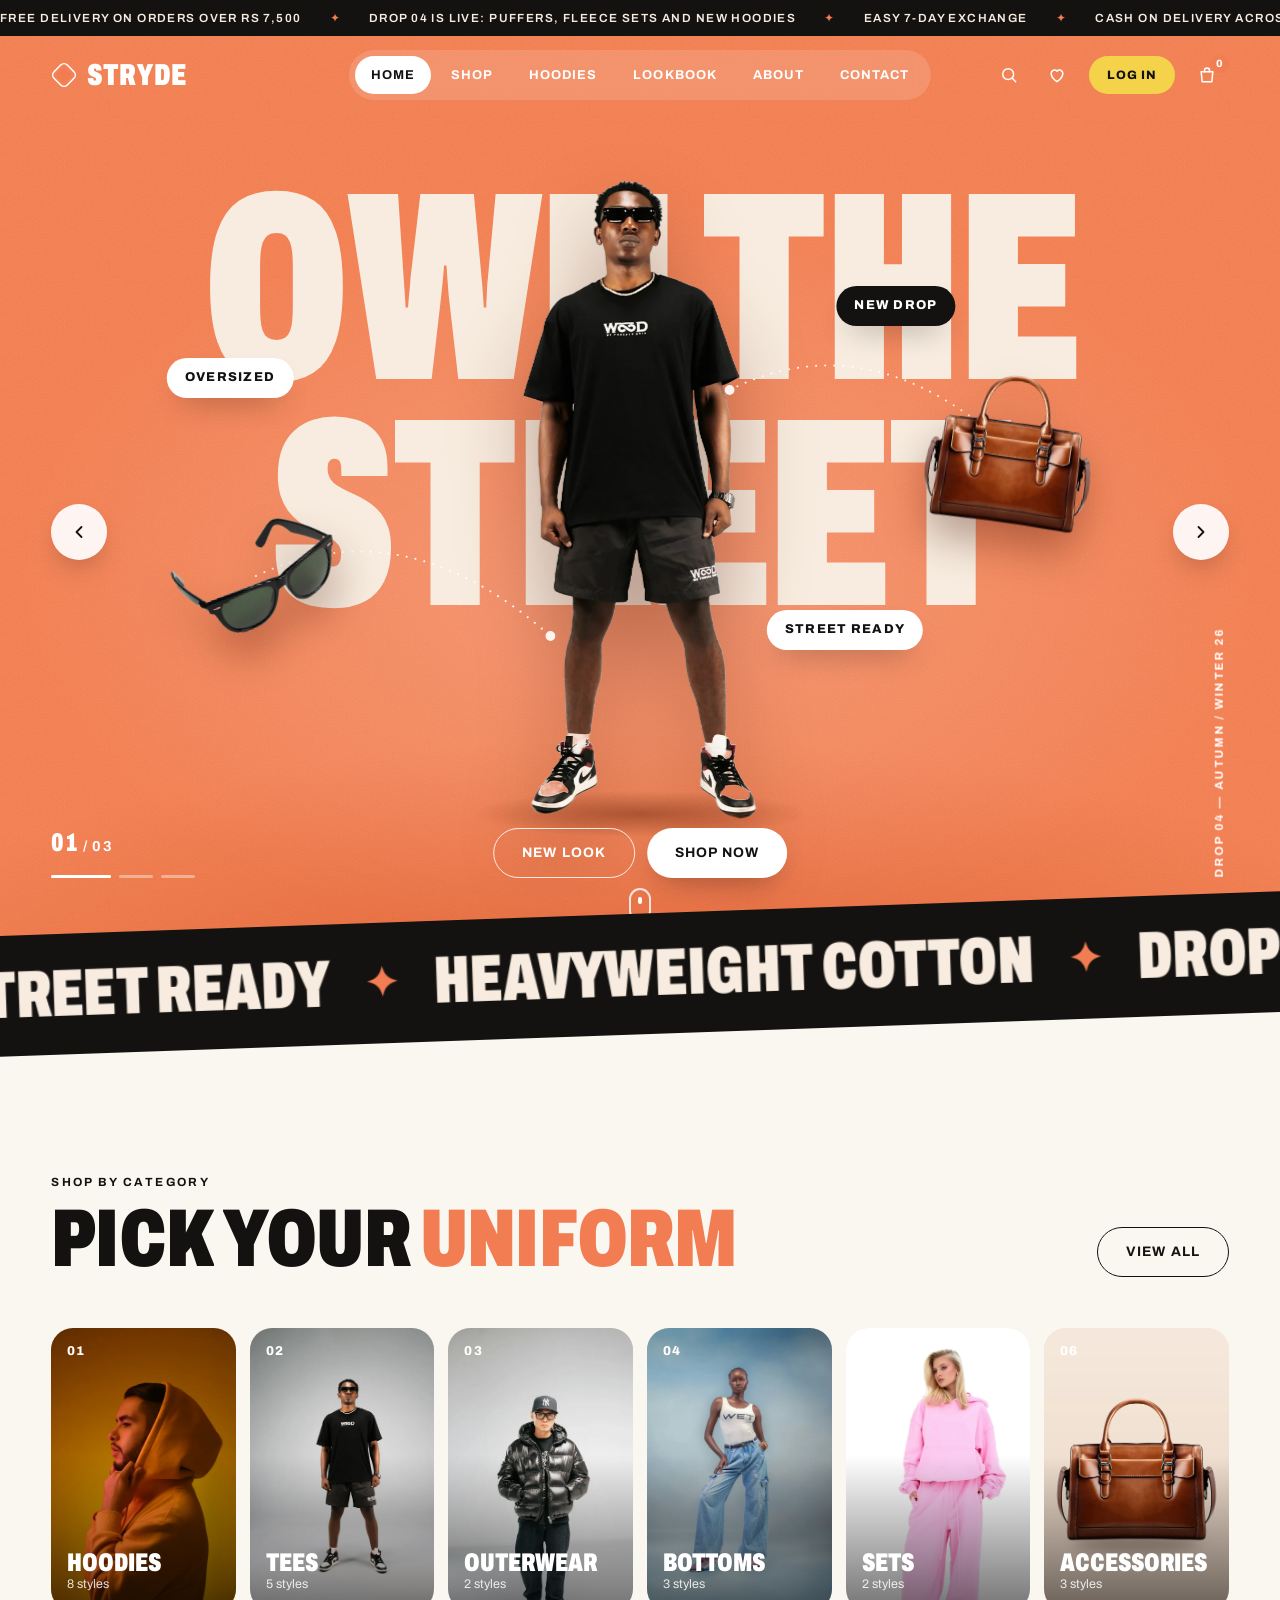
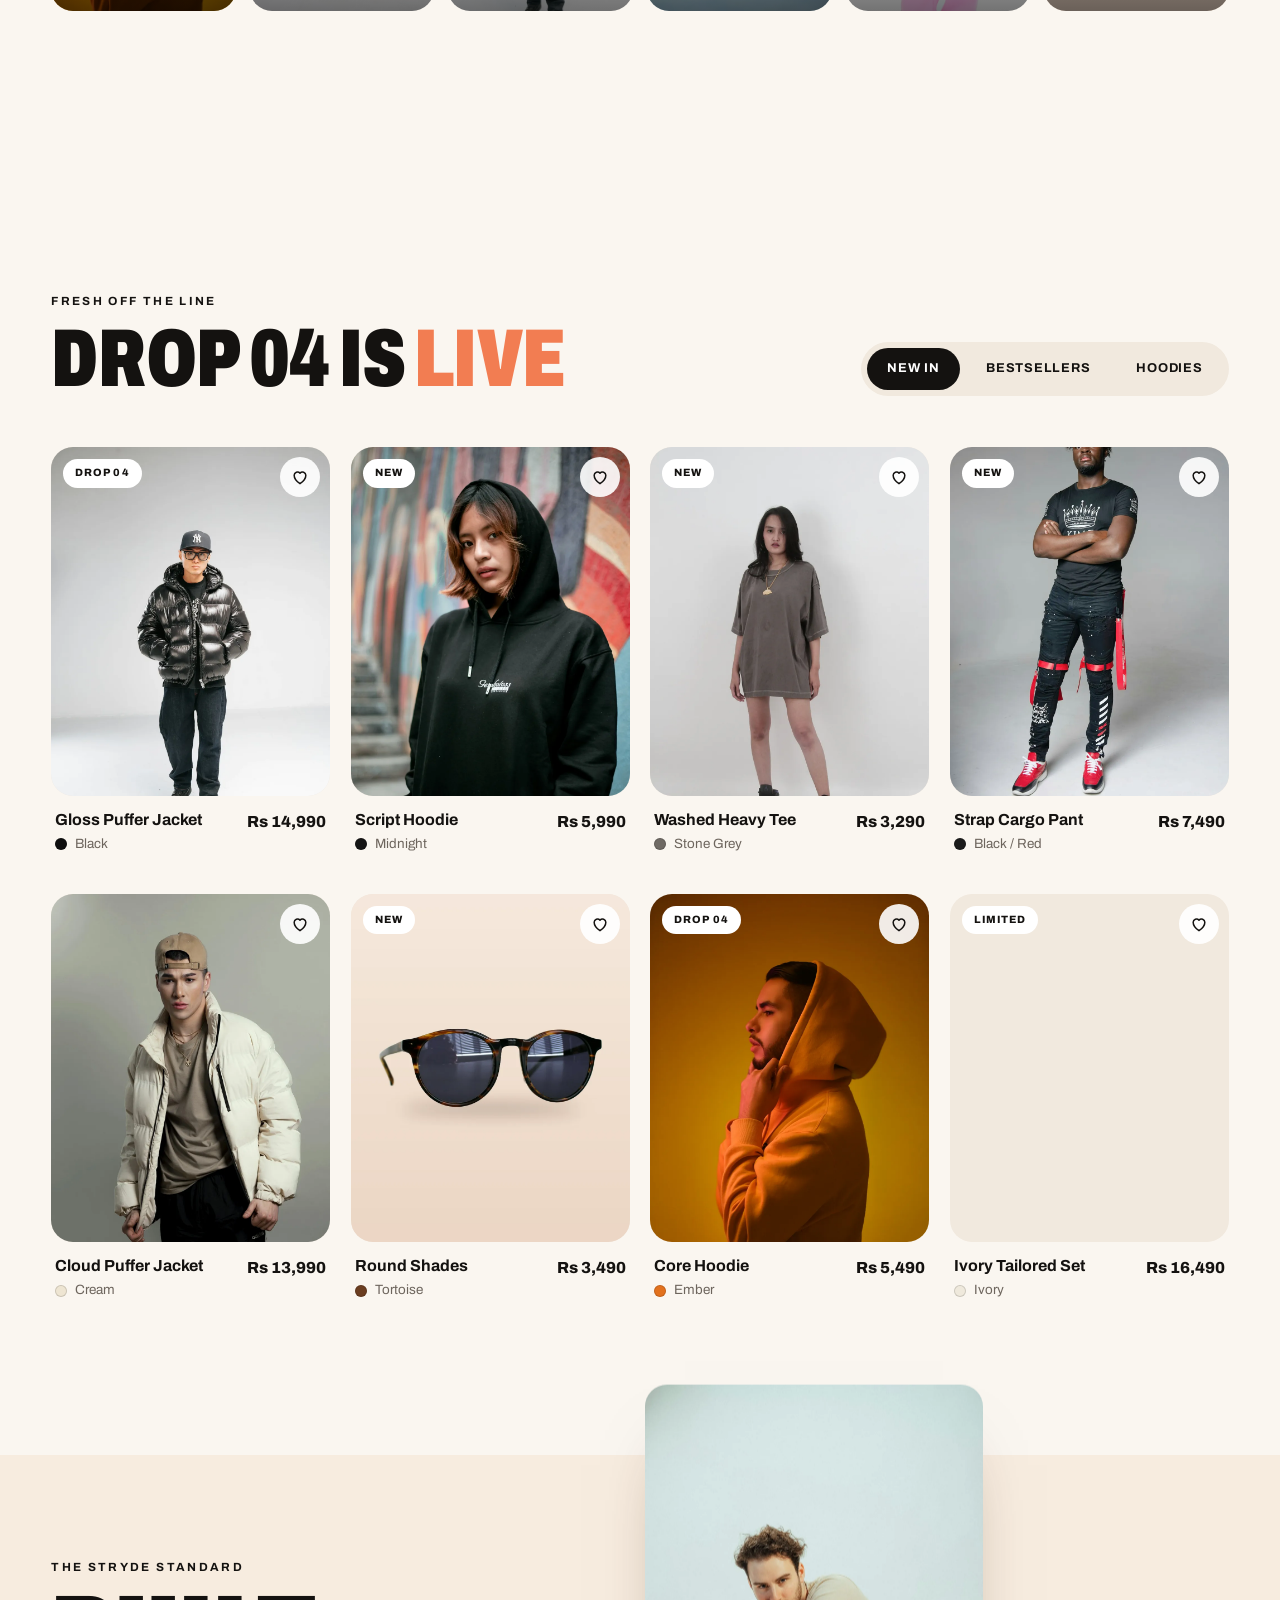
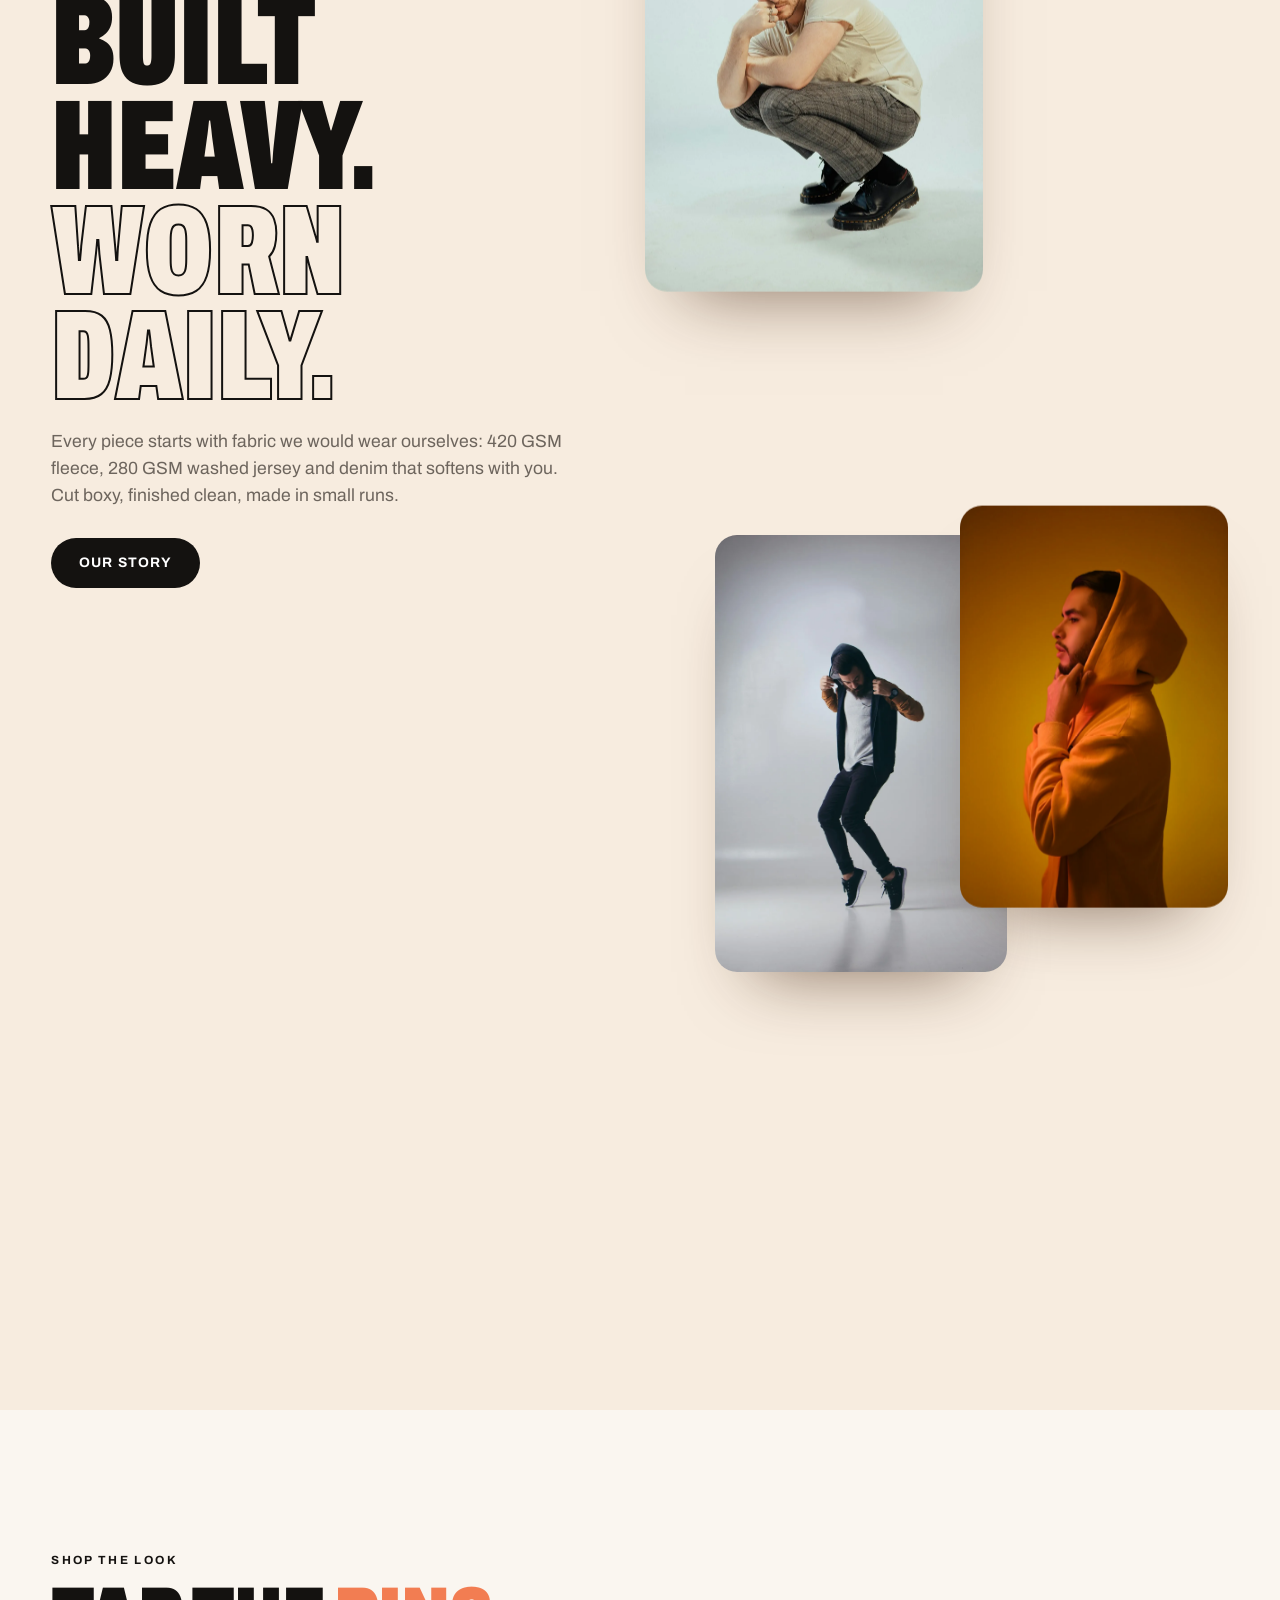
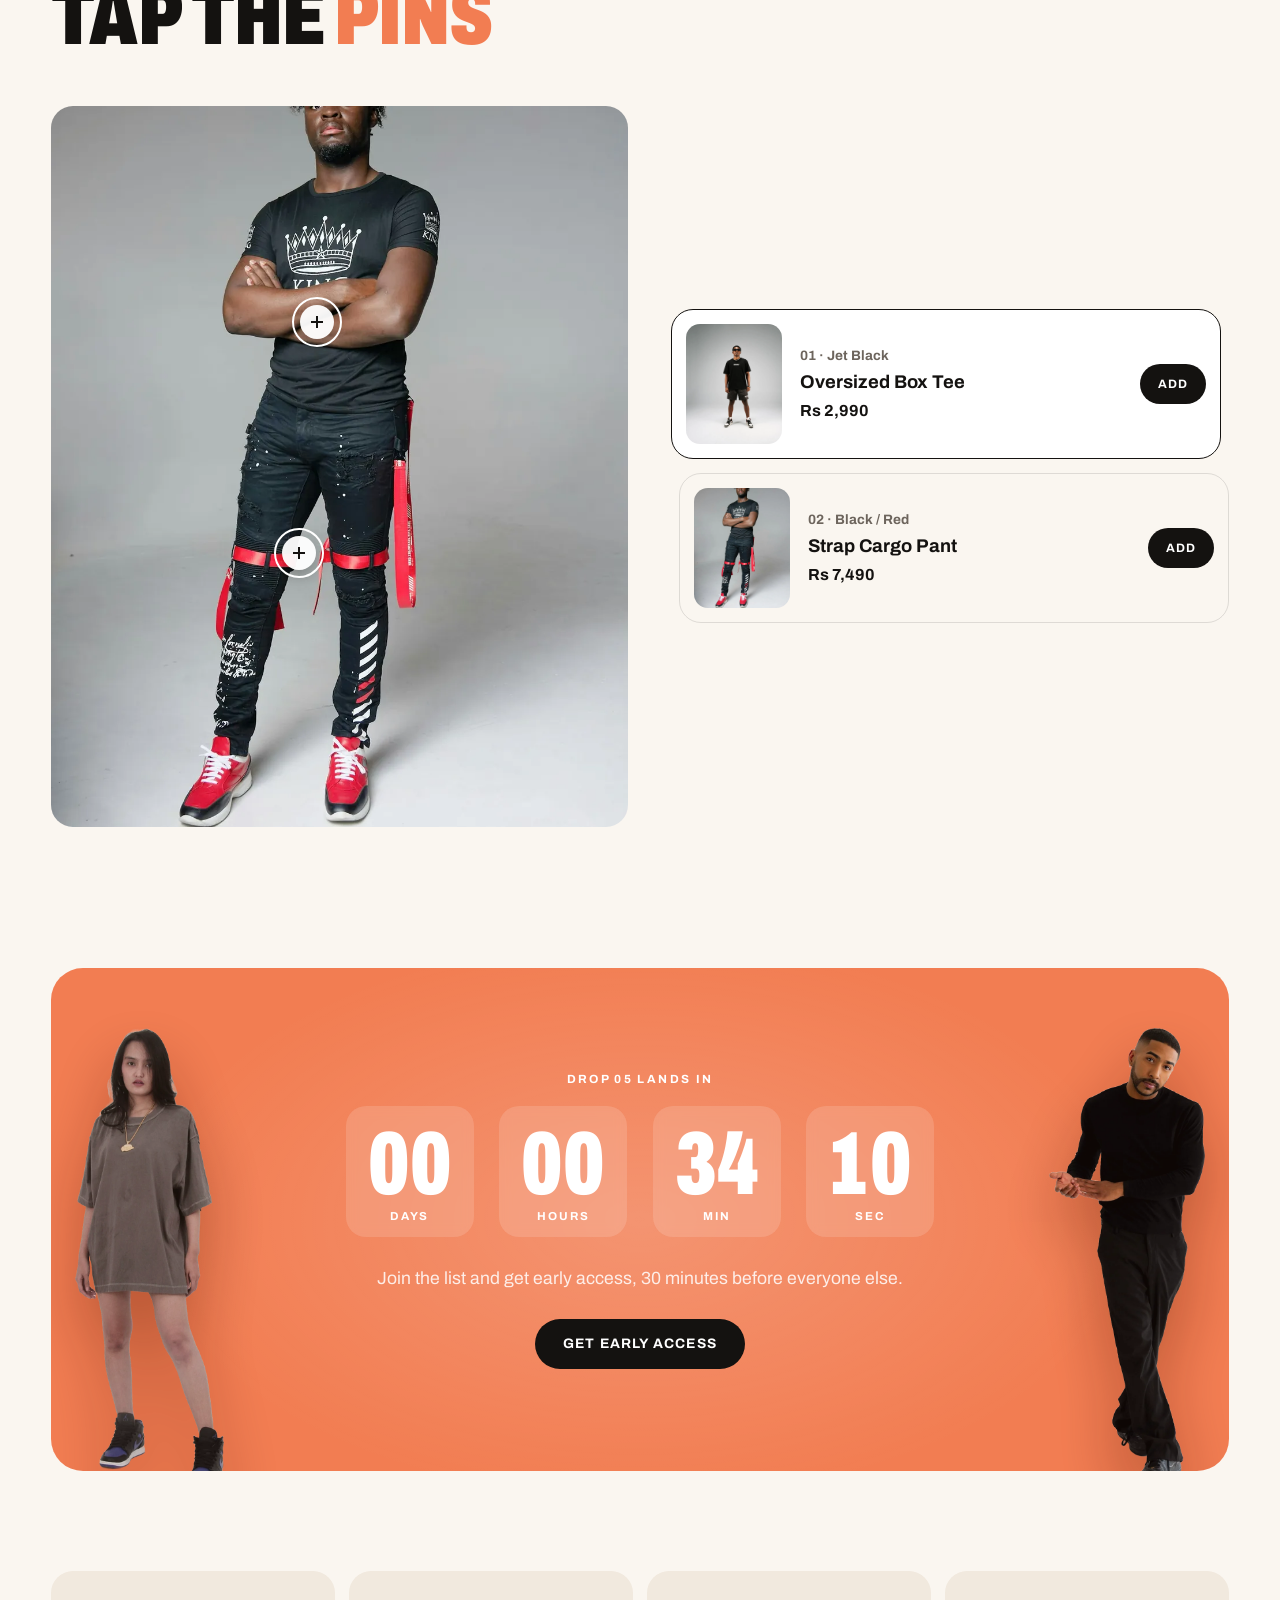
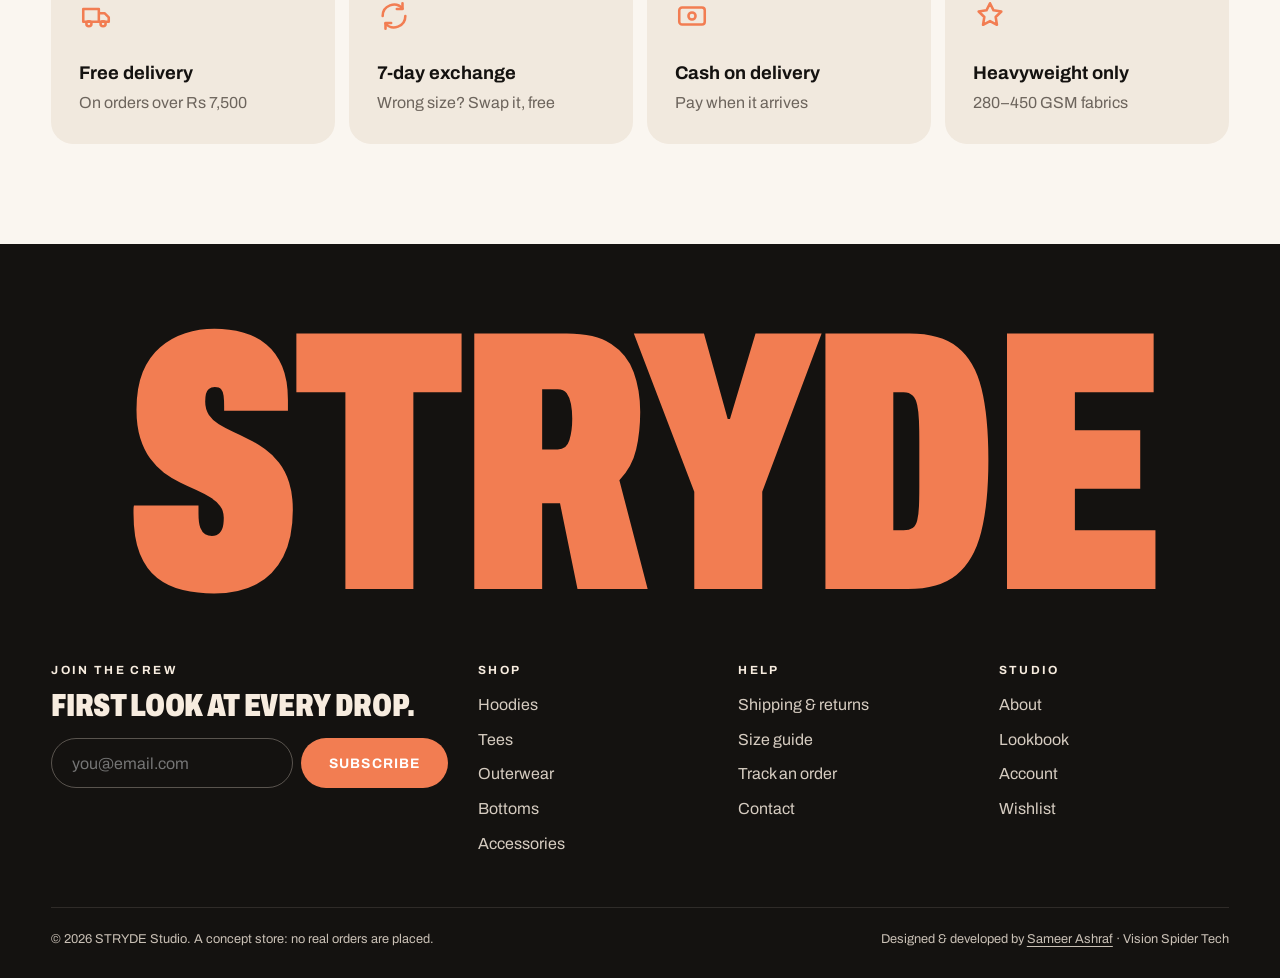
<file: index.html>
<!doctype html>
<html lang="en">
  <head>
    <meta charset="utf-8" />
    <meta name="viewport" content="width=device-width, initial-scale=1" />
    <title>STRYDE — Streetwear Studio | Own the street</title>
    <meta name="description" content="Premium streetwear made in Pakistan. Heavyweight hoodies, oversized tees, puffers and denim. Drop 04 is live." />
    <meta name="theme-color" content="#f27d52" />
    <meta property="og:title" content="STRYDE — Own the street" />
    <meta property="og:description" content="Premium streetwear. Drop 04 is live." />
    <link rel="icon" href="assets/favicon.svg" type="image/svg+xml" />
    <link rel="preconnect" href="https://fonts.googleapis.com" />
    <link rel="preconnect" href="https://fonts.gstatic.com" crossorigin />
    <link href="https://fonts.googleapis.com/css2?family=Archivo:wdth,wght@62..125,400..900&display=swap" rel="stylesheet" />
    <link rel="preload" as="image" href="assets/img/cut/m-tee-shorts.webp" />
    <link rel="stylesheet" href="styles.css" />
  </head>
  <body data-page="home">
    <div class="loader" aria-hidden="true">
      <div class="loader-word"><span>S</span><span>T</span><span>R</span><span>Y</span><span>D</span><span>E</span></div>
      <div class="loader-bar"><i></i></div>
    </div>
    <div data-header></div>

    <main>
      <!-- HERO -->
      <section class="hero" data-hero aria-roledescription="carousel" aria-label="Featured looks">
        <div class="hero-noise" aria-hidden="true"></div>
        <h1 class="hero-word" data-word aria-live="polite">OWN THE STREET</h1>

        <div class="hero-stage" data-stage>
          <div class="hero-shadow" aria-hidden="true"></div>
          <div class="hero-fig-wrap" data-fig-wrap>
            <img class="hero-fig" data-fig src="assets/img/cut/m-tee-shorts.webp" alt="Model in the Oversized Box Tee" />
          </div>
          <svg class="hero-lines" data-lines viewBox="0 0 100 100" preserveAspectRatio="none" aria-hidden="true"></svg>
          <div class="hero-props" data-props aria-hidden="true"></div>
          <div class="hero-tags" data-tags aria-hidden="true"></div>
        </div>

        <div class="hero-cta">
          <a href="lookbook.html" class="btn btn-line-light magnet" data-cta-look>New look</a>
          <a href="shop.html" class="btn btn-light magnet" data-cta-shop>Shop now</a>
        </div>

        <button type="button" class="hero-arrow prev magnet" data-prev aria-label="Previous look"><svg viewBox="0 0 24 24"><path d="M15 6l-6 6 6 6" /></svg></button>
        <button type="button" class="hero-arrow next magnet" data-next aria-label="Next look"><svg viewBox="0 0 24 24"><path d="M9 6l6 6-6 6" /></svg></button>

        <div class="hero-meta">
          <p class="hero-count"><b data-count>01</b> / 03</p>
          <div class="hero-dots" data-dots role="tablist" aria-label="Choose a look"></div>
        </div>
        <p class="hero-side" aria-hidden="true">Drop 04 &mdash; Autumn / Winter 26</p>
        <a href="#drop" class="hero-scroll" aria-label="Scroll to the new drop"><span></span></a>
      </section>

      <!-- MARQUEE -->
      <div class="marquee" aria-hidden="true" data-marquee>
        <div class="marquee-track">
          <span>Oversized</span><b>✦</b><span>Street ready</span><b>✦</b><span>Heavyweight cotton</span><b>✦</b><span>Drop 04</span><b>✦</b><span>Made in Pakistan</span><b>✦</b>
          <span>Oversized</span><b>✦</b><span>Street ready</span><b>✦</b><span>Heavyweight cotton</span><b>✦</b><span>Drop 04</span><b>✦</b><span>Made in Pakistan</span><b>✦</b>
        </div>
      </div>

      <!-- CATEGORIES -->
      <section class="section cats-sec">
        <div class="sec-head">
          <div>
            <p class="kicker rv">Shop by category</p>
            <h2 class="h2 split">Pick your <em>uniform</em></h2>
          </div>
          <a href="shop.html" class="btn btn-line rv magnet">View all</a>
        </div>
        <div class="cats" data-cats></div>
      </section>

      <!-- NEW DROP -->
      <section class="section" id="drop">
        <div class="sec-head">
          <div>
            <p class="kicker rv">Fresh off the line</p>
            <h2 class="h2 split">Drop 04 is <em>live</em></h2>
          </div>
          <div class="tabs rv" role="tablist" aria-label="Filter the drop" data-drop-tabs>
            <button type="button" class="tab on" role="tab" aria-selected="true" data-set="new">New in</button>
            <button type="button" class="tab" role="tab" aria-selected="false" data-set="best">Bestsellers</button>
            <button type="button" class="tab" role="tab" aria-selected="false" data-set="hoodies">Hoodies</button>
          </div>
        </div>
        <div class="grid" data-drop></div>
      </section>

      <!-- STICKY STORY -->
      <section class="story" data-story>
        <div class="story-sticky">
          <p class="kicker">The STRYDE standard</p>
          <h2 class="story-word"><span>Built</span><span>heavy.</span><span class="o">Worn</span><span class="o">daily.</span></h2>
          <p class="lead">Every piece starts with fabric we would wear ourselves: 420 GSM fleece, 280 GSM washed jersey and denim that softens with you. Cut boxy, finished clean, made in small runs.</p>
          <a href="about.html" class="btn btn-ink magnet">Our story</a>
        </div>
        <div class="story-imgs">
          <figure class="story-img s1" data-speed="0.12"><img src="assets/img/l/crouch.webp" alt="Model crouching in a washed tee and checked trousers" loading="lazy" /></figure>
          <figure class="story-img s2" data-speed="-0.08"><img src="assets/img/l/ember-tall.webp" alt="Model in the ember Core Hoodie" loading="lazy" /></figure>
          <figure class="story-img s3" data-speed="0.18"><img src="assets/img/l/dance.webp" alt="Model in a black hoodie mid-move" loading="lazy" /></figure>
        </div>
      </section>

      <!-- SHOP THE LOOK -->
      <section class="section look-sec">
        <div class="sec-head">
          <div>
            <p class="kicker rv">Shop the look</p>
            <h2 class="h2 split">Tap the <em>pins</em></h2>
          </div>
        </div>
        <div class="look" data-look>
          <div class="look-img rv">
            <img src="assets/img/p/strap-cargo-black.webp" alt="Model in the Strap Cargo Pant and a black tee" loading="lazy" />
            <button type="button" class="pin" style="left:46%;top:30%" data-pin="box-tee-black" aria-label="Show the Oversized Box Tee"><span></span></button>
            <button type="button" class="pin" style="left:43%;top:62%" data-pin="strap-cargo-black" aria-label="Show the Strap Cargo Pant"><span></span></button>
          </div>
          <div class="look-list" data-look-list></div>
        </div>
      </section>

      <!-- COUNTDOWN -->
      <section class="countdown-sec" data-cd-sec>
        <div class="cd-inner">
          <p class="kicker">Drop 05 lands in</p>
          <div class="cd" data-cd aria-live="off">
            <div><b data-d>00</b><span>Days</span></div>
            <div><b data-h>00</b><span>Hours</span></div>
            <div><b data-m>00</b><span>Min</span></div>
            <div><b data-s>00</b><span>Sec</span></div>
          </div>
          <p class="lead">Join the list and get early access, 30 minutes before everyone else.</p>
          <a href="#news-email" class="btn btn-ink magnet" data-focus-news>Get early access</a>
        </div>
        <img class="cd-fig" src="assets/img/cut/w-grey-tee.webp" alt="" aria-hidden="true" loading="lazy" />
        <img class="cd-fig two" src="assets/img/cut/m-black.webp" alt="" aria-hidden="true" loading="lazy" />
      </section>

      <!-- PERKS -->
      <section class="perks">
        <div class="perk rv"><svg viewBox="0 0 24 24"><path d="M3 7h11v9H3zM14 10h4l3 3v3h-7z"/><circle cx="7" cy="17.5" r="1.8"/><circle cx="17" cy="17.5" r="1.8"/></svg><h3>Free delivery</h3><p>On orders over Rs 7,500</p></div>
        <div class="perk rv"><svg viewBox="0 0 24 24"><path d="M4 12a8 8 0 0 1 14-5.3M20 12a8 8 0 0 1-14 5.3"/><path d="M18 3v4h-4M6 21v-4h4"/></svg><h3>7-day exchange</h3><p>Wrong size? Swap it, free</p></div>
        <div class="perk rv"><svg viewBox="0 0 24 24"><rect x="3" y="6" width="18" height="12" rx="2"/><circle cx="12" cy="12" r="2.5"/></svg><h3>Cash on delivery</h3><p>Pay when it arrives</p></div>
        <div class="perk rv"><svg viewBox="0 0 24 24"><path d="M12 3l2.5 5 5.5.8-4 3.9.9 5.5L12 15.6 7.1 18.2l.9-5.5-4-3.9L9.5 8z"/></svg><h3>Heavyweight only</h3><p>280&ndash;450 GSM fabrics</p></div>
      </section>
    </main>

    <div data-footer></div>
    <script src="js/data.js"></script>
    <script src="js/store.js"></script>
    <script src="js/home.js"></script>
  </body>
</html>
</file>
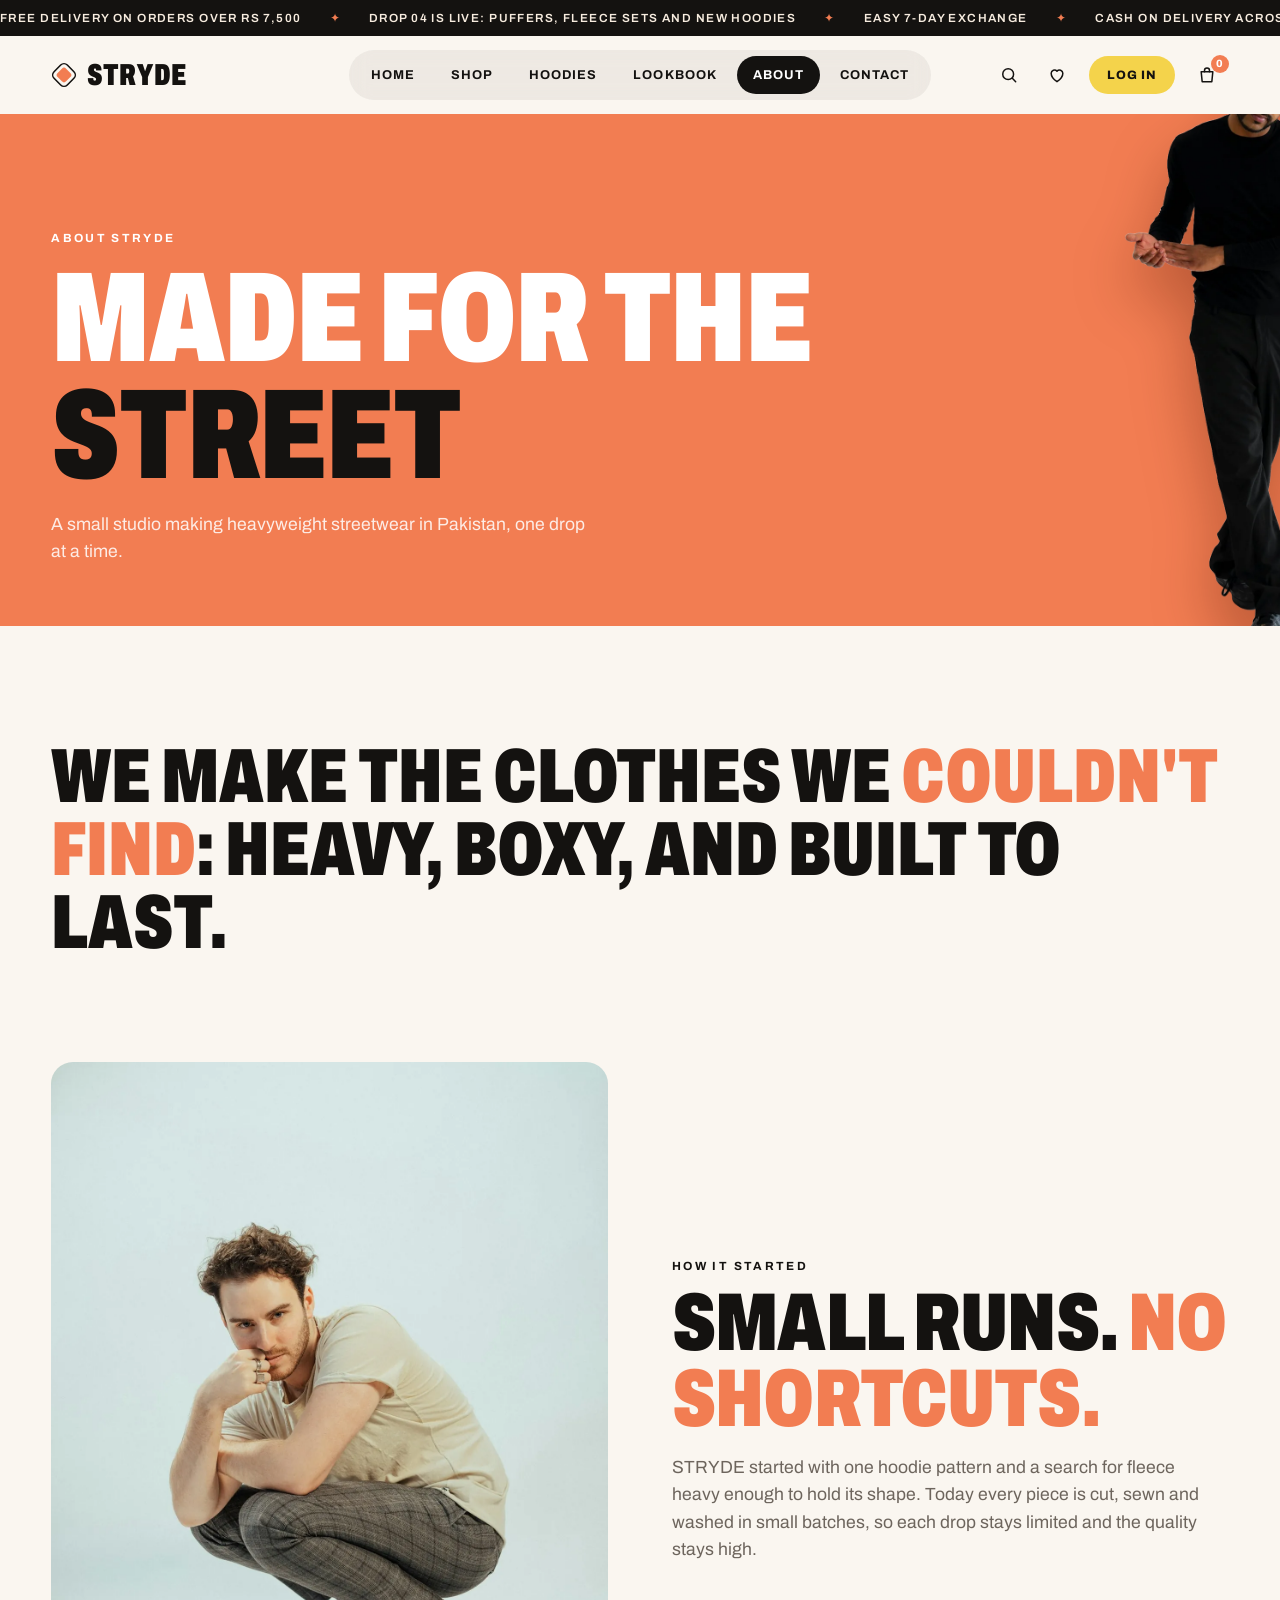
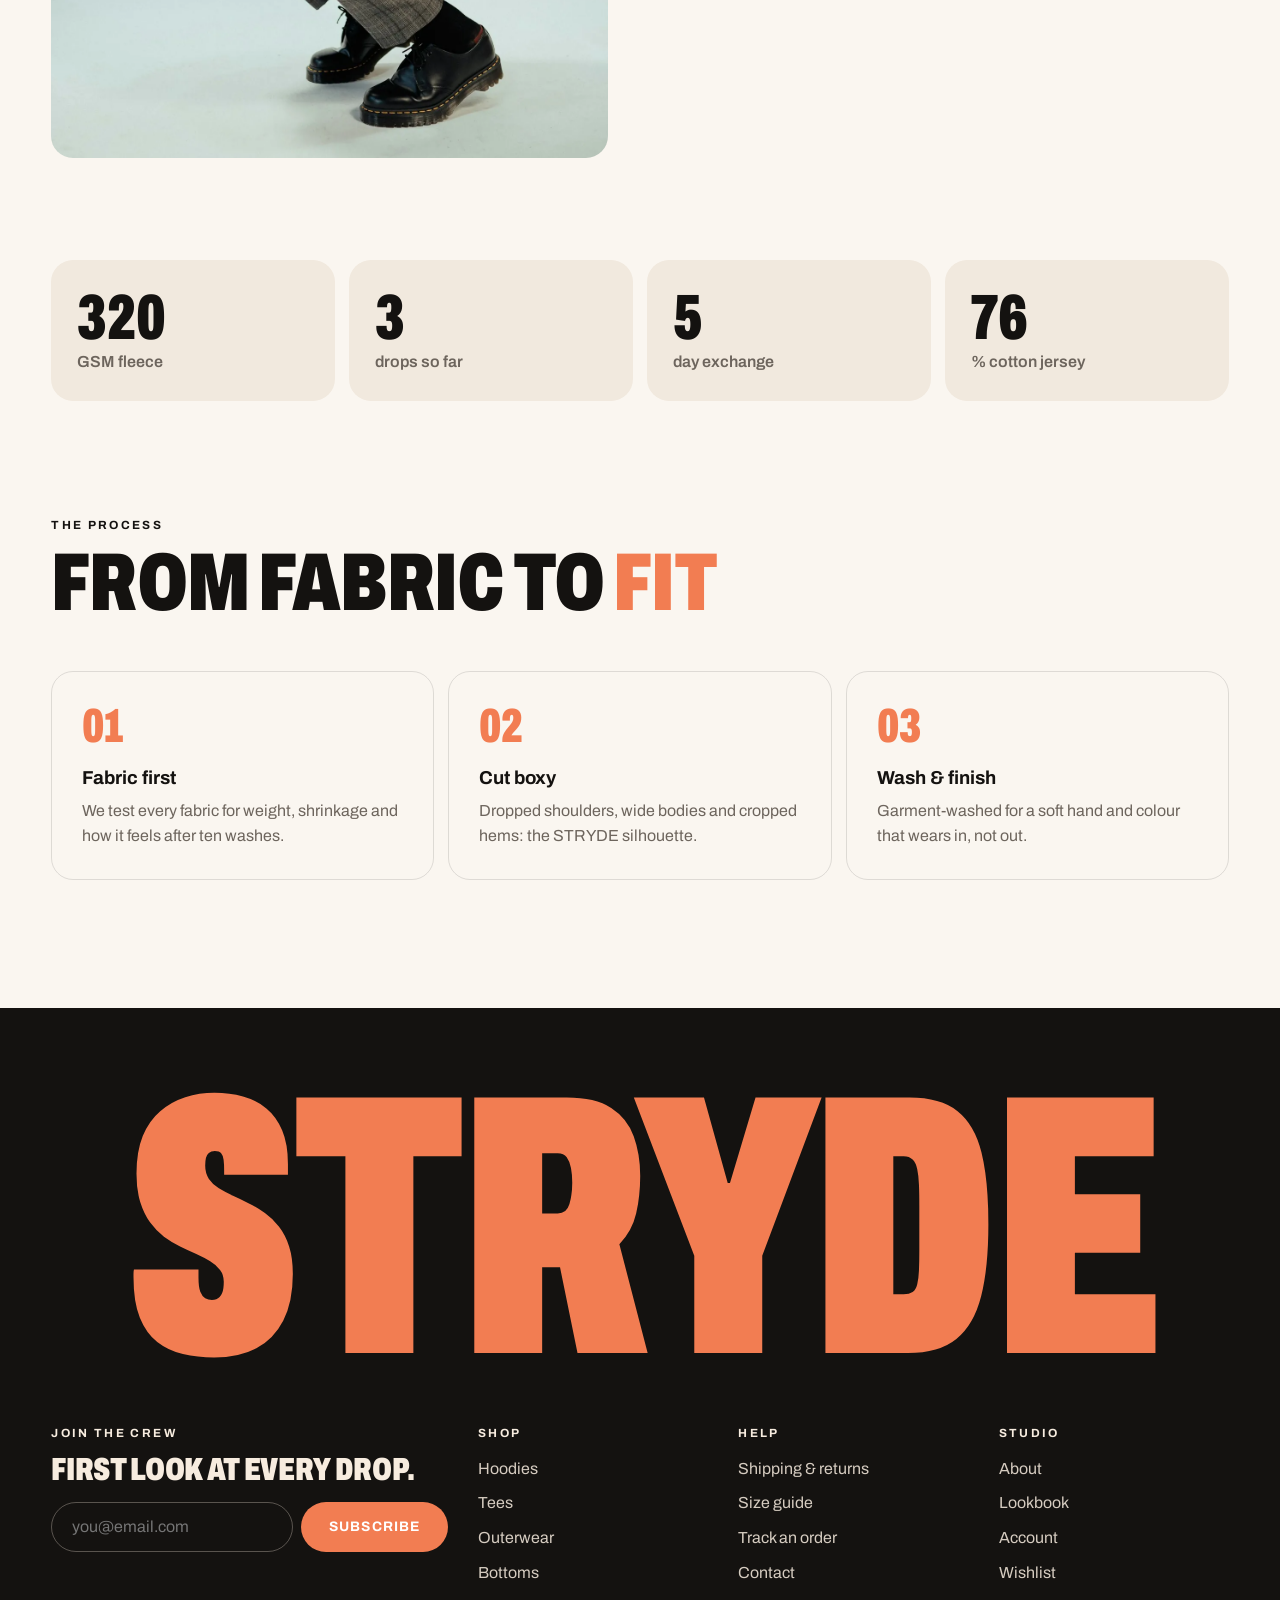
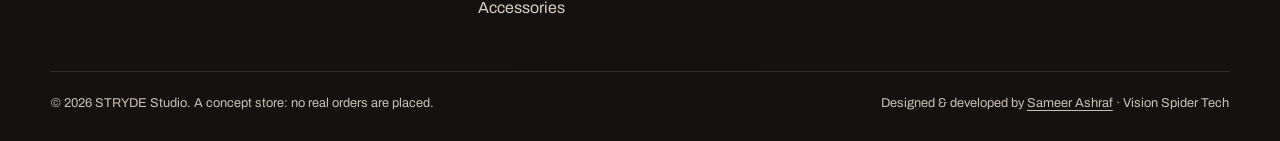
<file: about.html>
<!doctype html>
<html lang="en">
  <head>
    <meta charset="utf-8" />
    <meta name="viewport" content="width=device-width, initial-scale=1" />
    <title>About — STRYDE</title>
    <meta name="description" content="The story behind STRYDE streetwear." />
    <meta name="theme-color" content="#f27d52" />
    <link rel="icon" href="assets/favicon.svg" type="image/svg+xml" />
    <link rel="preconnect" href="https://fonts.googleapis.com" />
    <link rel="preconnect" href="https://fonts.gstatic.com" crossorigin />
    <link href="https://fonts.googleapis.com/css2?family=Archivo:wdth,wght@62..125,400..900&display=swap" rel="stylesheet" />
    <link rel="stylesheet" href="styles.css" />
  </head>
  <body data-page="about">
    <div data-header></div>
    <main>
      <section class="phead phead-coral">
        <p class="kicker">About STRYDE</p>
        <h1 class="h1 split">Made for the <em>street</em></h1>
        <p class="lead">A small studio making heavyweight streetwear in Pakistan, one drop at a time.</p>
        <img class="phead-fig" src="assets/img/cut/m-black.webp" alt="" aria-hidden="true" />
      </section>
      <section class="page" style="padding-top:clamp(70px,9vw,120px)">
        <p class="big-quote split">We make the clothes we <em>couldn't find</em>: heavy, boxy, and built to last.</p>
        <div class="about-grid">
          <img class="rv" src="assets/img/l/crouch.webp" alt="Model in a washed tee" loading="lazy" />
          <div>
            <p class="kicker rv">How it started</p>
            <h2 class="h2 split">Small runs. <em>No shortcuts.</em></h2>
            <p class="lead rv">STRYDE started with one hoodie pattern and a search for fleece heavy enough to hold its shape. Today every piece is cut, sewn and washed in small batches, so each drop stays limited and the quality stays high.</p>
          </div>
        </div>
        <div class="nums">
          <div class="num rv"><b data-n="420">0</b><span>GSM fleece</span></div>
          <div class="num rv"><b data-n="4">0</b><span>drops so far</span></div>
          <div class="num rv"><b data-n="7">0</b><span>day exchange</span></div>
          <div class="num rv"><b data-n="100">0</b><span>% cotton jersey</span></div>
        </div>
        <div class="sec-head" style="margin-top:clamp(70px,9vw,120px)"><div><p class="kicker rv">The process</p><h2 class="h2 split">From fabric to <em>fit</em></h2></div></div>
        <div class="steps">
          <div class="step rv"><b>01</b><h3>Fabric first</h3><p>We test every fabric for weight, shrinkage and how it feels after ten washes.</p></div>
          <div class="step rv"><b>02</b><h3>Cut boxy</h3><p>Dropped shoulders, wide bodies and cropped hems: the STRYDE silhouette.</p></div>
          <div class="step rv"><b>03</b><h3>Wash &amp; finish</h3><p>Garment-washed for a soft hand and colour that wears in, not out.</p></div>
        </div>
      </section>
    </main>
    <div data-footer></div>
    <script src="js/data.js"></script>
    <script src="js/store.js"></script>
    <script src="js/pages.js"></script>
  </body>
</html>
</file>
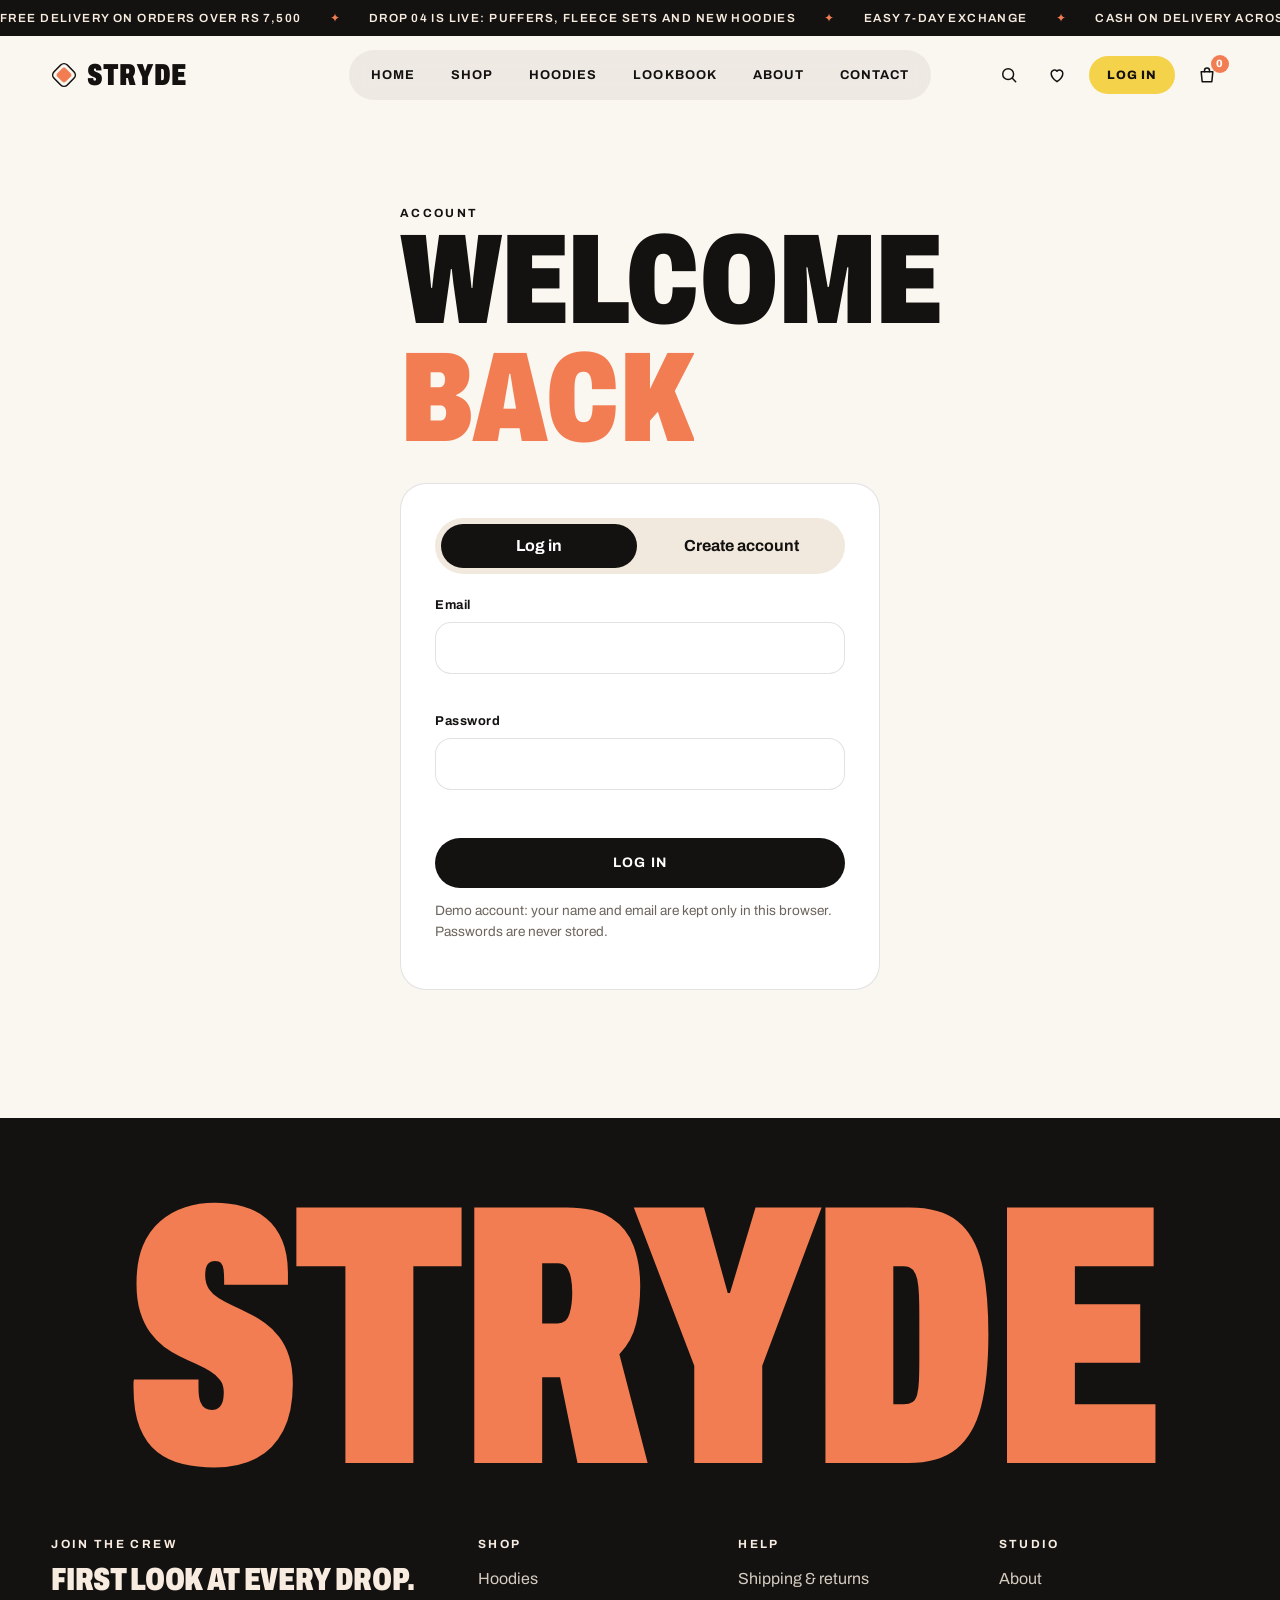
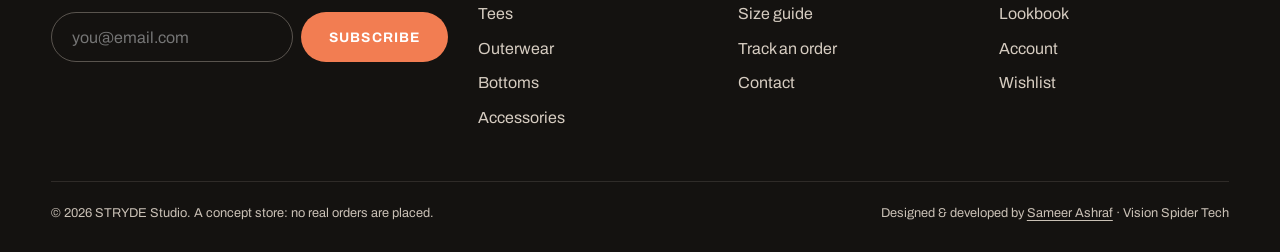
<file: account.html>
<!doctype html>
<html lang="en">
  <head>
    <meta charset="utf-8" />
    <meta name="viewport" content="width=device-width, initial-scale=1" />
    <title>Account — STRYDE</title>
    <meta name="description" content="Log in or create an account." />
    <meta name="theme-color" content="#faf6f0" />
    <link rel="icon" href="assets/favicon.svg" type="image/svg+xml" />
    <link rel="preconnect" href="https://fonts.googleapis.com" />
    <link rel="preconnect" href="https://fonts.gstatic.com" crossorigin />
    <link href="https://fonts.googleapis.com/css2?family=Archivo:wdth,wght@62..125,400..900&display=swap" rel="stylesheet" />
    <link rel="stylesheet" href="styles.css" />
  </head>
  <body data-page="account">
    <div data-header></div>
    <main>
      <section class="page" style="padding-top:clamp(50px,7vw,90px)"><div class="auth" data-auth></div></section>
    </main>
    <div data-footer></div>
    <script src="js/data.js"></script>
    <script src="js/store.js"></script>
    <script src="js/pages.js"></script>
  </body>
</html>
</file>
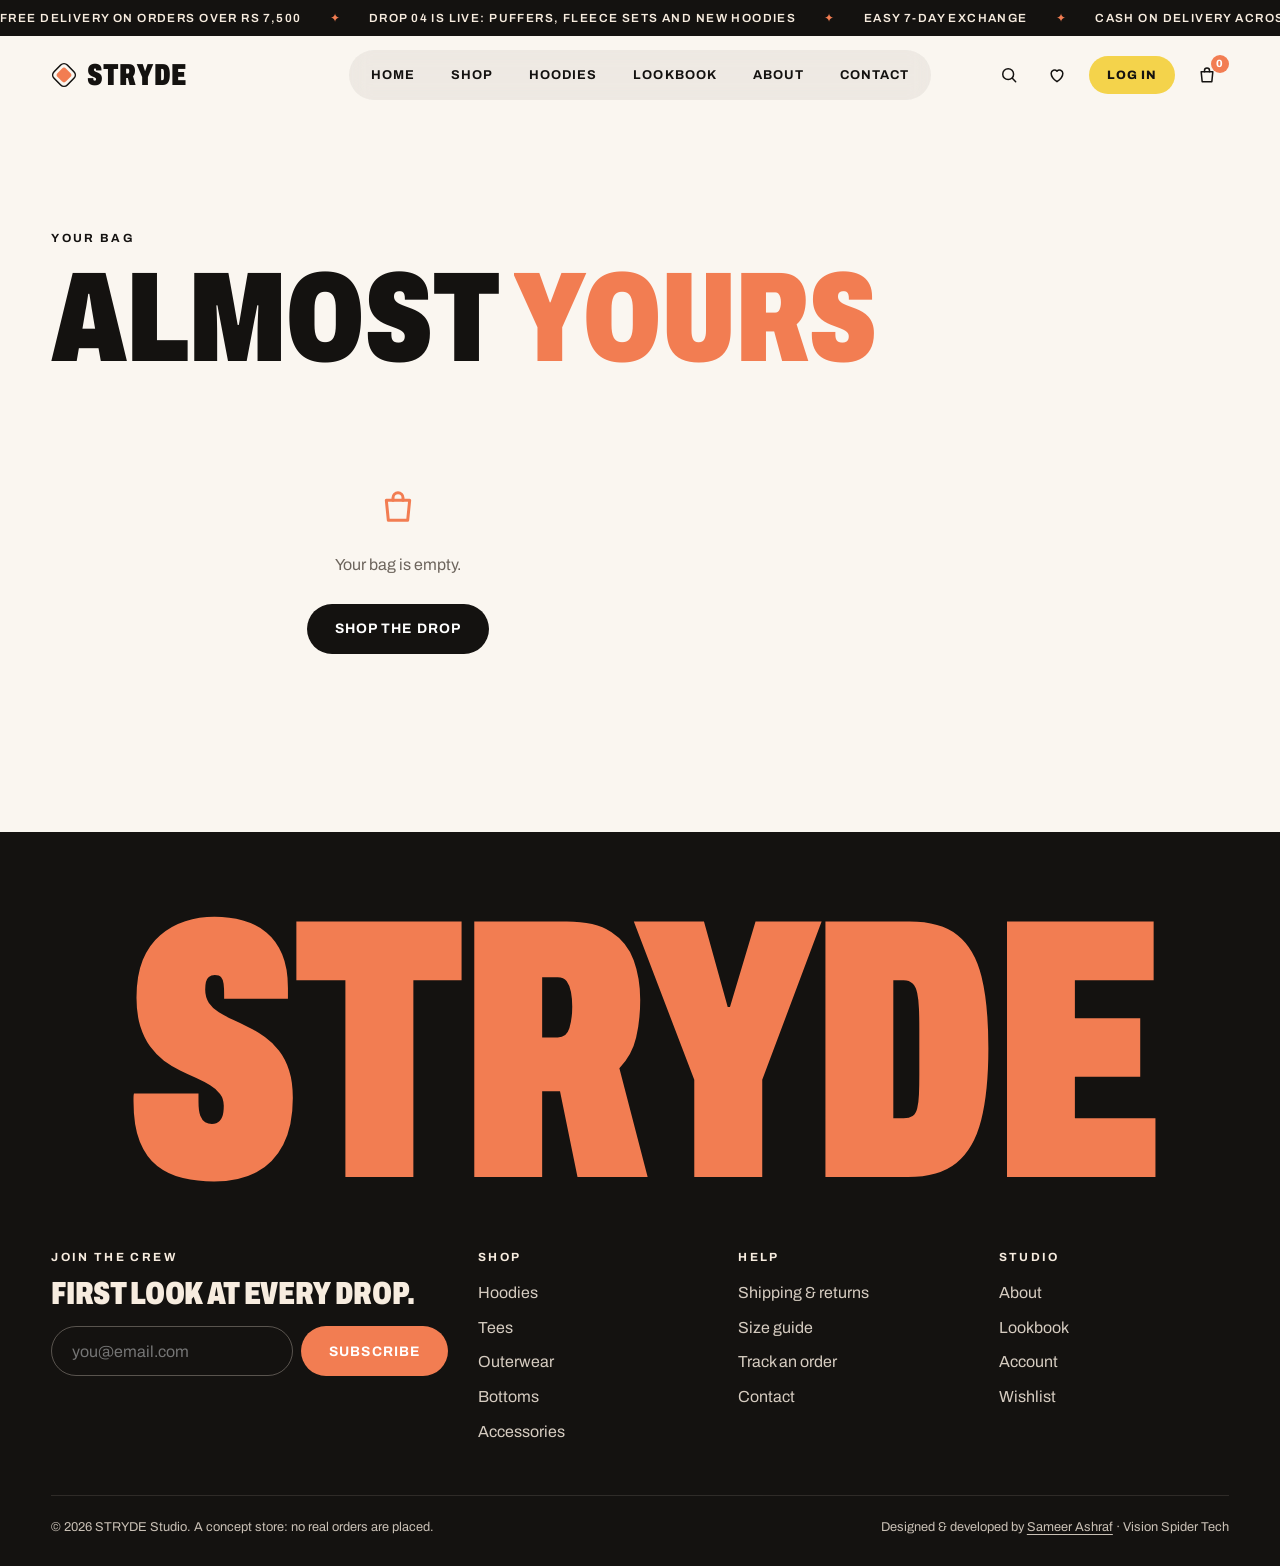
<file: cart.html>
<!doctype html>
<html lang="en">
  <head>
    <meta charset="utf-8" />
    <meta name="viewport" content="width=device-width, initial-scale=1" />
    <title>Your bag — STRYDE</title>
    <meta name="description" content="Your shopping bag." />
    <meta name="theme-color" content="#faf6f0" />
    <link rel="icon" href="assets/favicon.svg" type="image/svg+xml" />
    <link rel="preconnect" href="https://fonts.googleapis.com" />
    <link rel="preconnect" href="https://fonts.gstatic.com" crossorigin />
    <link href="https://fonts.googleapis.com/css2?family=Archivo:wdth,wght@62..125,400..900&display=swap" rel="stylesheet" />
    <link rel="stylesheet" href="styles.css" />
  </head>
  <body data-page="cart">
    <div data-header></div>
    <main>
      <section class="phead"><p class="kicker">Your bag</p><h1 class="h1 split">Almost <em>yours</em></h1></section>
      <section class="page">
        <div class="bag-grid">
          <div data-lines></div>
          <aside class="summary" data-summary>
            <p class="h4">Summary</p>
            <form class="promo" data-promo><label class="sr" for="promo">Promo code</label><input class="input" id="promo" placeholder="Promo code" data-promo-in /><button class="btn btn-line" type="submit">Apply</button></form>
            <p class="promo-msg" data-promo-msg></p>
            <dl class="totals" data-totals></dl>
            <a href="checkout.html" class="btn btn-ink btn-block magnet" data-checkout>Checkout</a>
            <a href="shop.html" class="btn btn-line btn-block">Keep shopping</a>
          </aside>
        </div>
      </section>
    </main>
    <div data-footer></div>
    <script src="js/data.js"></script>
    <script src="js/store.js"></script>
    <script src="js/pages.js"></script>
  </body>
</html>
</file>
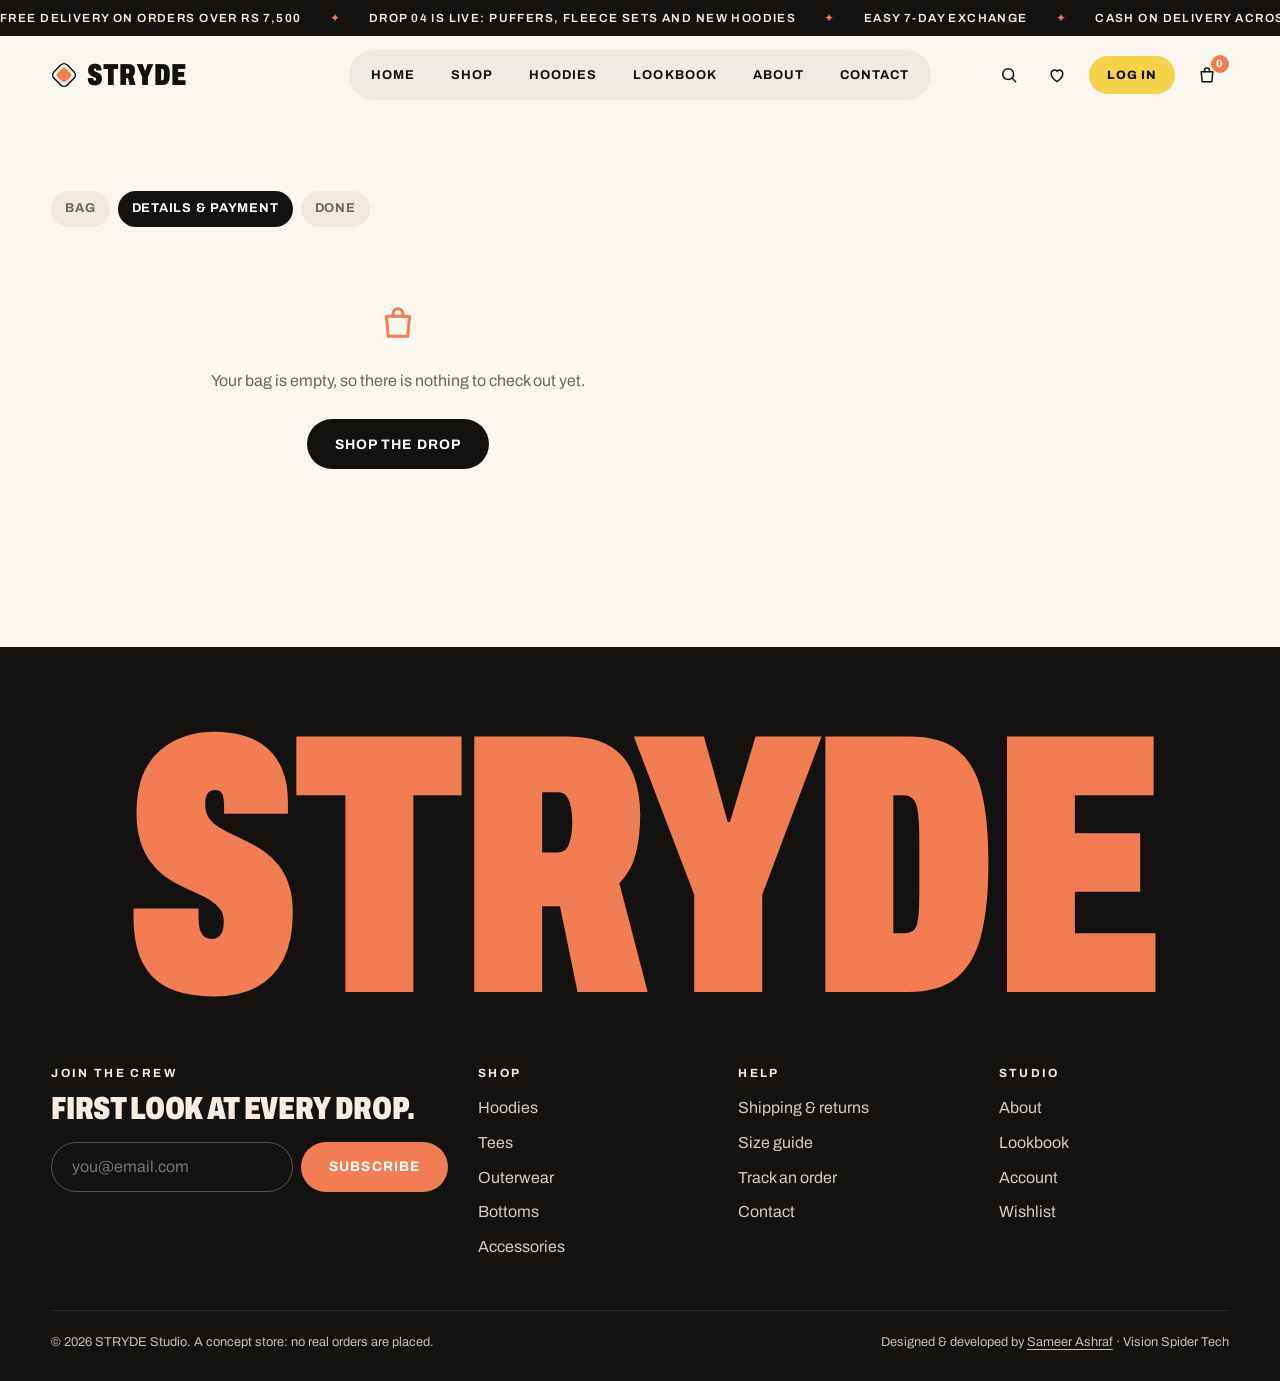
<file: checkout.html>
<!doctype html>
<html lang="en">
  <head>
    <meta charset="utf-8" />
    <meta name="viewport" content="width=device-width, initial-scale=1" />
    <title>Checkout — STRYDE</title>
    <meta name="description" content="Checkout." />
    <meta name="theme-color" content="#faf6f0" />
    <link rel="icon" href="assets/favicon.svg" type="image/svg+xml" />
    <link rel="preconnect" href="https://fonts.googleapis.com" />
    <link rel="preconnect" href="https://fonts.gstatic.com" crossorigin />
    <link href="https://fonts.googleapis.com/css2?family=Archivo:wdth,wght@62..125,400..900&display=swap" rel="stylesheet" />
    <link rel="stylesheet" href="styles.css" />
  </head>
  <body data-page="checkout">
    <div data-header></div>
    <main>
      <section class="page" style="padding-top:clamp(40px,6vw,80px)">
        <div class="co-steps"><span>Bag</span><span class="on">Details &amp; payment</span><span>Done</span></div>
        <div class="bag-grid">
          <form class="co" data-co novalidate>
            <fieldset>
              <legend>Contact</legend>
              <div class="field-row">
                <div class="field" data-field><label for="o-name">Full name</label><input id="o-name" required autocomplete="name" /><p class="ferr"></p></div>
                <div class="field" data-field><label for="o-phone">Mobile</label><input id="o-phone" required data-type="phone" inputmode="tel" autocomplete="tel" placeholder="0300 1234567" /><p class="ferr"></p></div>
              </div>
              <div class="field" data-field><label for="o-email">Email for your receipt</label><input id="o-email" type="email" required autocomplete="email" /><p class="ferr"></p></div>
            </fieldset>
            <fieldset>
              <legend>Delivery</legend>
              <div class="field" data-field><label for="o-addr">Address</label><input id="o-addr" required autocomplete="street-address" placeholder="House, street, area" /><p class="ferr"></p></div>
              <div class="field-row">
                <div class="field" data-field><label for="o-city">City</label><select id="o-city" required><option value="">Choose a city</option><option>Lahore</option><option>Karachi</option><option>Islamabad</option><option>Rawalpindi</option><option>Faisalabad</option><option>Multan</option><option>Gujrat</option><option>Peshawar</option><option>Sialkot</option><option>Other</option></select><p class="ferr"></p></div>
                <div class="field" data-field><label for="o-zip">Postal code (optional)</label><input id="o-zip" inputmode="numeric" autocomplete="postal-code" /><p class="ferr"></p></div>
              </div>
              <label class="opt"><input type="radio" name="ship" value="standard" checked /><span><b>Standard</b><small>2&ndash;4 working days</small></span><em data-ship-std>Rs 250</em></label>
              <label class="opt"><input type="radio" name="ship" value="express" /><span><b>Express</b><small>Next day in Lahore, Karachi, Islamabad</small></span><em>Rs 600</em></label>
            </fieldset>
            <fieldset>
              <legend>Payment</legend>
              <label class="opt"><input type="radio" name="pay" value="Cash on delivery" checked /><span><b>Cash on delivery</b><small>Pay the rider when it arrives</small></span></label>
              <label class="opt"><input type="radio" name="pay" value="Card (demo)" /><span><b>Debit / credit card</b><small>Demo only: no card details are collected</small></span></label>
              <label class="opt"><input type="radio" name="pay" value="Bank transfer" /><span><b>Bank transfer</b><small>We send account details by email</small></span></label>
            </fieldset>
            <button type="submit" class="btn btn-ink btn-block magnet">Place order</button>
            <p class="muted small" style="margin-top:12px">This is a concept store. No real order is placed and nothing is charged.</p>
          </form>
          <aside class="summary">
            <p class="h4">Order</p>
            <div data-co-lines></div>
            <form class="promo" data-promo style="margin-top:16px"><label class="sr" for="promo2">Promo code</label><input class="input" id="promo2" placeholder="Promo code" data-promo-in /><button class="btn btn-line" type="submit">Apply</button></form>
            <p class="promo-msg" data-promo-msg></p>
            <dl class="totals" data-totals></dl>
          </aside>
        </div>
      </section>
    </main>
    <div data-footer></div>
    <script src="js/data.js"></script>
    <script src="js/store.js"></script>
    <script src="js/pages.js"></script>
  </body>
</html>
</file>
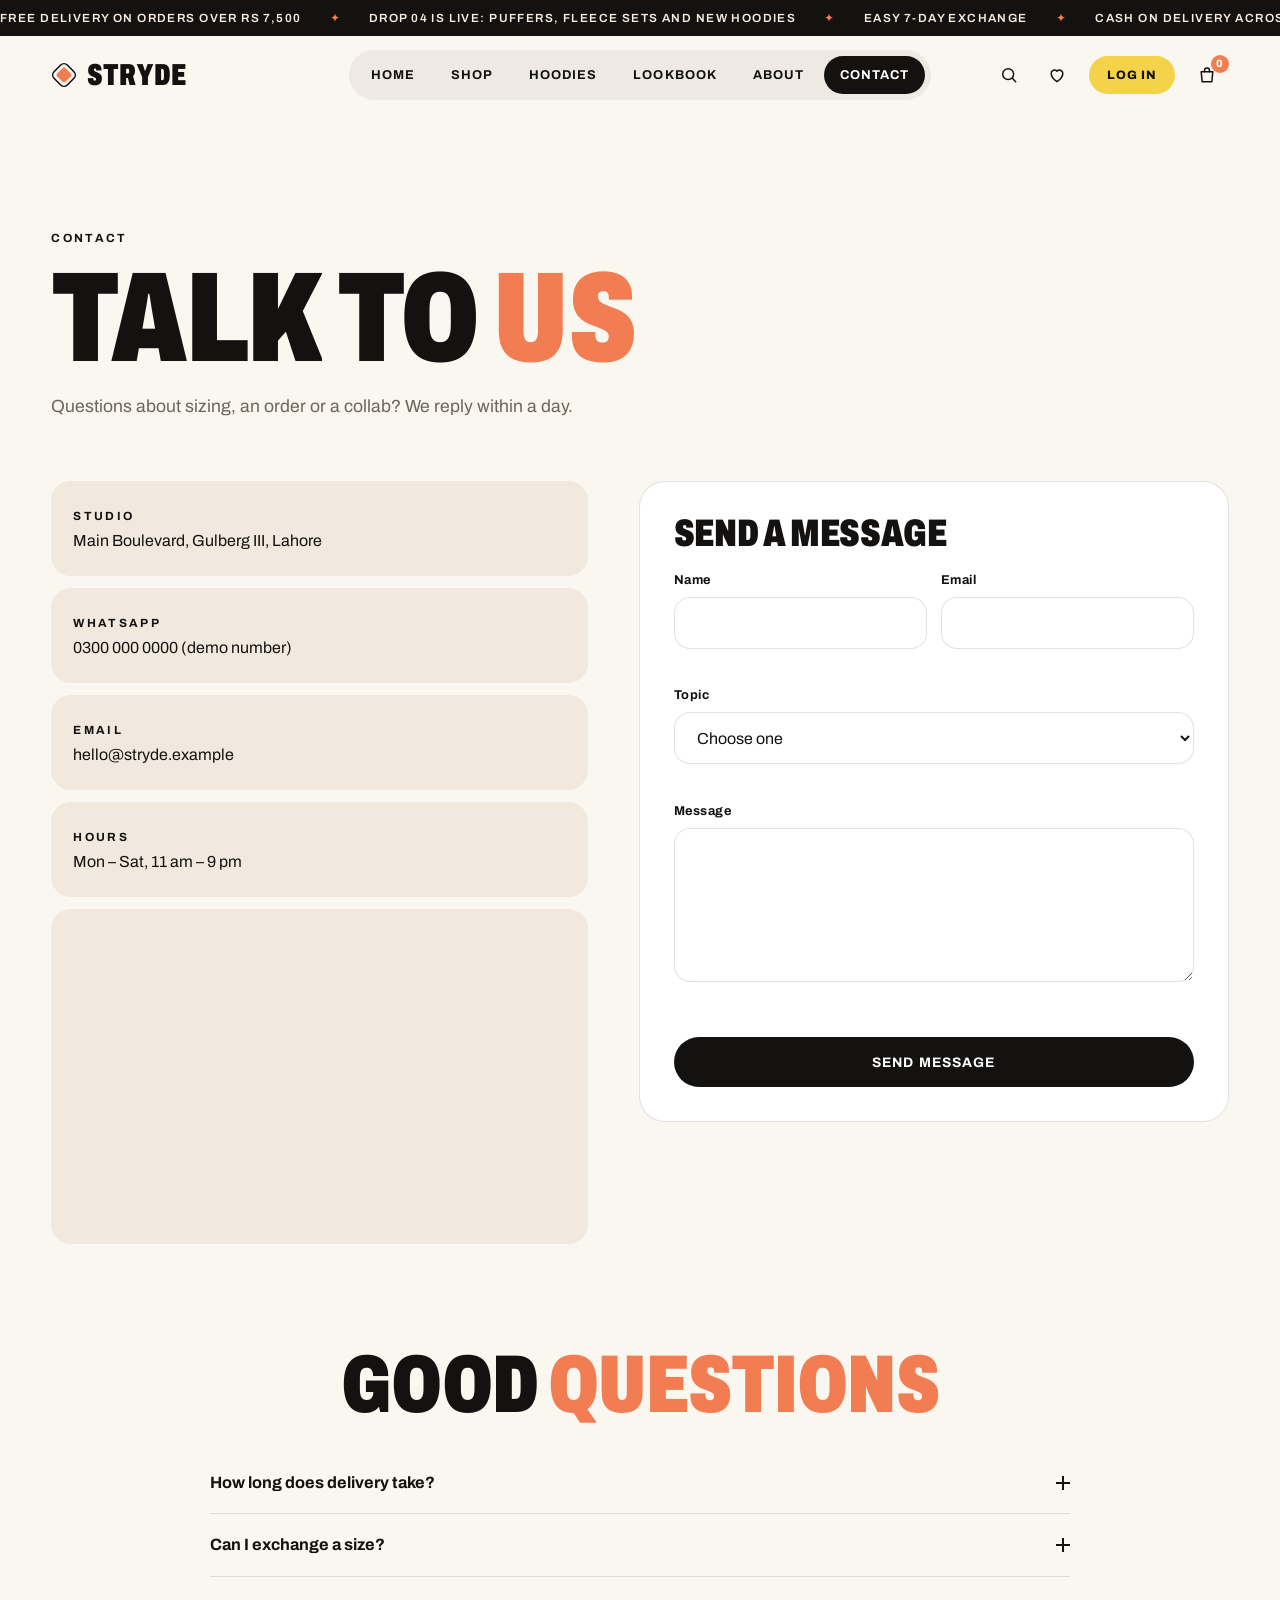
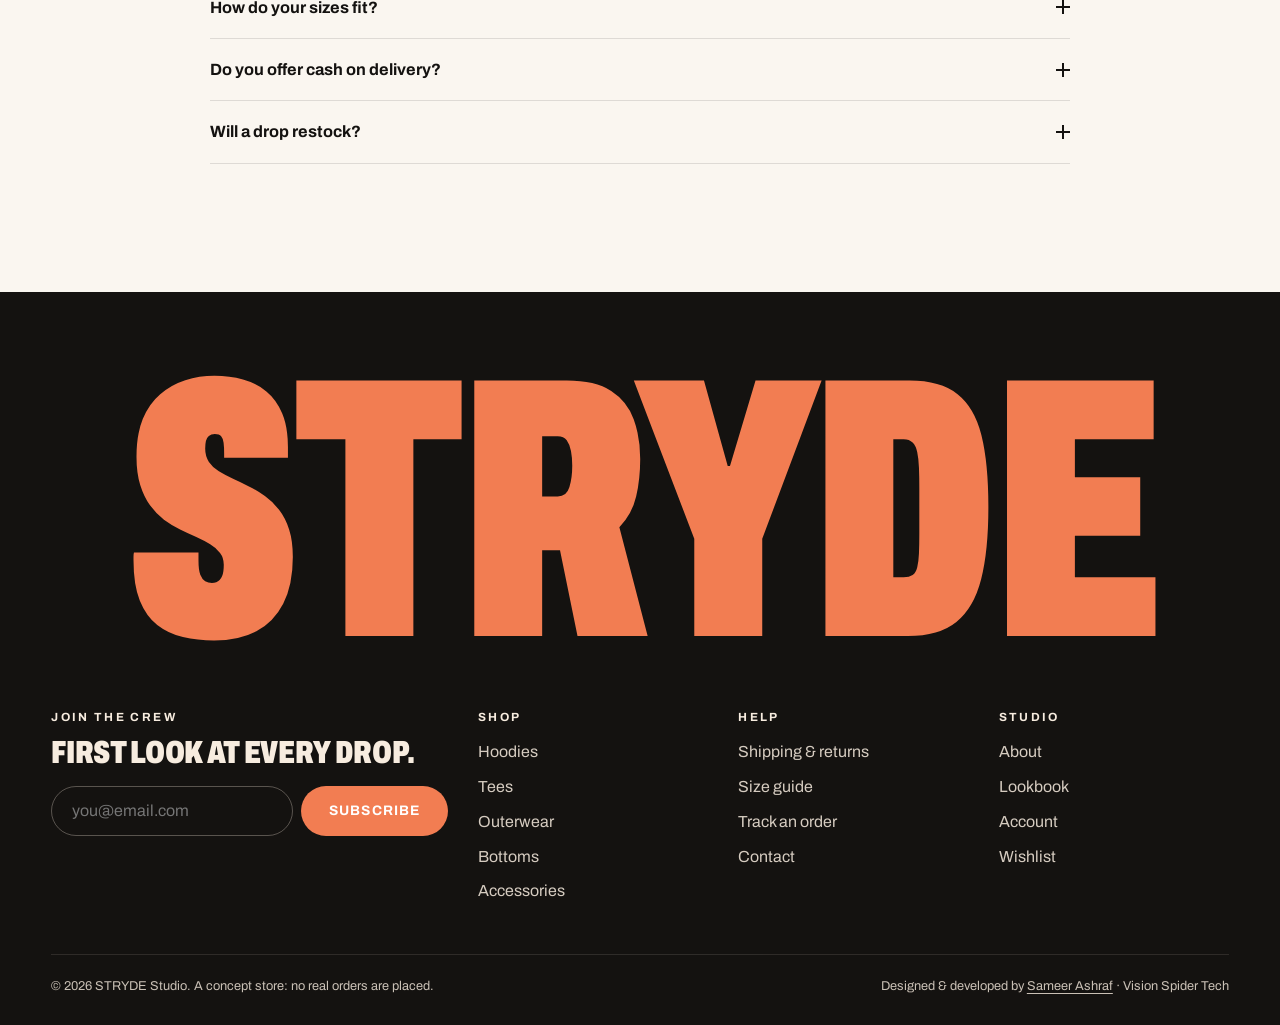
<file: contact.html>
<!doctype html>
<html lang="en">
  <head>
    <meta charset="utf-8" />
    <meta name="viewport" content="width=device-width, initial-scale=1" />
    <title>Contact — STRYDE</title>
    <meta name="description" content="Contact STRYDE, shipping, returns and size guide." />
    <meta name="theme-color" content="#faf6f0" />
    <link rel="icon" href="assets/favicon.svg" type="image/svg+xml" />
    <link rel="preconnect" href="https://fonts.googleapis.com" />
    <link rel="preconnect" href="https://fonts.gstatic.com" crossorigin />
    <link href="https://fonts.googleapis.com/css2?family=Archivo:wdth,wght@62..125,400..900&display=swap" rel="stylesheet" />
    <link rel="stylesheet" href="styles.css" />
  </head>
  <body data-page="contact">
    <div data-header></div>
    <main>
      <section class="phead">
        <p class="kicker">Contact</p>
        <h1 class="h1 split">Talk to <em>us</em></h1>
        <p class="lead">Questions about sizing, an order or a collab? We reply within a day.</p>
      </section>
      <section class="page">
        <div class="contact-grid">
          <div class="info">
            <div class="rv"><p class="kicker">Studio</p><p>Main Boulevard, Gulberg III, Lahore</p></div>
            <div class="rv"><p class="kicker">WhatsApp</p><p>0300 000 0000 (demo number)</p></div>
            <div class="rv"><p class="kicker">Email</p><p>hello@stryde.example</p></div>
            <div class="rv"><p class="kicker">Hours</p><p>Mon &ndash; Sat, 11 am &ndash; 9 pm</p></div>
            <div class="map rv"><iframe title="Map of the studio area" loading="lazy" src="https://www.openstreetmap.org/export/embed.html?bbox=74.33%2C31.50%2C74.37%2C31.53&amp;layer=mapnik&amp;marker=31.5155%2C74.3500"></iframe></div>
          </div>
          <form class="card-box rv" data-contact novalidate>
            <h2 class="h3" style="margin-bottom:20px">Send a message</h2>
            <div class="field-row">
              <div class="field" data-field><label for="c-name">Name</label><input id="c-name" required autocomplete="name" /><p class="ferr"></p></div>
              <div class="field" data-field><label for="c-email">Email</label><input id="c-email" type="email" required autocomplete="email" /><p class="ferr"></p></div>
            </div>
            <div class="field" data-field><label for="c-topic">Topic</label><select id="c-topic" required><option value="">Choose one</option><option>Sizing help</option><option>An existing order</option><option>Exchange</option><option>Collab or wholesale</option></select><p class="ferr"></p></div>
            <div class="field" data-field><label for="c-msg">Message</label><textarea id="c-msg" rows="5" required minlength="10"></textarea><p class="ferr"></p></div>
            <button type="submit" class="btn btn-ink btn-block magnet">Send message</button>
            <p class="muted" data-c-done hidden style="margin-top:14px"></p>
          </form>
        </div>
        <div class="faq" id="faq">
          <h2 class="h2 split center" style="margin-bottom:30px">Good <em>questions</em></h2>
          <div class="acc rv"><button type="button" aria-expanded="false">How long does delivery take?<i></i></button><div class="acc-body"><div>2&ndash;4 working days in major cities and up to 6 days elsewhere in Pakistan. Delivery is Rs 250 and free over Rs 7,500.</div></div></div>
          <div class="acc rv"><button type="button" aria-expanded="false">Can I exchange a size?<i></i></button><div class="acc-body"><div>Yes. Exchanges are free within 7 days if the piece is unworn with tags on. Message us and we will arrange a pickup.</div></div></div>
          <div class="acc rv"><button type="button" aria-expanded="false">How do your sizes fit?<i></i></button><div class="acc-body"><div>Tees and hoodies are cut oversized. Take your usual size for a boxy fit, or one size down for a regular fit. Every product page has a size chart.</div></div></div>
          <div class="acc rv"><button type="button" aria-expanded="false">Do you offer cash on delivery?<i></i></button><div class="acc-body"><div>Yes, across Pakistan. You can also pay by card or bank transfer at checkout.</div></div></div>
          <div class="acc rv"><button type="button" aria-expanded="false">Will a drop restock?<i></i></button><div class="acc-body"><div>Core colours restock. Limited pieces usually don&rsquo;t. Join the newsletter to hear first.</div></div></div>
        </div>
      </section>
    </main>
    <div data-footer></div>
    <script src="js/data.js"></script>
    <script src="js/store.js"></script>
    <script src="js/pages.js"></script>
  </body>
</html>
</file>
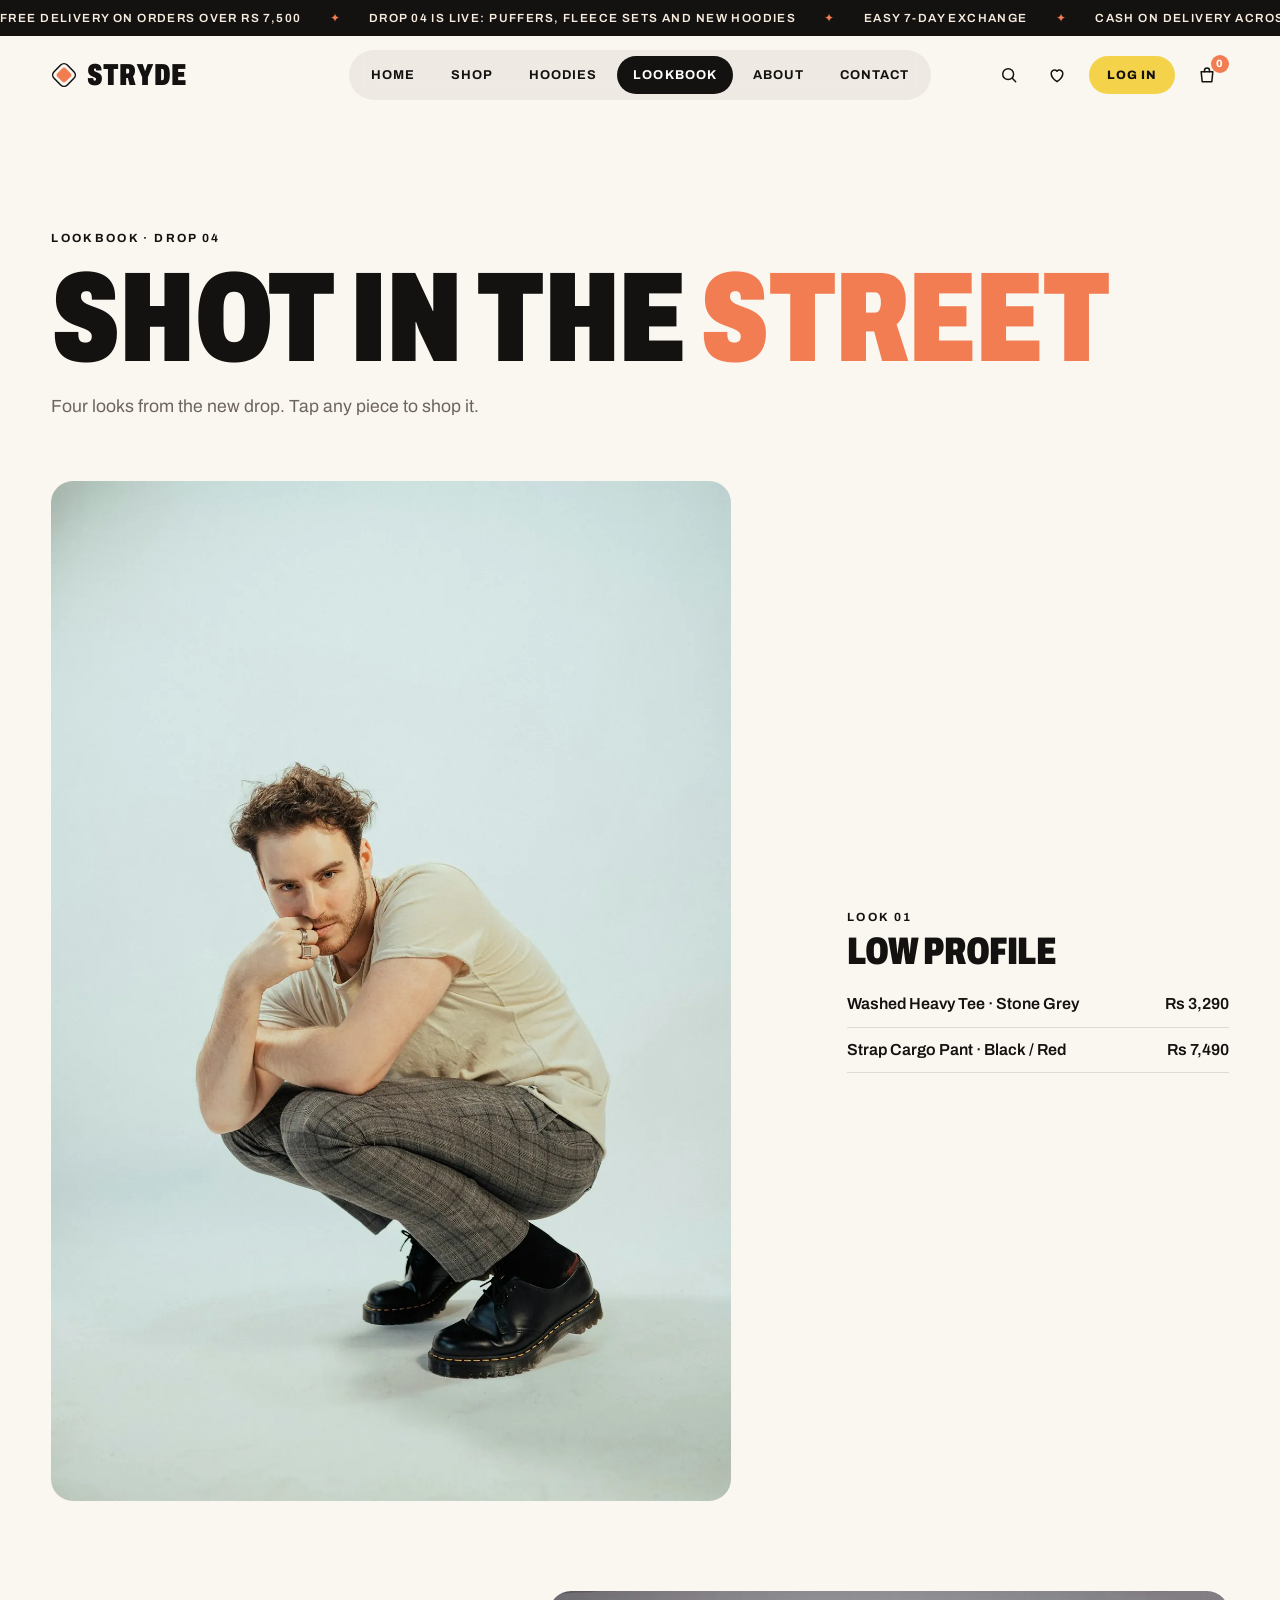
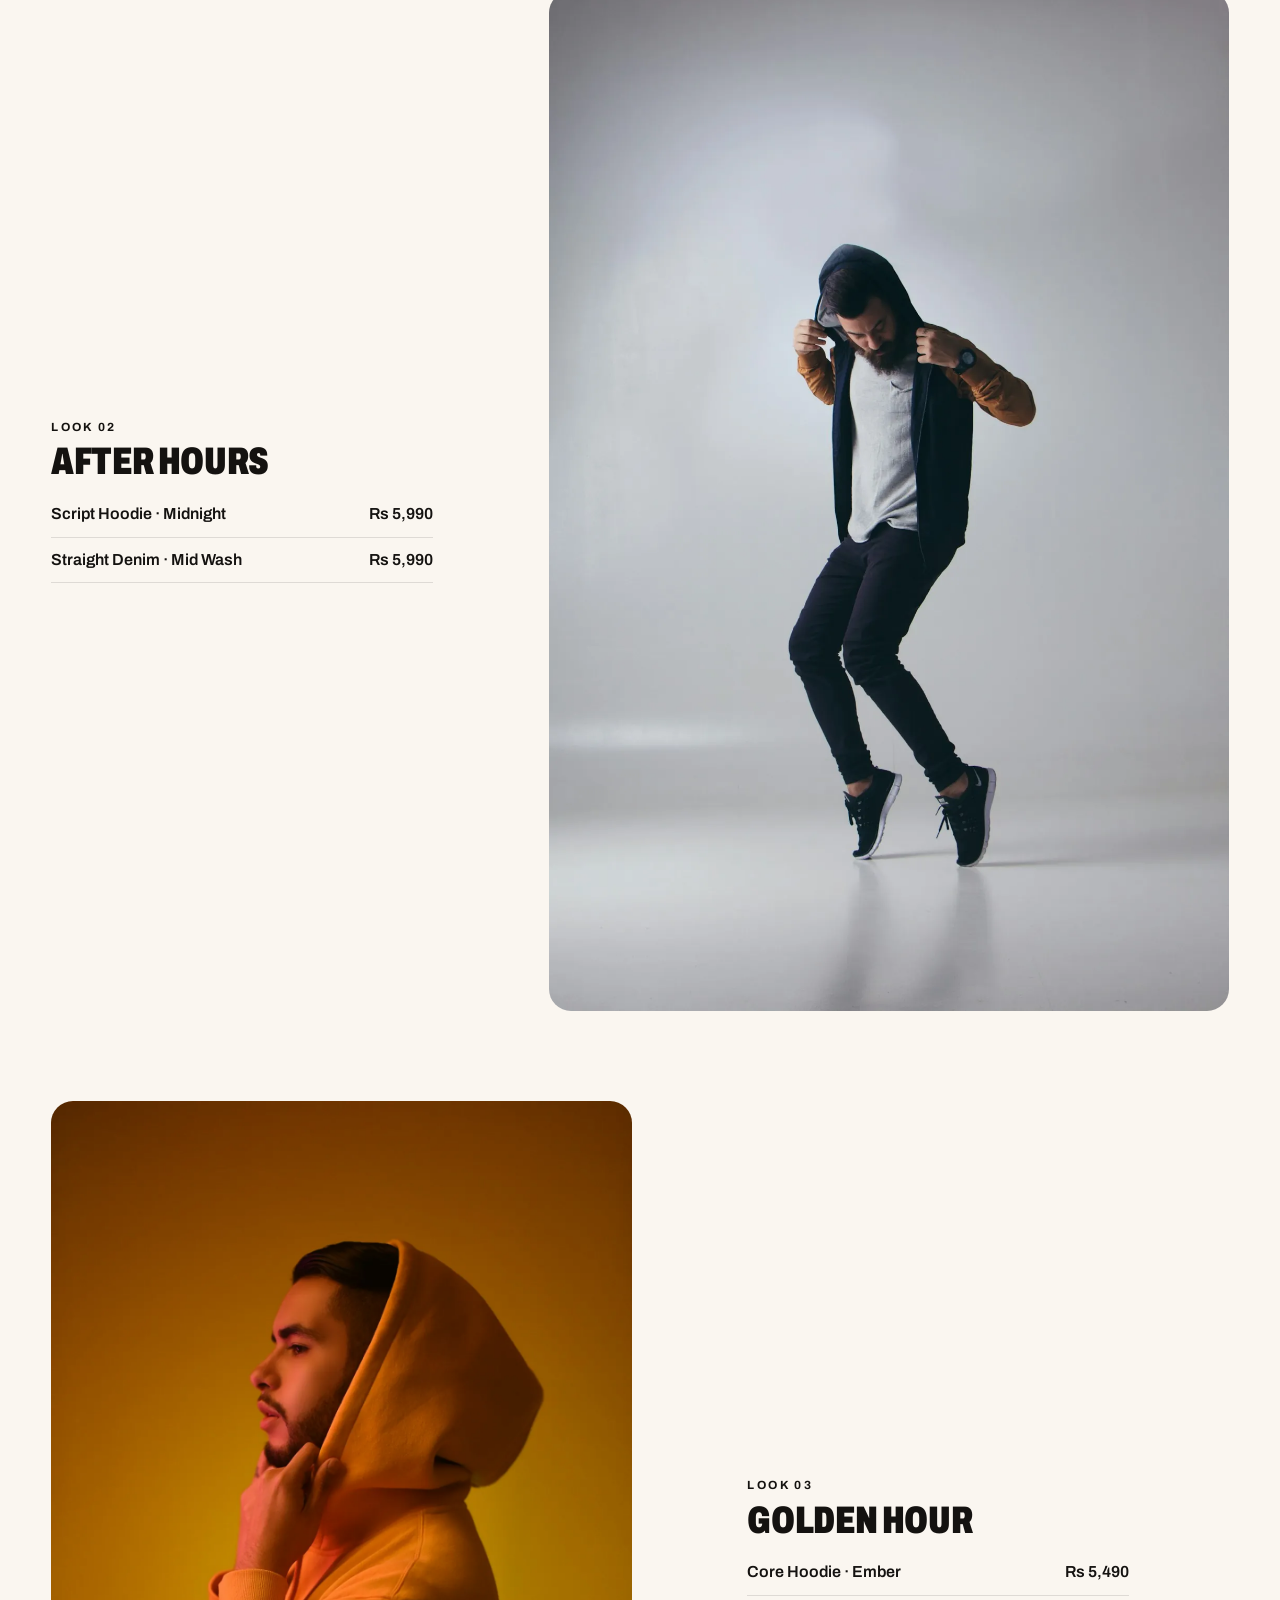
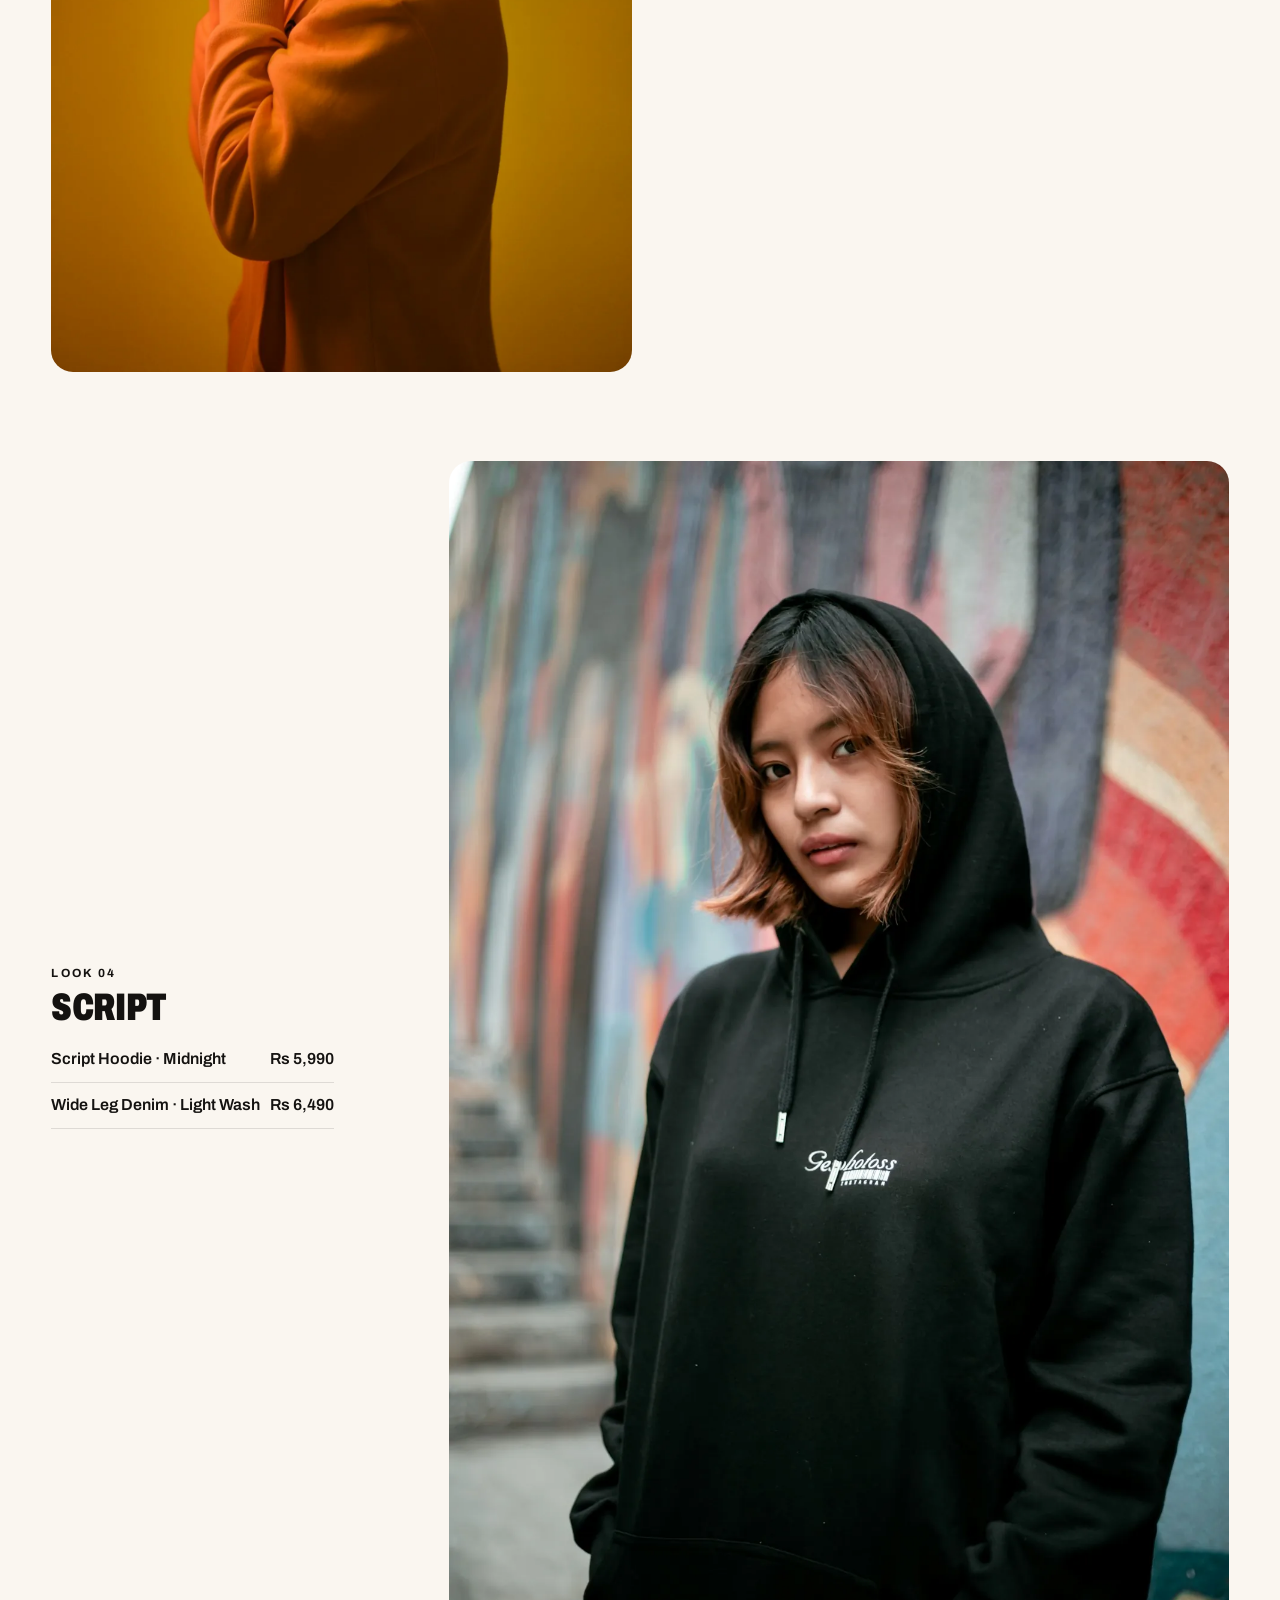
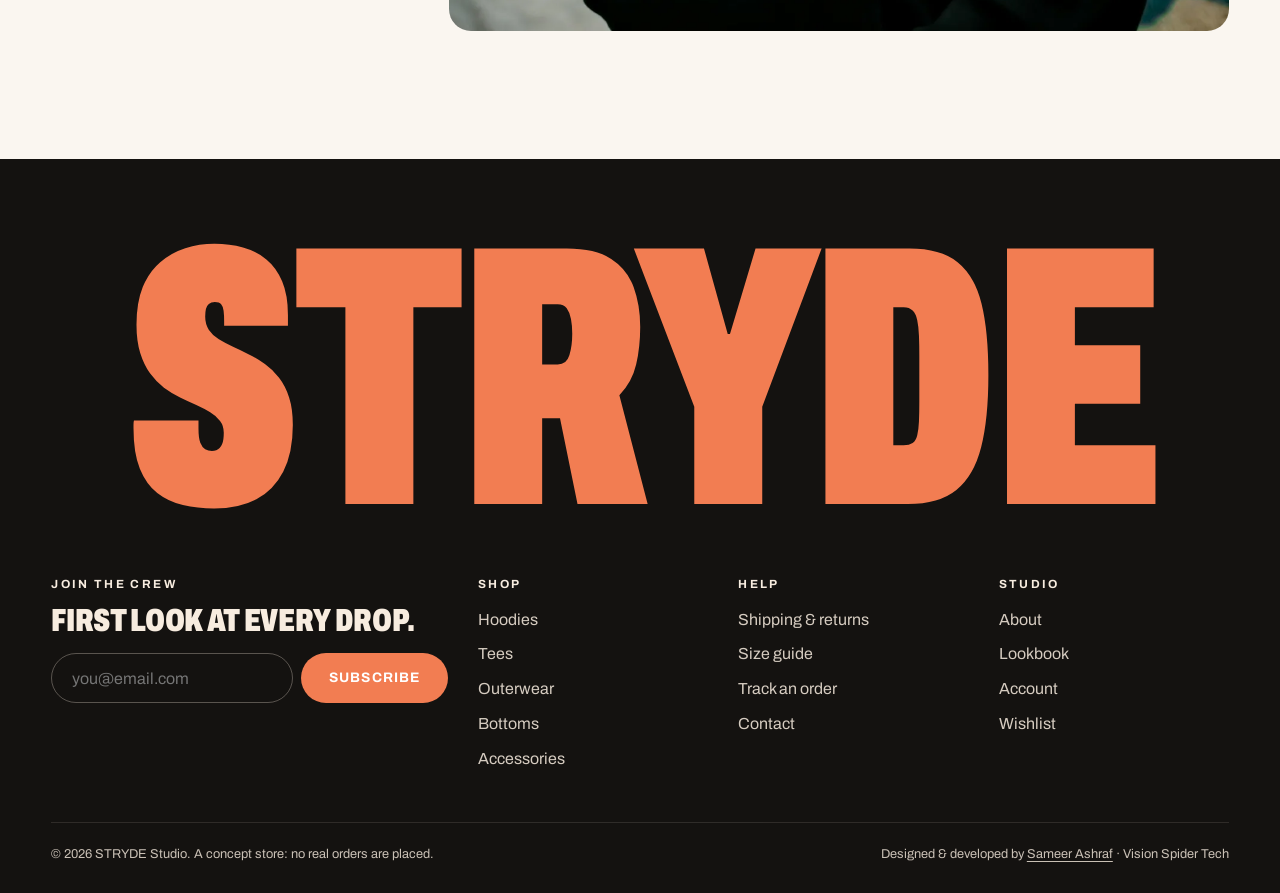
<file: lookbook.html>
<!doctype html>
<html lang="en">
  <head>
    <meta charset="utf-8" />
    <meta name="viewport" content="width=device-width, initial-scale=1" />
    <title>Lookbook — STRYDE</title>
    <meta name="description" content="Drop 04 lookbook." />
    <meta name="theme-color" content="#faf6f0" />
    <link rel="icon" href="assets/favicon.svg" type="image/svg+xml" />
    <link rel="preconnect" href="https://fonts.googleapis.com" />
    <link rel="preconnect" href="https://fonts.gstatic.com" crossorigin />
    <link href="https://fonts.googleapis.com/css2?family=Archivo:wdth,wght@62..125,400..900&display=swap" rel="stylesheet" />
    <link rel="stylesheet" href="styles.css" />
  </head>
  <body data-page="lookbook">
    <div data-header></div>
    <main>
      <section class="phead">
        <p class="kicker">Lookbook · Drop 04</p>
        <h1 class="h1 split">Shot in the <em>street</em></h1>
        <p class="lead">Four looks from the new drop. Tap any piece to shop it.</p>
      </section>
      <section class="page"><div class="lb" data-lb></div></section>
    </main>
    <div data-footer></div>
    <script src="js/data.js"></script>
    <script src="js/store.js"></script>
    <script src="js/pages.js"></script>
  </body>
</html>
</file>
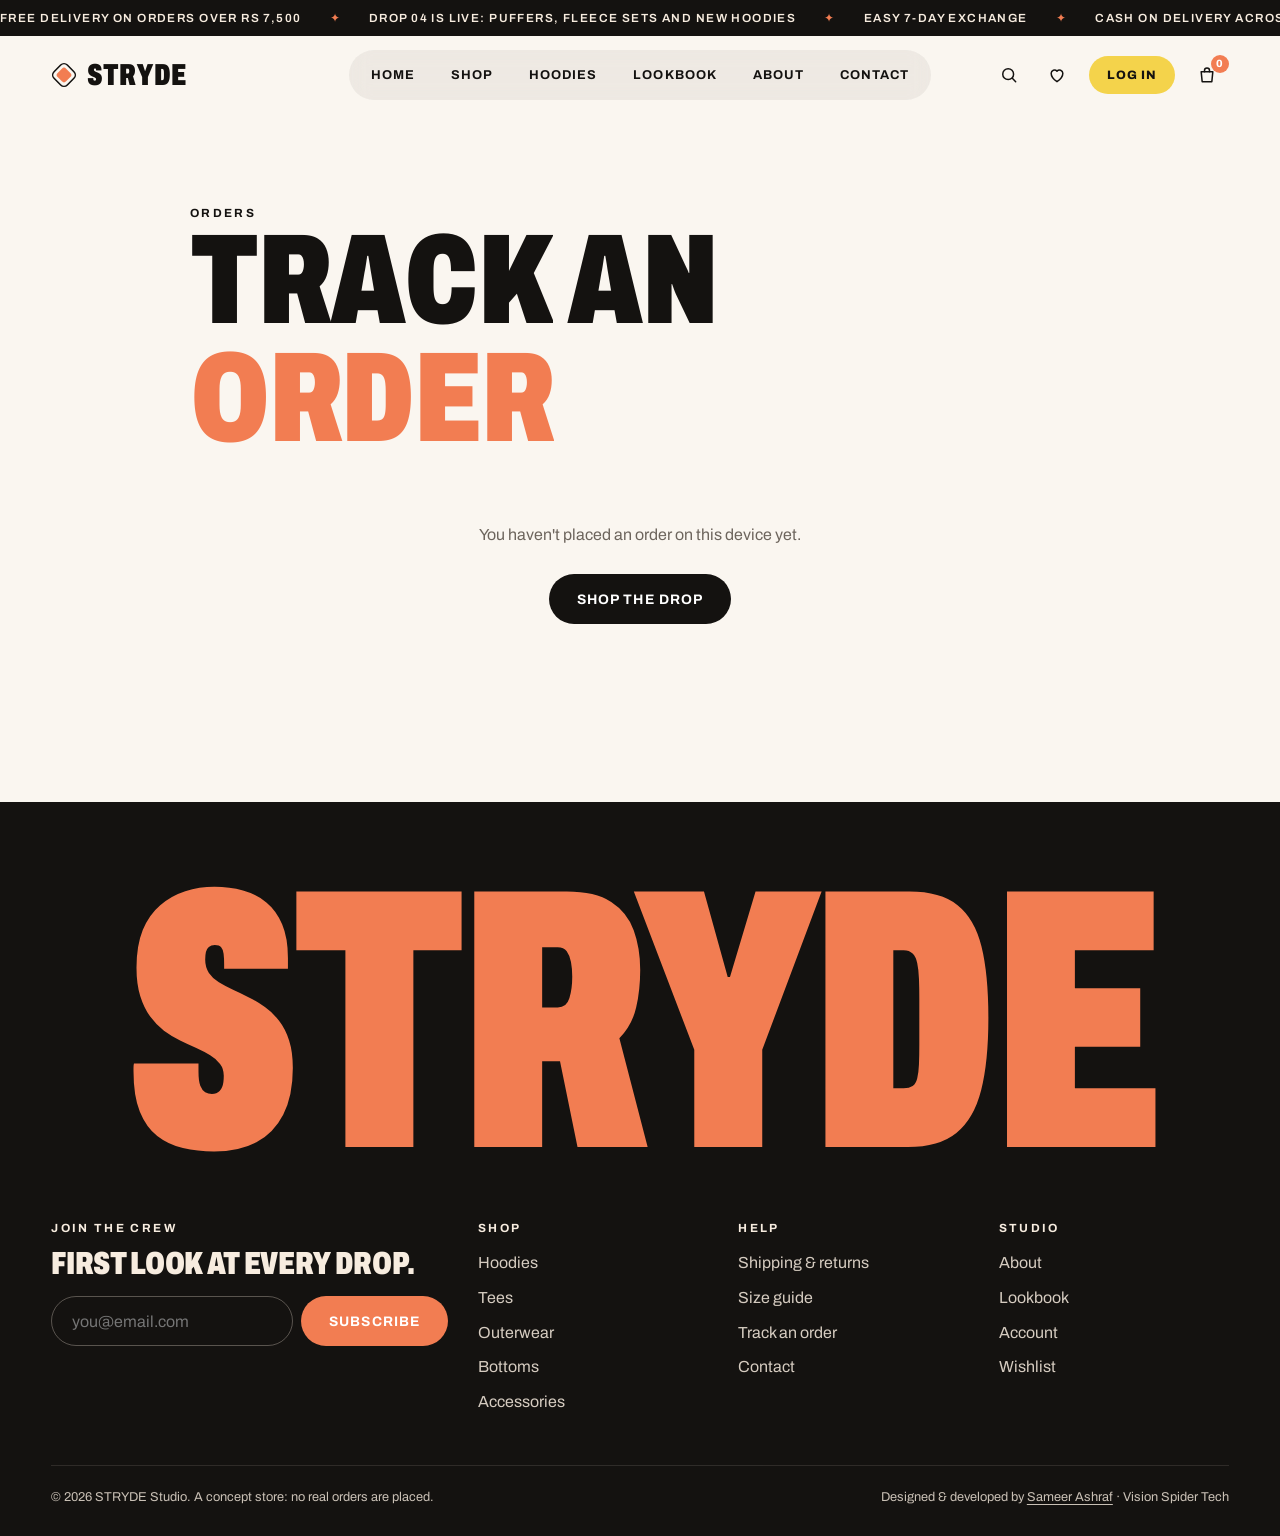
<file: order.html>
<!doctype html>
<html lang="en">
  <head>
    <meta charset="utf-8" />
    <meta name="viewport" content="width=device-width, initial-scale=1" />
    <title>Your order — STRYDE</title>
    <meta name="description" content="Order confirmation and tracking." />
    <meta name="theme-color" content="#faf6f0" />
    <link rel="icon" href="assets/favicon.svg" type="image/svg+xml" />
    <link rel="preconnect" href="https://fonts.googleapis.com" />
    <link rel="preconnect" href="https://fonts.gstatic.com" crossorigin />
    <link href="https://fonts.googleapis.com/css2?family=Archivo:wdth,wght@62..125,400..900&display=swap" rel="stylesheet" />
    <link rel="stylesheet" href="styles.css" />
  </head>
  <body data-page="order">
    <div data-header></div>
    <main>
      <section class="page" style="padding-top:clamp(50px,7vw,90px)"><div class="track" data-track></div></section>
    </main>
    <div data-footer></div>
    <script src="js/data.js"></script>
    <script src="js/store.js"></script>
    <script src="js/pages.js"></script>
  </body>
</html>
</file>
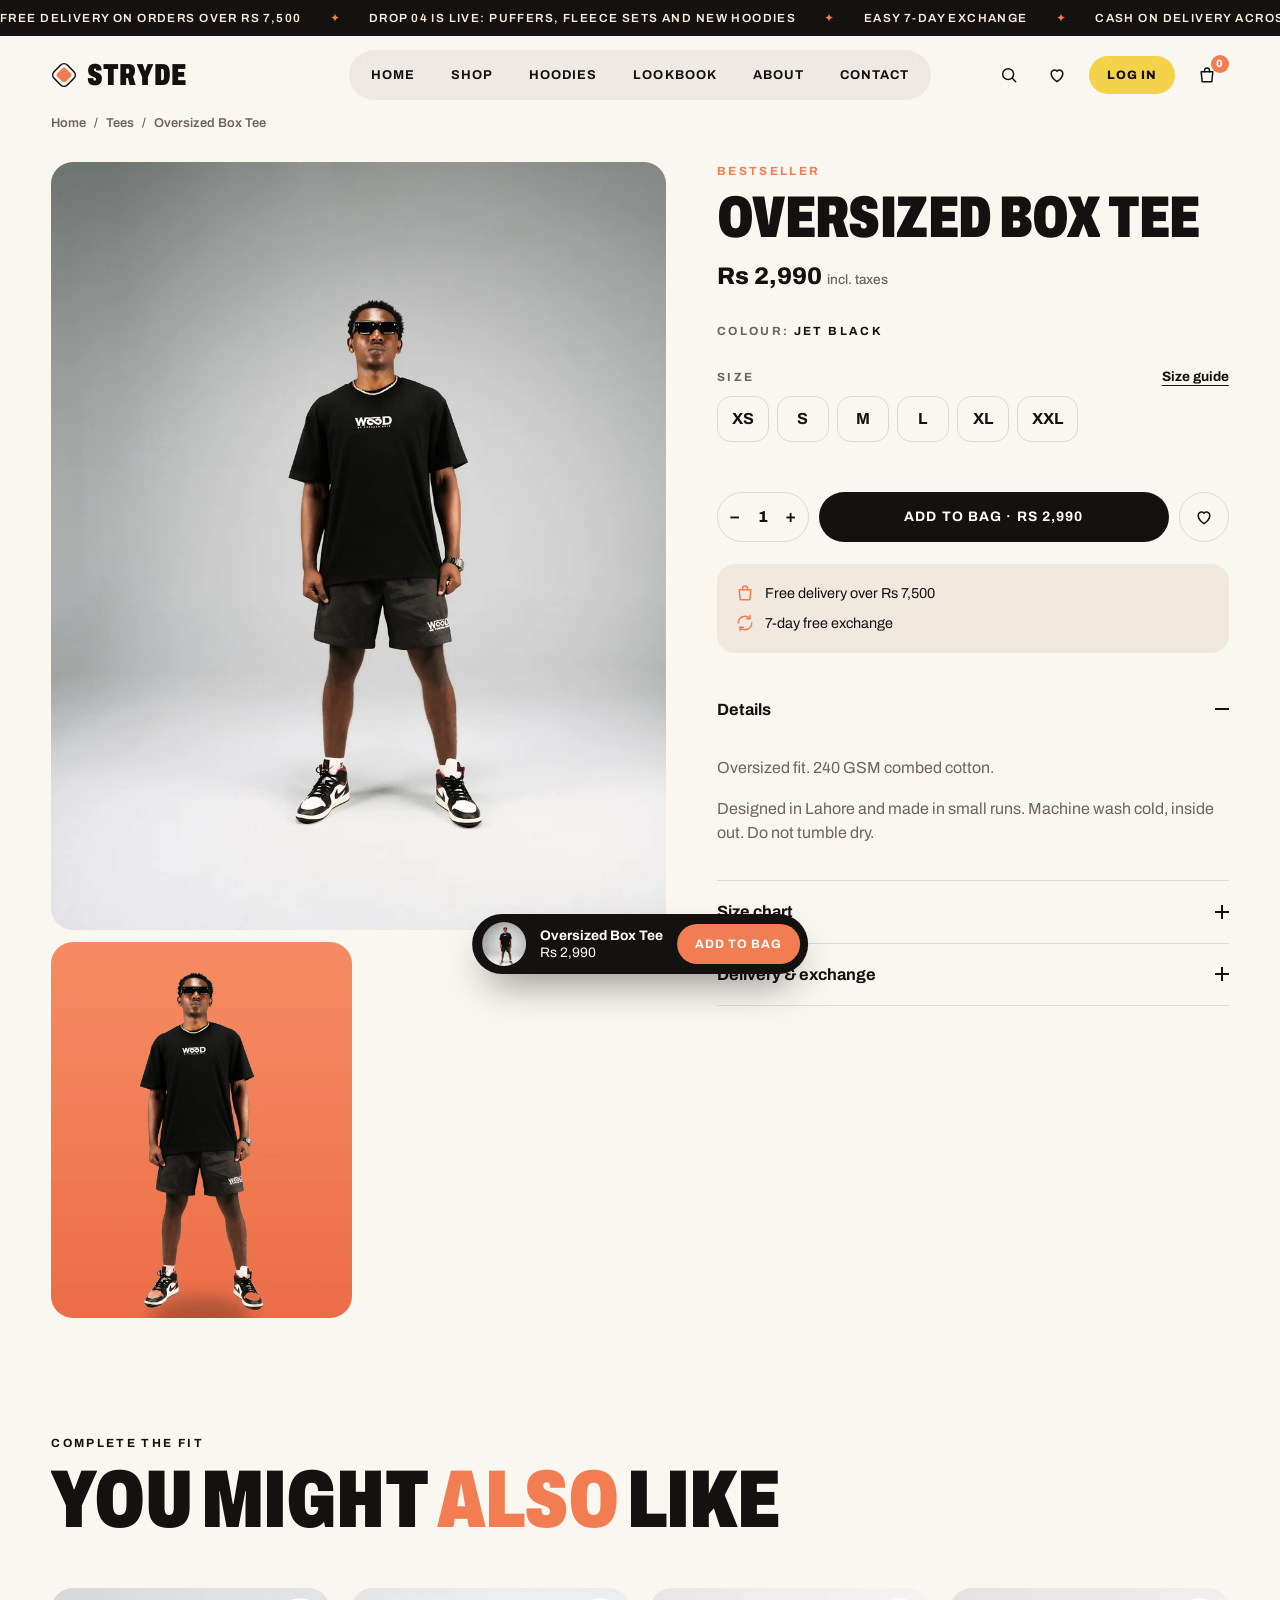
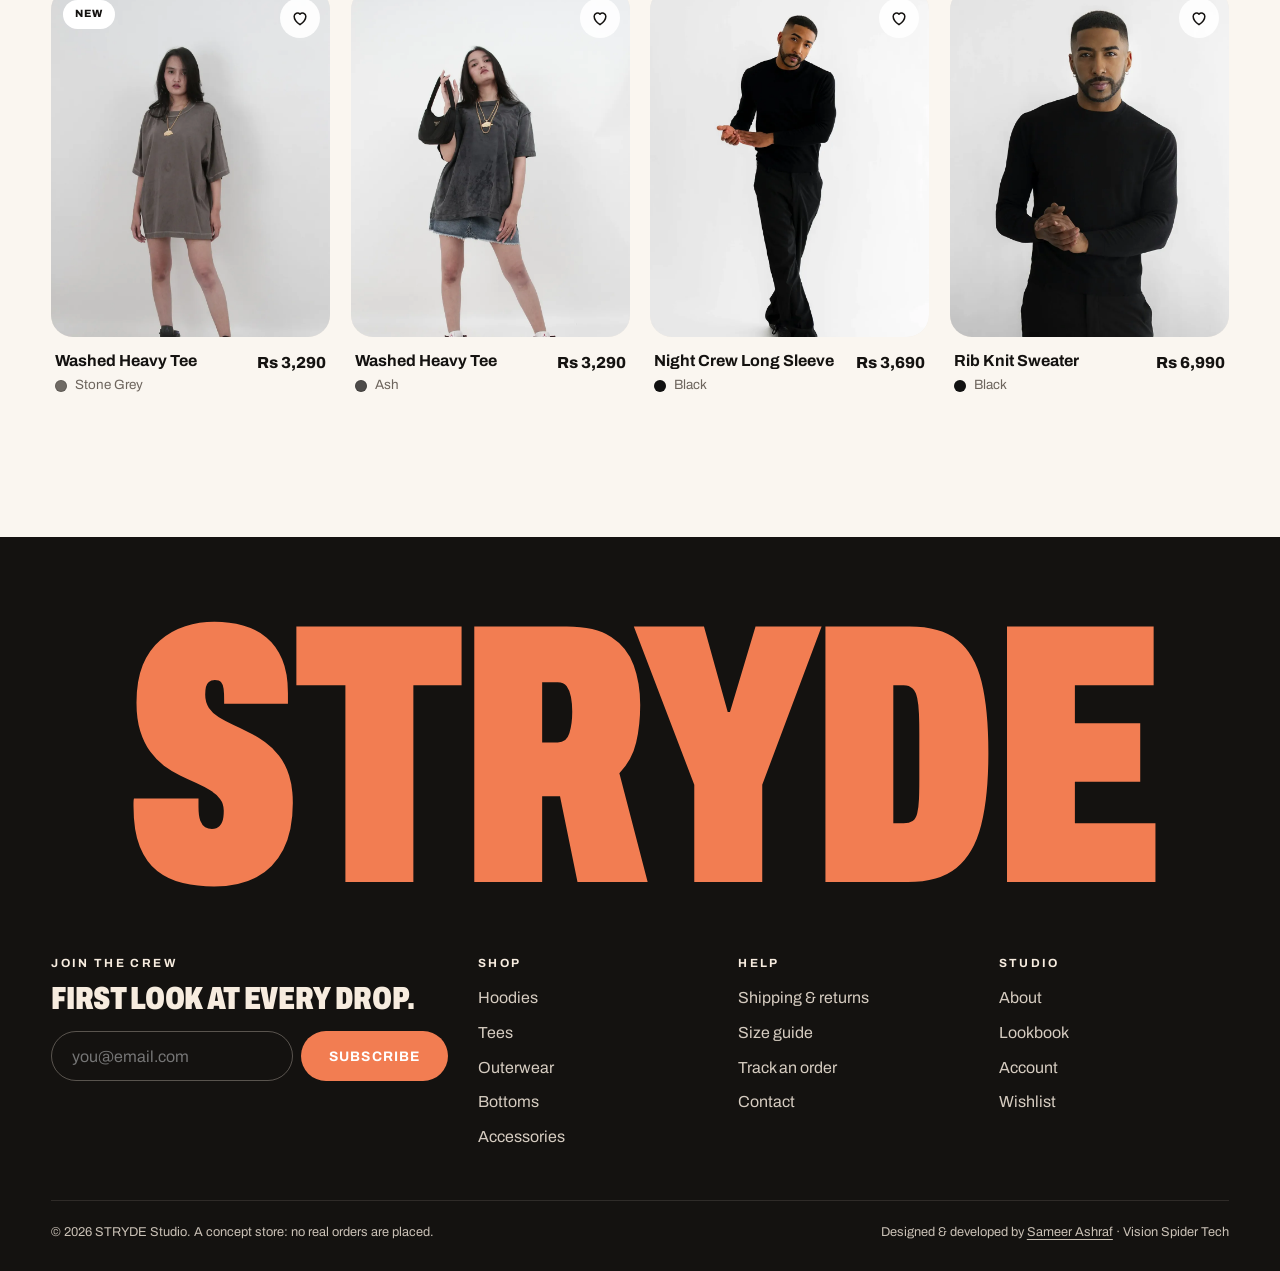
<file: product.html>
<!doctype html>
<html lang="en">
  <head>
    <meta charset="utf-8" />
    <meta name="viewport" content="width=device-width, initial-scale=1" />
    <title>Product — STRYDE</title>
    <meta name="description" content="Product details." />
    <meta name="theme-color" content="#faf6f0" />
    <link rel="icon" href="assets/favicon.svg" type="image/svg+xml" />
    <link rel="preconnect" href="https://fonts.googleapis.com" />
    <link rel="preconnect" href="https://fonts.gstatic.com" crossorigin />
    <link href="https://fonts.googleapis.com/css2?family=Archivo:wdth,wght@62..125,400..900&display=swap" rel="stylesheet" />
    <link rel="stylesheet" href="styles.css" />
  </head>
  <body data-page="product">
    <div data-header></div>
    <main>
      <section class="page">
        <div data-pdp></div>
        <div class="sec-head" style="margin-top:clamp(70px,9vw,120px)"><div><p class="kicker">Complete the fit</p><h2 class="h2 split">You might <em>also</em> like</h2></div></div>
        <div class="grid" data-related></div>
      </section>
    </main>
    <div data-footer></div>
    <script src="js/data.js"></script>
    <script src="js/store.js"></script>
    <script src="js/pages.js"></script>
  </body>
</html>
</file>
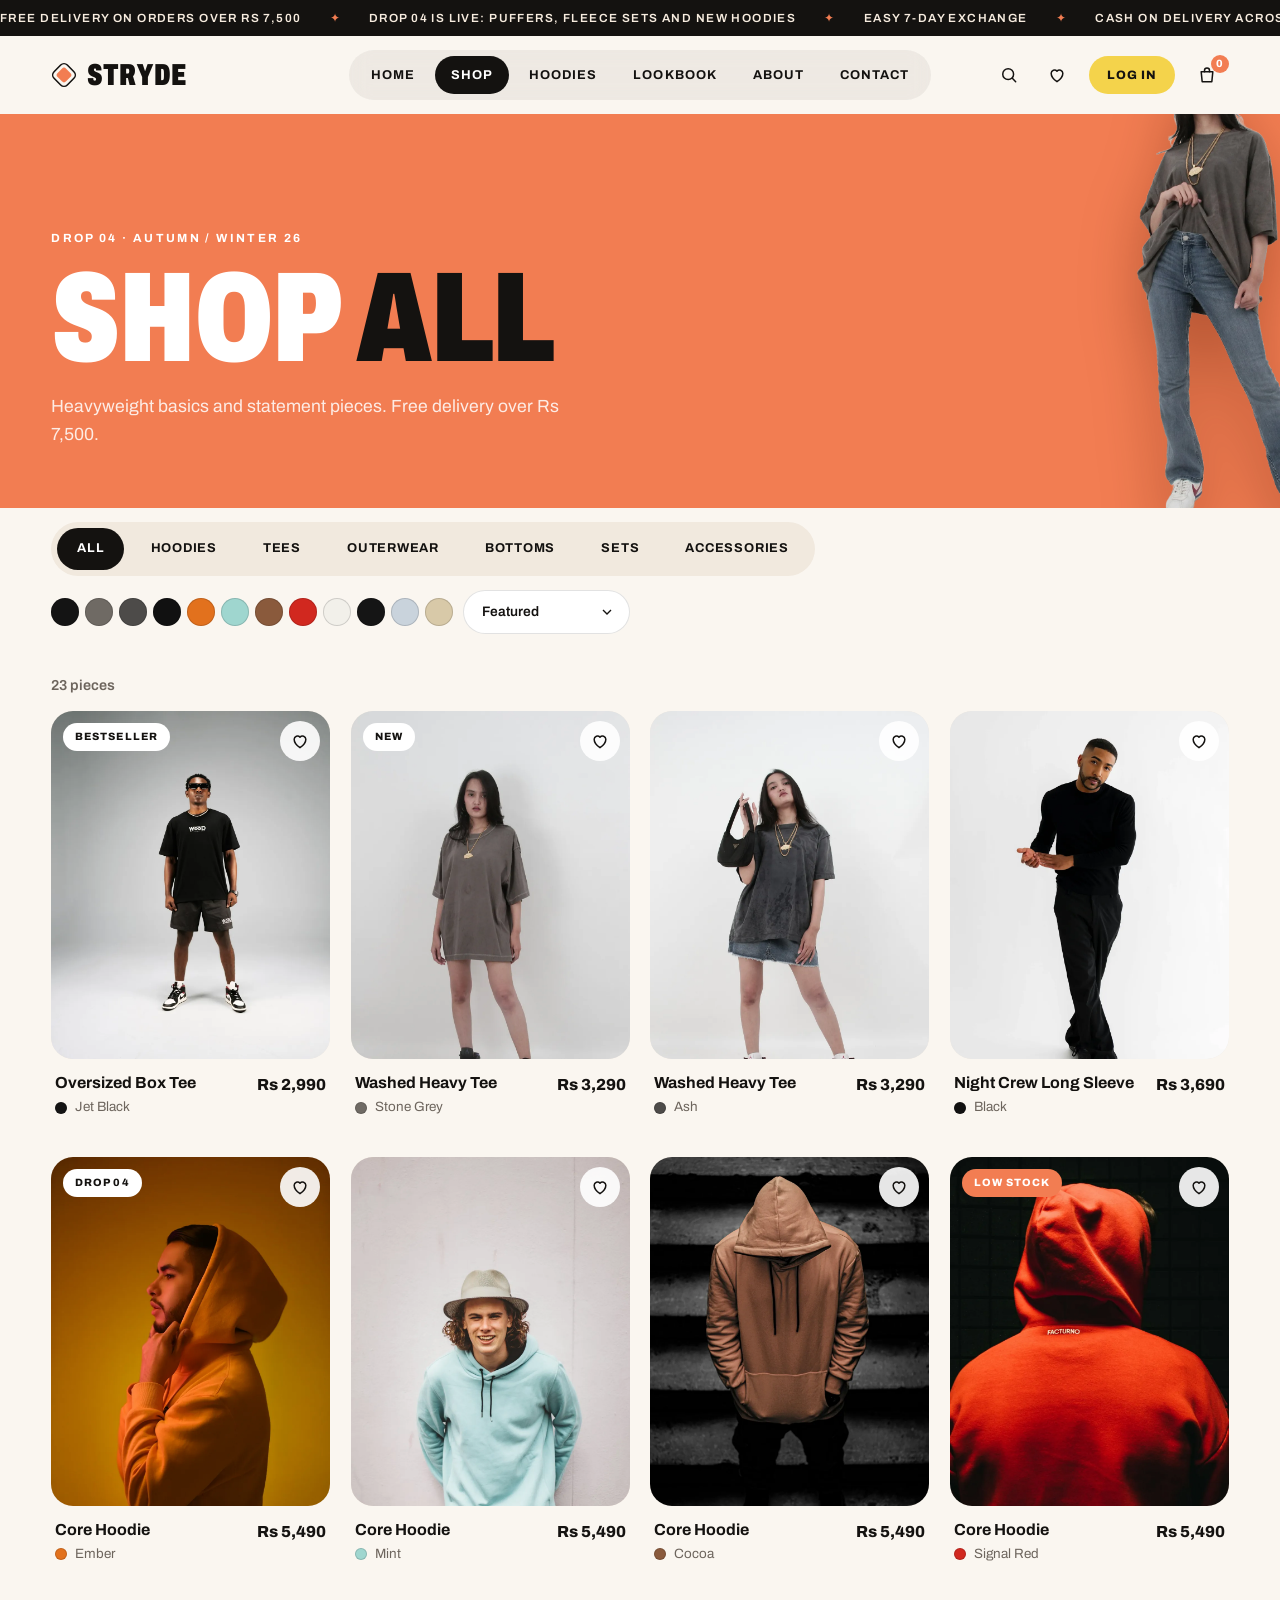
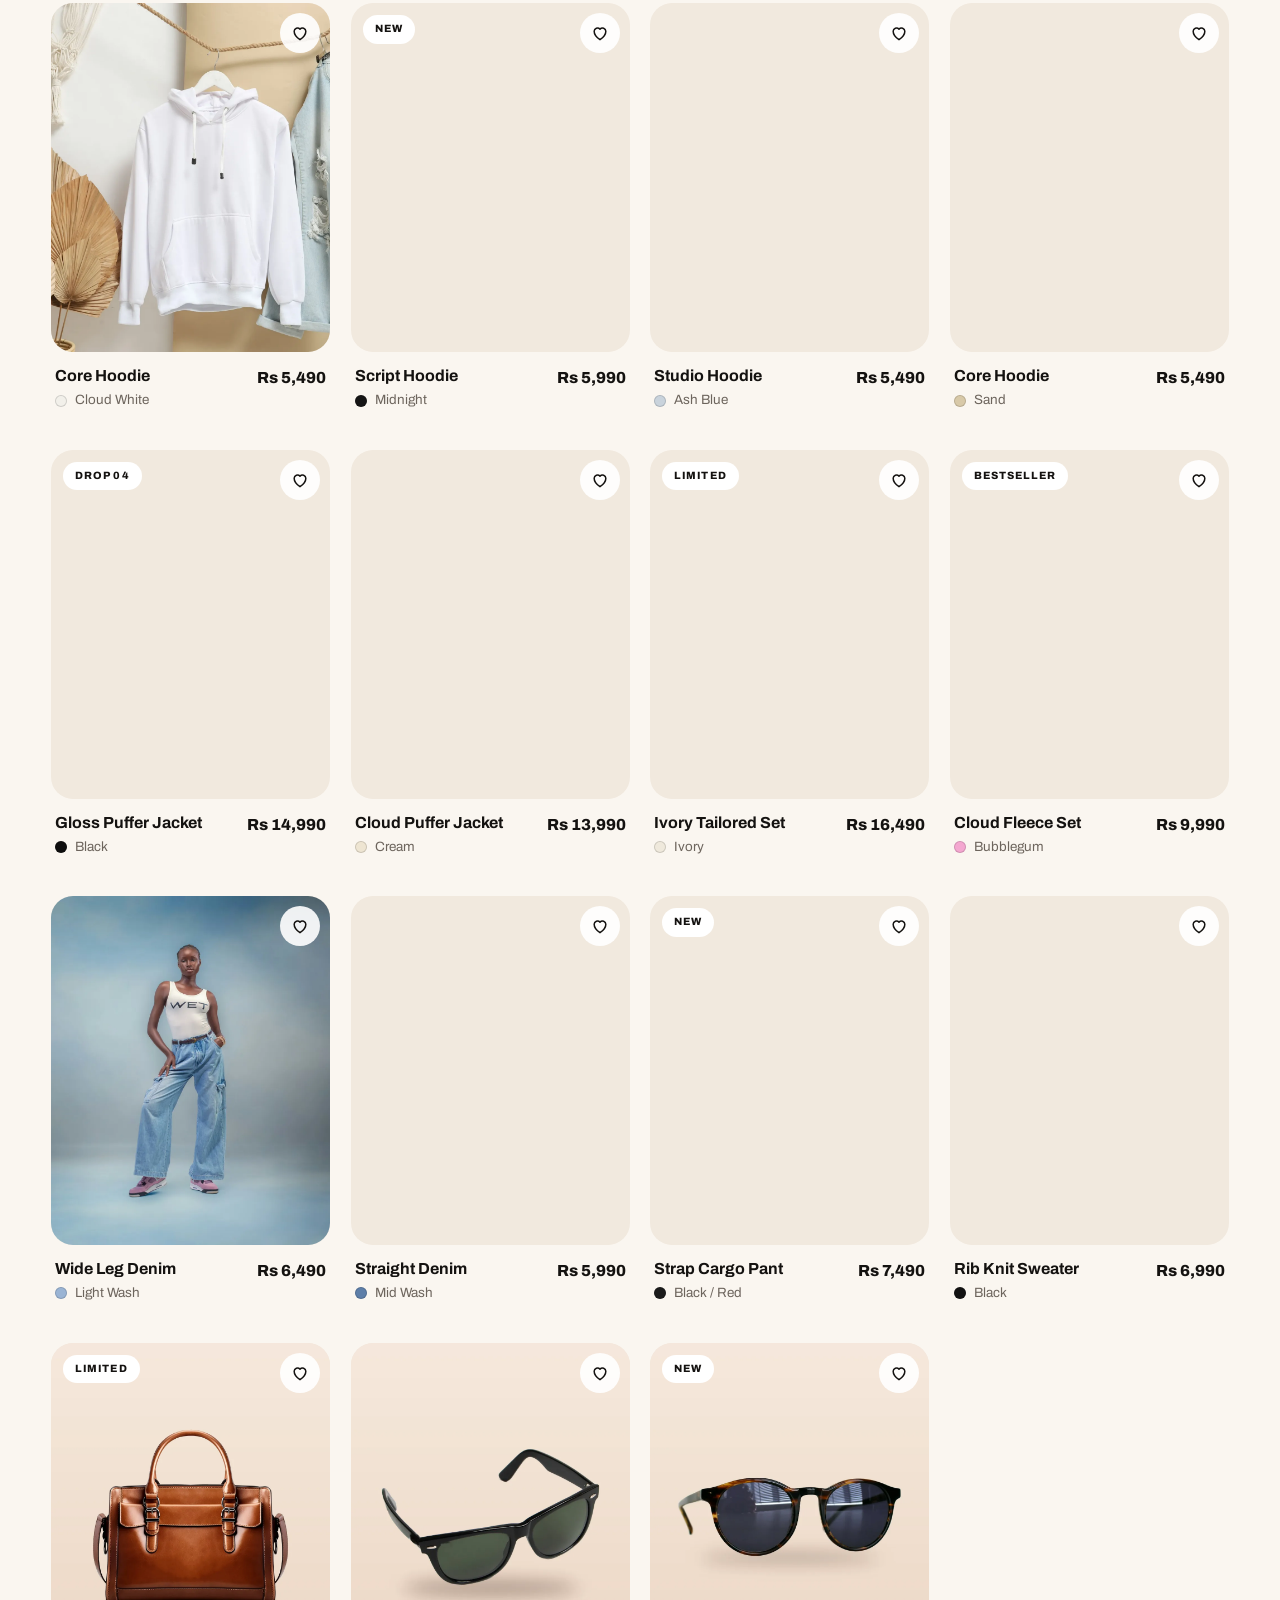
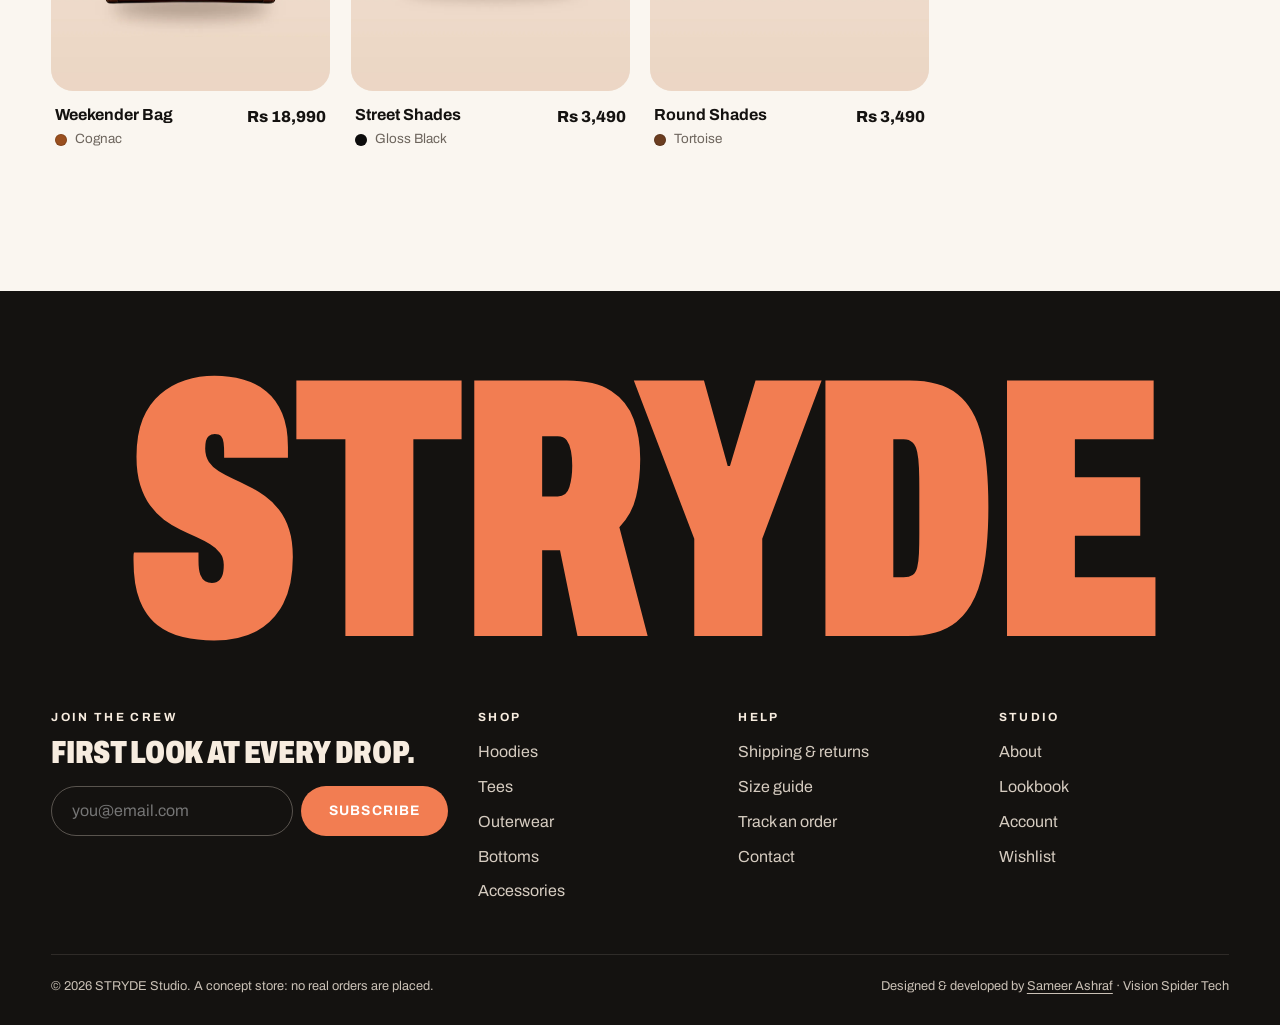
<file: shop.html>
<!doctype html>
<html lang="en">
  <head>
    <meta charset="utf-8" />
    <meta name="viewport" content="width=device-width, initial-scale=1" />
    <title>Shop all — STRYDE</title>
    <meta name="description" content="Shop hoodies, tees, outerwear, denim and accessories." />
    <meta name="theme-color" content="#faf6f0" />
    <link rel="icon" href="assets/favicon.svg" type="image/svg+xml" />
    <link rel="preconnect" href="https://fonts.googleapis.com" />
    <link rel="preconnect" href="https://fonts.gstatic.com" crossorigin />
    <link href="https://fonts.googleapis.com/css2?family=Archivo:wdth,wght@62..125,400..900&display=swap" rel="stylesheet" />
    <link rel="stylesheet" href="styles.css" />
  </head>
  <body data-page="shop">
    <div data-header></div>
    <main>
      <section class="phead phead-coral">
        <p class="kicker">Drop 04 · Autumn / Winter 26</p>
        <h1 class="h1 split" data-shop-title>Shop <em>all</em></h1>
        <p class="lead">Heavyweight basics and statement pieces. Free delivery over Rs 7,500.</p>
        <img class="phead-fig" src="assets/img/cut/w-tee-jeans.webp" alt="" aria-hidden="true" />
      </section>
      <section class="page">
        <div class="shop-bar">
          <div class="tabs" data-cats role="tablist" aria-label="Categories"></div>
          <div class="shop-tools">
            <div class="swatches" data-swatches aria-label="Filter by colour"></div>
            <label class="sr" for="sort">Sort</label>
            <select class="select" id="sort" data-sort>
              <option value="feat">Featured</option>
              <option value="low">Price: low to high</option>
              <option value="high">Price: high to low</option>
              <option value="new">Newest</option>
            </select>
          </div>
        </div>
        <p class="result-n" data-count></p>
        <div class="grid" data-grid></div>
        <div class="no-res" data-none hidden><h2 class="h3">Nothing here yet</h2><p class="muted">Try another colour or category.</p><button type="button" class="btn btn-ink" data-reset>Clear filters</button></div>
      </section>
    </main>
    <div data-footer></div>
    <script src="js/data.js"></script>
    <script src="js/store.js"></script>
    <script src="js/pages.js"></script>
  </body>
</html>
</file>
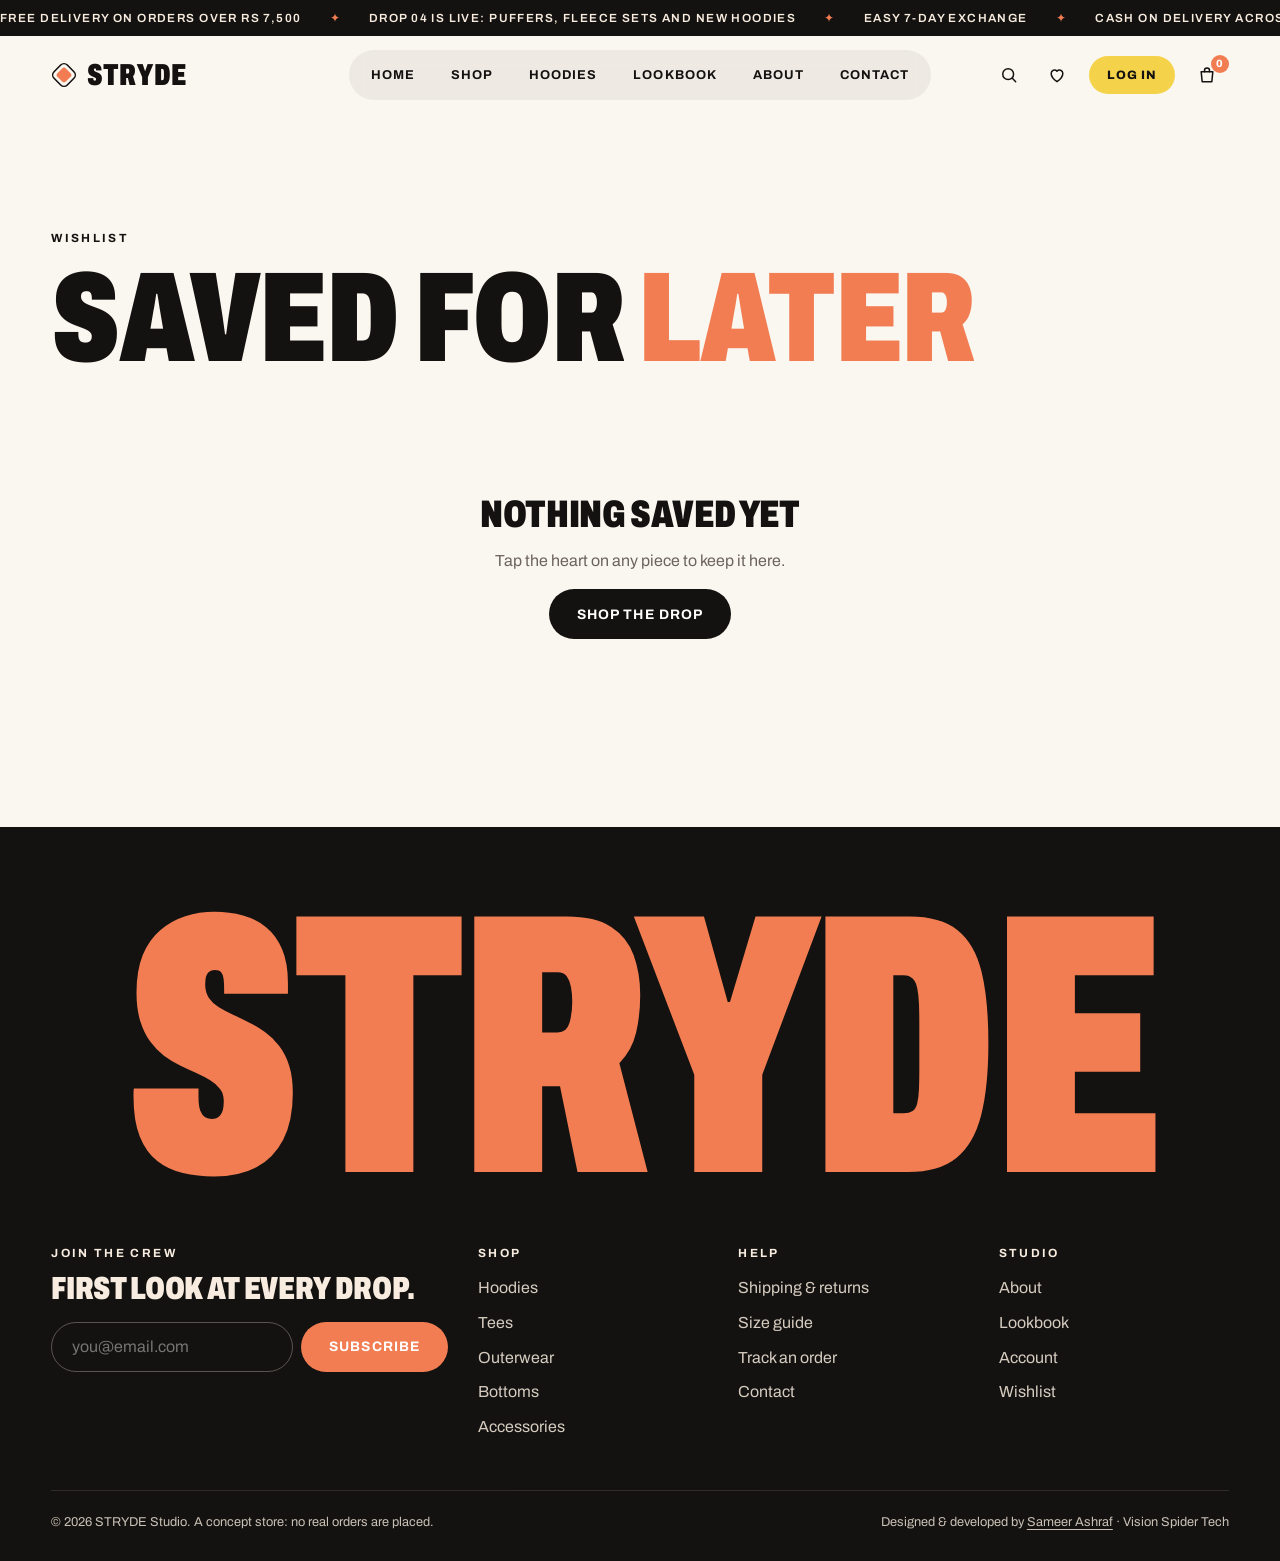
<file: wishlist.html>
<!doctype html>
<html lang="en">
  <head>
    <meta charset="utf-8" />
    <meta name="viewport" content="width=device-width, initial-scale=1" />
    <title>Wishlist — STRYDE</title>
    <meta name="description" content="Your saved pieces." />
    <meta name="theme-color" content="#faf6f0" />
    <link rel="icon" href="assets/favicon.svg" type="image/svg+xml" />
    <link rel="preconnect" href="https://fonts.googleapis.com" />
    <link rel="preconnect" href="https://fonts.gstatic.com" crossorigin />
    <link href="https://fonts.googleapis.com/css2?family=Archivo:wdth,wght@62..125,400..900&display=swap" rel="stylesheet" />
    <link rel="stylesheet" href="styles.css" />
  </head>
  <body data-page="wishlist">
    <div data-header></div>
    <main>
      <section class="phead"><p class="kicker">Wishlist</p><h1 class="h1 split">Saved for <em>later</em></h1></section>
      <section class="page"><div class="grid" data-wish-grid></div><div class="no-res" data-wish-none hidden><h2 class="h3">Nothing saved yet</h2><p class="muted">Tap the heart on any piece to keep it here.</p><a href="shop.html" class="btn btn-ink">Shop the drop</a></div></section>
    </main>
    <div data-footer></div>
    <script src="js/data.js"></script>
    <script src="js/store.js"></script>
    <script src="js/pages.js"></script>
  </body>
</html>
</file>
<file: styles.css>
/* STRYDE — streetwear studio
   Coral hero, cream paper, ink black. Archivo for everything: ultra-heavy and condensed
   for display, regular width for text. */

:root {
  --coral: #f27d52;
  --coral-deep: #d9582c;
  --cream: #f7ecdf;
  --paper: #faf6f0;
  --paper-2: #f1e9de;
  --ink: #141210;
  --ink-2: #2a2724;
  --muted: #6d655d;
  --line: rgb(20 18 16 / 0.12);
  --yellow: #f4d34b;
  --font: "Archivo", "Helvetica Neue", Arial, sans-serif;
  --ease: cubic-bezier(0.22, 1, 0.36, 1);
  --ease-io: cubic-bezier(0.76, 0, 0.24, 1);
  --pad: clamp(16px, 4vw, 56px);
  --radius: 22px;
  color-scheme: light;
}
*,
*::before,
*::after {
  box-sizing: border-box;
}
html {
  -webkit-text-size-adjust: 100%;
}
body {
  margin: 0;
  background: var(--paper);
  color: var(--ink);
  font-family: var(--font);
  font-size: 16px;
  line-height: 1.55;
  overflow-x: hidden;
  -webkit-font-smoothing: antialiased;
}
body.lock {
  overflow: hidden;
}
a {
  color: inherit;
  text-decoration: none;
}
button {
  font: inherit;
  color: inherit;
  background: none;
  border: 0;
  padding: 0;
  cursor: pointer;
}
img {
  display: block;
  max-width: 100%;
}
svg {
  width: 20px;
  height: 20px;
  fill: none;
  stroke: currentColor;
  stroke-width: 1.8;
  stroke-linecap: round;
  stroke-linejoin: round;
  flex: none;
}
:focus-visible {
  outline: 2px solid var(--ink);
  outline-offset: 3px;
}
[hidden] {
  display: none !important;
}
main {
  overflow-x: clip;
}
::selection {
  background: var(--coral);
  color: #fff;
}
.sr {
  position: absolute;
  width: 1px;
  height: 1px;
  overflow: hidden;
  clip: rect(0 0 0 0);
}
.muted {
  color: var(--muted);
}
.small {
  font-size: 0.85rem;
}
.center {
  text-align: center;
}
.row-between {
  display: flex;
  justify-content: space-between;
  align-items: center;
  gap: 12px;
}

/* ---------- type ---------- */
.kicker,
.label {
  margin: 0;
  font-size: 0.74rem;
  font-weight: 700;
  letter-spacing: 0.2em;
  text-transform: uppercase;
}
.label {
  margin-bottom: 10px;
  color: var(--muted);
}
.h1,
.h2,
.h3,
.h4 {
  margin: 0;
  font-weight: 900;
  font-stretch: 72%;
  line-height: 0.92;
  letter-spacing: -0.01em;
  text-transform: uppercase;
}
.h1 {
  font-size: clamp(3.4rem, 10vw, 9.5rem);
}
.h2 {
  font-size: clamp(2.6rem, 6.4vw, 6rem);
  margin-top: 10px;
}
.h3 {
  font-size: clamp(1.7rem, 3vw, 2.5rem);
}
.h4 {
  font-size: 1.5rem;
}
.h1 em,
.h2 em {
  font-style: normal;
  color: var(--coral);
}
.lead {
  margin: 18px 0 0;
  max-width: 34rem;
  font-size: 1.1rem;
  color: var(--muted);
}

/* word-by-word rise for .split headings */
.split .w {
  display: inline-block;
  overflow: hidden;
  vertical-align: top;
  padding-bottom: 0.06em;
  margin-bottom: -0.06em;
}
.split .w > span {
  display: inline-block;
  transform: translateY(105%) rotate(4deg);
  transition: transform 1.1s var(--ease);
  transition-delay: calc(var(--i) * 70ms);
}
.split.in .w > span {
  transform: none;
}

/* ---------- buttons ---------- */
.btn {
  display: inline-flex;
  align-items: center;
  justify-content: center;
  gap: 10px;
  min-height: 50px;
  padding: 0 28px;
  border-radius: 999px;
  font-weight: 700;
  font-size: 0.86rem;
  letter-spacing: 0.08em;
  text-transform: uppercase;
  white-space: nowrap;
  position: relative;
  overflow: hidden;
  isolation: isolate;
  transition:
    transform 0.5s var(--ease),
    background 0.3s,
    color 0.3s,
    border-color 0.3s;
}
.btn svg {
  width: 18px;
  height: 18px;
}
.btn::after {
  content: "";
  position: absolute;
  inset: 0;
  z-index: -1;
  border-radius: inherit;
  transform: translateY(101%);
  transition: transform 0.5s var(--ease);
}
.btn:hover::after {
  transform: none;
}
.btn-ink {
  background: var(--ink);
  color: #fff;
}
.btn-ink::after {
  background: var(--coral);
}
.btn-line {
  border: 1.5px solid var(--ink);
}
.btn-line::after {
  background: var(--ink);
}
.btn-line:hover {
  color: #fff;
}
.btn-light {
  background: #fff;
  color: var(--ink);
  box-shadow: 0 12px 30px -12px rgb(0 0 0 / 0.35);
}
.btn-light::after {
  background: var(--ink);
}
.btn-light:hover {
  color: #fff;
}
.btn-line-light {
  border: 1.5px solid rgb(255 255 255 / 0.85);
  color: #fff;
}
.btn-line-light::after {
  background: #fff;
}
.btn-line-light:hover {
  color: var(--ink);
}
.btn-sm {
  min-height: 40px;
  padding: 0 18px;
  font-size: 0.76rem;
}
.btn-block {
  width: 100%;
  margin-top: 10px;
}
.btn.is-off {
  opacity: 0.4;
}
.magnet {
  transition:
    transform 0.6s var(--ease),
    background 0.3s,
    color 0.3s,
    border-color 0.3s;
}
.magnet.pull {
  transition: transform 0.15s linear;
}
.link {
  font-weight: 700;
  text-decoration: underline;
  text-underline-offset: 4px;
}
.icon-btn {
  position: relative;
  display: grid;
  place-items: center;
  width: 44px;
  height: 44px;
  border-radius: 50%;
  transition: background 0.3s;
}
.icon-btn:hover {
  background: rgb(20 18 16 / 0.07);
}
.badge {
  position: absolute;
  top: 2px;
  right: 0;
  min-width: 18px;
  height: 18px;
  padding: 0 5px;
  border-radius: 999px;
  display: grid;
  place-items: center;
  font-size: 0.66rem;
  font-weight: 800;
  background: var(--coral);
  color: #fff;
}
.bump {
  animation: bump 0.6s var(--ease);
}
@keyframes bump {
  40% {
    transform: scale(1.6);
  }
}

/* ---------- loader + curtain ---------- */
.loader {
  position: fixed;
  inset: 0;
  z-index: 200;
  display: grid;
  place-content: center;
  justify-items: center;
  gap: 22px;
  background: var(--coral);
  color: var(--cream);
  transition: transform 1s var(--ease-io) 0.1s;
}
.ready .loader {
  transform: translateY(-100%);
}
.loader-word {
  display: flex;
  overflow: hidden;
  font-weight: 900;
  font-stretch: 70%;
  font-size: clamp(3rem, 12vw, 8rem);
  line-height: 0.9;
}
.loader-word span {
  display: inline-block;
  animation: rise 0.8s var(--ease) both;
}
.loader-word span:nth-child(2) { animation-delay: 0.05s; }
.loader-word span:nth-child(3) { animation-delay: 0.1s; }
.loader-word span:nth-child(4) { animation-delay: 0.15s; }
.loader-word span:nth-child(5) { animation-delay: 0.2s; }
.loader-word span:nth-child(6) { animation-delay: 0.25s; }
@keyframes rise {
  from {
    transform: translateY(110%);
  }
}
.loader-bar {
  width: 160px;
  height: 3px;
  border-radius: 3px;
  background: rgb(255 255 255 / 0.3);
  overflow: hidden;
}
.loader-bar i {
  display: block;
  height: 100%;
  background: var(--cream);
  animation: load 1.1s var(--ease-io) both;
  transform-origin: left;
}
@keyframes load {
  from {
    transform: scaleX(0);
  }
}
.curtain {
  position: fixed;
  inset: 0;
  z-index: 190;
  background: var(--coral);
  transform: translateY(0);
  transition: transform 0.7s var(--ease-io);
  pointer-events: none;
}
.loaded .curtain {
  transform: translateY(-100%);
}
.leaving .curtain {
  transform: translateY(0);
  transition-duration: 0.42s;
}
[data-page="home"] .curtain {
  display: none;
}

/* ---------- cursor ---------- */
.cursor {
  position: fixed;
  left: 0;
  top: 0;
  z-index: 300;
  pointer-events: none;
  opacity: 0;
  transition: opacity 0.3s;
}
.has-cursor .cursor {
  opacity: 1;
}
.cursor span {
  display: grid;
  place-items: center;
  width: 12px;
  height: 12px;
  margin: -6px 0 0 -6px;
  border-radius: 50%;
  background: var(--ink);
  color: #fff;
  font-size: 0;
  font-weight: 800;
  letter-spacing: 0.08em;
  text-transform: uppercase;
  mix-blend-mode: difference;
  transition:
    width 0.35s var(--ease),
    height 0.35s var(--ease),
    margin 0.35s var(--ease),
    background 0.3s;
}
.cursor.big span {
  width: 44px;
  height: 44px;
  margin: -22px 0 0 -22px;
  background: #fff;
}
.cursor.label span {
  width: 84px;
  height: 84px;
  margin: -42px 0 0 -42px;
  background: var(--ink);
  mix-blend-mode: normal;
  font-size: 0.72rem;
}
@media (hover: hover) and (pointer: fine) {
  .has-cursor,
  .has-cursor a,
  .has-cursor button {
    cursor: none;
  }
}

/* ---------- announcement + nav ---------- */
.announce {
  position: relative;
  z-index: 41;
  height: 36px;
  overflow: hidden;
  background: var(--ink);
  color: var(--cream);
  font-size: 0.74rem;
  font-weight: 600;
  letter-spacing: 0.12em;
  text-transform: uppercase;
}
.announce-track {
  display: flex;
  align-items: center;
  gap: 28px;
  width: max-content;
  height: 100%;
  animation: marq 40s linear infinite;
}
.announce b {
  color: var(--coral);
  font-weight: 400;
}
@keyframes marq {
  to {
    transform: translateX(-50%);
  }
}
.nav {
  position: sticky;
  top: 0;
  z-index: 40;
  display: grid;
  grid-template-columns: 1fr auto 1fr;
  align-items: center;
  gap: 20px;
  padding: 14px var(--pad);
  transition:
    transform 0.5s var(--ease),
    background 0.4s,
    box-shadow 0.4s,
    padding 0.4s var(--ease);
}
[data-page="home"] .nav {
  position: fixed;
  top: 36px;
  left: 0;
  right: 0;
  color: #fff;
}
.nav.scrolled {
  background: rgb(250 246 240 / 0.86);
  -webkit-backdrop-filter: blur(16px) saturate(1.4);
  backdrop-filter: blur(16px) saturate(1.4);
  box-shadow: 0 1px 0 var(--line);
  color: var(--ink);
  padding-top: 10px;
  padding-bottom: 10px;
}
[data-page="home"] .nav.scrolled {
  top: 0;
}
.nav.hide {
  transform: translateY(-120%);
}
.logo {
  display: inline-flex;
  align-items: center;
  gap: 10px;
  justify-self: start;
  font-weight: 900;
  font-stretch: 68%;
  font-size: 1.9rem;
  letter-spacing: 0.02em;
  line-height: 1;
}
.logo-mark {
  position: relative;
  width: 26px;
  height: 26px;
}
.logo-mark i {
  position: absolute;
  inset: 0;
  border-radius: 7px;
  border: 2.5px solid currentColor;
  transform: rotate(45deg) scale(0.78);
}
.logo-mark i + i {
  inset: 7px;
  border-radius: 3px;
  background: var(--coral);
  border-color: var(--coral);
  transform: rotate(45deg);
}
.nav-links {
  display: flex;
  gap: 4px;
  padding: 6px;
  border-radius: 999px;
  background: rgb(255 255 255 / 0.14);
  -webkit-backdrop-filter: blur(10px);
  backdrop-filter: blur(10px);
}
.nav.scrolled .nav-links,
:not([data-page="home"]) > .nav .nav-links {
  background: rgb(20 18 16 / 0.05);
}
.nav-links a {
  position: relative;
  display: grid;
  overflow: hidden;
  height: 38px;
  padding: 0 16px;
  border-radius: 999px;
  font-size: 0.8rem;
  font-weight: 700;
  letter-spacing: 0.08em;
  text-transform: uppercase;
  line-height: 38px;
}
.nav-links a span {
  grid-area: 1 / 1;
  transition: transform 0.45s var(--ease);
}
.nav-links a span + span {
  transform: translateY(100%);
}
.nav-links a:hover span:first-child {
  transform: translateY(-100%);
}
.nav-links a:hover span + span {
  transform: none;
}
.nav-links a[aria-current="page"] {
  background: var(--ink);
  color: #fff;
}
[data-page="home"] .nav:not(.scrolled) .nav-links a[aria-current="page"] {
  background: #fff;
  color: var(--ink);
}
.nav-actions {
  display: flex;
  align-items: center;
  gap: 4px;
  justify-self: end;
}
.login-pill {
  display: inline-flex;
  align-items: center;
  height: 38px;
  padding: 0 18px;
  margin: 0 6px;
  border-radius: 999px;
  background: var(--yellow);
  color: var(--ink);
  font-size: 0.76rem;
  font-weight: 800;
  letter-spacing: 0.08em;
  text-transform: uppercase;
  transition: transform 0.4s var(--ease), box-shadow 0.4s;
}
.login-pill:hover {
  transform: translateY(-2px);
  box-shadow: 0 10px 20px -10px rgb(0 0 0 / 0.4);
}
.menu-btn {
  display: none;
  width: 44px;
  height: 44px;
  place-content: center;
  gap: 6px;
}
.menu-btn span {
  display: block;
  width: 22px;
  height: 2px;
  background: currentColor;
  transition: transform 0.45s var(--ease);
}
.menu-open .menu-btn span:first-child {
  transform: translateY(4px) rotate(45deg);
}
.menu-open .menu-btn span + span {
  transform: translateY(-4px) rotate(-45deg);
}
.mnav {
  position: fixed;
  inset: 0;
  z-index: 39;
  display: flex;
  flex-direction: column;
  justify-content: center;
  padding: 100px 24px 30px;
  background: var(--coral);
  color: var(--cream);
  clip-path: circle(0 at calc(100% - 40px) 60px);
  transition: clip-path 0.8s var(--ease-io);
  visibility: hidden;
}
.menu-open .mnav {
  clip-path: circle(150% at calc(100% - 40px) 60px);
  visibility: visible;
}
.menu-open .nav {
  color: var(--cream) !important;
  background: transparent !important;
  box-shadow: none !important;
}
.mnav nav {
  display: grid;
  gap: 4px;
}
.mnav a {
  font-weight: 900;
  font-stretch: 70%;
  font-size: clamp(2.6rem, 12vw, 4rem);
  line-height: 1.02;
  text-transform: uppercase;
  transform: translateY(30px);
  opacity: 0;
  transition:
    transform 0.7s var(--ease),
    opacity 0.7s;
}
.menu-open .mnav a {
  transform: none;
  opacity: 1;
  transition-delay: calc(0.2s + var(--i) * 50ms);
}
.mnav-foot {
  margin: auto 0 0;
  font-weight: 700;
  letter-spacing: 0.15em;
  text-transform: uppercase;
  font-size: 0.75rem;
}

/* ---------- reveal ---------- */
.rv {
  opacity: 0;
  transform: translateY(36px);
  transition:
    opacity 1s var(--ease),
    transform 1.2s var(--ease);
  transition-delay: var(--d, 0ms);
}
.rv.in {
  opacity: 1;
  transform: none;
}

/* =====================================================================
   HERO
   ===================================================================== */
.hero {
  --bg: #f27d52;
  --deep: #d9582c;
  --mx: 0;
  --my: 0;
  --sp: 0;
  position: relative;
  height: 100vh;
  height: 100svh;
  min-height: 620px;
  overflow: hidden;
  isolation: isolate;
  background:
    radial-gradient(70% 60% at 50% 60%, rgb(255 255 255 / 0.18), transparent 70%),
    radial-gradient(120% 70% at 50% 120%, var(--deep), transparent 60%),
    var(--bg);
  transition: background-color 0.9s var(--ease);
  color: #fff;
}
.hero-noise {
  position: absolute;
  inset: 0;
  z-index: 0;
  opacity: 0.18;
  mix-blend-mode: overlay;
  background-image: url("data:image/svg+xml,%3Csvg xmlns='http://www.w3.org/2000/svg' width='160' height='160'%3E%3Cfilter id='n'%3E%3CfeTurbulence type='fractalNoise' baseFrequency='.9' numOctaves='2'/%3E%3C/filter%3E%3Crect width='160' height='160' filter='url(%23n)'/%3E%3C/svg%3E");
}
.hero-word {
  position: absolute;
  z-index: 1;
  left: 0;
  right: 0;
  top: 15%;
  margin: 0;
  display: grid;
  justify-items: center;
  font-weight: 900;
  font-stretch: 62%;
  font-size: clamp(5rem, 21vw, 22rem);
  line-height: 0.8;
  letter-spacing: -0.015em;
  color: var(--cream);
  transform: translate3d(calc(var(--mx) * -40px), calc(var(--my) * -20px + var(--sp) * 140px), 0) scale(calc(1 - var(--sp) * 0.12));
  pointer-events: none;
  white-space: nowrap;
}
.hero-word .line {
  display: block;
  overflow: hidden;
  padding: 0.04em 0.02em 0;
}
.hero-word .ch {
  display: inline-block;
  transform: translateY(105%) rotate(8deg);
}
.hero.play .hero-word .ch {
  animation: ch-in 1s var(--ease) both;
  animation-delay: calc(var(--i) * 40ms + 0.1s);
}
.hero.out .hero-word .ch {
  animation: ch-out 0.42s var(--ease-io) both;
  animation-delay: calc(var(--i) * 14ms);
}
@keyframes ch-in {
  from {
    transform: translateY(105%) rotate(8deg);
  }
  to {
    transform: none;
  }
}
@keyframes ch-out {
  from {
    transform: none;
  }
  to {
    transform: translateY(-105%) rotate(-6deg);
  }
}
.hero-stage {
  position: absolute;
  inset: 0;
  z-index: 2;
  transform: translate3d(0, calc(var(--sp) * -60px), 0);
}
.hero-fig-wrap {
  position: absolute;
  left: 50%;
  bottom: 13%;
  height: 71%;
  width: 40vw;
  transform: translateX(-50%) perspective(900px) rotateY(calc(var(--mx) * 10deg)) rotateX(calc(var(--my) * -4deg)) translate3d(calc(var(--mx) * 18px), 0, 0);
  transform-style: preserve-3d;
}
.hero-fig {
  position: absolute;
  left: 50%;
  bottom: 0;
  height: 100%;
  width: auto;
  max-width: none;
  transform: translateX(-50%);
  filter: drop-shadow(0 40px 40px rgb(80 20 0 / 0.35));
  animation: float 6s ease-in-out infinite;
}
.hero-fig.enter {
  animation:
    fig-in 1.2s var(--ease) both,
    float 6s ease-in-out 1.2s infinite;
}
.hero-fig.leave {
  animation: fig-out 0.7s var(--ease-io) both;
}
@keyframes float {
  50% {
    transform: translate(-50%, -14px);
  }
}
@keyframes fig-in {
  from {
    opacity: 0;
    transform: translate(-50%, 18%) scale(0.86);
    filter: blur(12px) drop-shadow(0 40px 40px rgb(80 20 0 / 0));
  }
  to {
    opacity: 1;
    transform: translate(-50%, 0);
  }
}
@keyframes fig-out {
  to {
    opacity: 0;
    transform: translate(-50%, -10%) scale(1.06);
    filter: blur(14px);
  }
}
.hero-shadow {
  position: absolute;
  left: 50%;
  bottom: 11%;
  width: 26vw;
  max-width: 420px;
  height: 46px;
  transform: translateX(-50%);
  border-radius: 50%;
  background: radial-gradient(closest-side, rgb(90 25 0 / 0.42), transparent);
  animation: shadow 6s ease-in-out infinite;
}
@keyframes shadow {
  50% {
    transform: translateX(-50%) scale(0.86);
    opacity: 0.7;
  }
}
.hero-lines {
  position: absolute;
  inset: 0;
  width: 100%;
  height: 100%;
  overflow: visible;
  pointer-events: none;
}
.lead-line {
  fill: none;
  stroke: #fff;
  stroke-width: 2;
  stroke-linecap: round;
  stroke-dasharray: 0.1 9;
  opacity: 0;
}
.hero.play .lead-line {
  animation:
    line-in 0.8s var(--ease) both,
    march 1.4s linear infinite;
  animation-delay: calc(0.9s + var(--i) * 0.15s), 0s;
}
.lead-dot {
  fill: #fff;
  opacity: 0;
}
.hero.play .lead-dot {
  animation: line-in 0.5s var(--ease) both;
  animation-delay: calc(1.2s + var(--i) * 0.15s);
}
@keyframes line-in {
  to {
    opacity: 0.9;
  }
}
@keyframes march {
  to {
    stroke-dashoffset: -18;
  }
}
.hero-props .prop {
  position: absolute;
  height: auto;
  transform: translate(-50%, -50%) translate3d(calc(var(--mx) * 30px * var(--depth)), calc(var(--my) * 24px * var(--depth)), 0) rotate(var(--r));
  filter: drop-shadow(0 22px 20px rgb(70 15 0 / 0.35));
  opacity: 0;
}
.hero.play .hero-props .prop {
  animation: prop-in 1s var(--ease) both;
  animation-delay: calc(0.6s + var(--i) * 0.12s);
}
@keyframes prop-in {
  from {
    opacity: 0;
    scale: 0.4;
    rotate: -30deg;
  }
  to {
    opacity: 1;
    scale: 1;
    rotate: 0deg;
  }
}
.hero-tags .htag {
  position: absolute;
  padding: 10px 18px;
  border-radius: 999px;
  background: #fff;
  color: var(--ink);
  font-size: clamp(0.66rem, 1vw, 0.82rem);
  font-weight: 800;
  letter-spacing: 0.1em;
  text-transform: uppercase;
  white-space: nowrap;
  box-shadow: 0 14px 30px -14px rgb(0 0 0 / 0.45);
  transform: translate(-50%, -50%) translate3d(calc(var(--mx) * 22px), calc(var(--my) * 16px), 0);
  opacity: 0;
}
.hero-tags .htag.dark {
  background: var(--ink);
  color: #fff;
}
.hero.play .hero-tags .htag {
  animation:
    tag-in 0.8s var(--ease) both,
    tag-bob 4s ease-in-out infinite;
  animation-delay: calc(1s + var(--i) * 0.14s), calc(2s + var(--i) * 0.5s);
}
@keyframes tag-in {
  from {
    opacity: 0;
    scale: 0.3;
  }
  to {
    opacity: 1;
    scale: 1;
  }
}
@keyframes tag-bob {
  0%,
  100% {
    opacity: 1;
    scale: 1;
    translate: 0 0;
  }
  50% {
    opacity: 1;
    scale: 1;
    translate: 0 -8px;
  }
}
.hero.out .hero-props .prop,
.hero.out .hero-tags .htag,
.hero.out .lead-line,
.hero.out .lead-dot {
  animation: fade-out 0.35s ease both !important;
}
@keyframes fade-out {
  to {
    opacity: 0;
  }
}
.hero-cta {
  position: absolute;
  z-index: 4;
  left: 50%;
  bottom: 6.5%;
  display: flex;
  gap: 12px;
  transform: translateX(-50%);
}
.hero-arrow {
  position: absolute;
  z-index: 4;
  top: 52%;
  display: grid;
  place-items: center;
  width: 56px;
  height: 56px;
  border-radius: 50%;
  background: rgb(255 255 255 / 0.92);
  color: var(--ink);
  box-shadow: 0 12px 30px -12px rgb(0 0 0 / 0.4);
}
.hero-arrow.prev {
  left: var(--pad);
}
.hero-arrow.next {
  right: var(--pad);
}
.hero-arrow svg {
  stroke-width: 2.2;
}
.hero-arrow:hover {
  background: var(--ink);
  color: #fff;
}
.hero-meta {
  position: absolute;
  z-index: 4;
  left: var(--pad);
  bottom: 6.5%;
  display: grid;
  gap: 12px;
}
.hero-count {
  margin: 0;
  font-weight: 700;
  font-size: 0.9rem;
  letter-spacing: 0.1em;
}
.hero-count b {
  font-size: 1.6rem;
  font-weight: 900;
  font-stretch: 70%;
}
.hero-dots {
  display: flex;
  gap: 8px;
}
.hero-dots button {
  position: relative;
  width: 34px;
  height: 3px;
  border-radius: 3px;
  background: rgb(255 255 255 / 0.4);
  overflow: hidden;
  transition: width 0.5s var(--ease);
}
.hero-dots button.on {
  width: 60px;
}
.hero-dots i {
  position: absolute;
  inset: 0;
  background: #fff;
  transform: scaleX(0);
  transform-origin: left;
}
.hero-side {
  position: absolute;
  z-index: 4;
  right: var(--pad);
  bottom: 6.5%;
  margin: 0;
  font-size: 0.72rem;
  font-weight: 700;
  letter-spacing: 0.2em;
  text-transform: uppercase;
  writing-mode: vertical-rl;
  transform: rotate(180deg);
}
.hero-scroll {
  position: absolute;
  z-index: 4;
  left: 50%;
  bottom: 1.6%;
  width: 22px;
  height: 34px;
  margin-left: -11px;
  border: 2px solid rgb(255 255 255 / 0.8);
  border-radius: 12px;
}
.hero-scroll span {
  position: absolute;
  left: 50%;
  top: 7px;
  width: 4px;
  height: 7px;
  margin-left: -2px;
  border-radius: 2px;
  background: #fff;
  animation: wheel 1.6s ease-in-out infinite;
}
@keyframes wheel {
  60% {
    transform: translateY(10px);
    opacity: 0;
  }
}

/* ---------- marquee ---------- */
.marquee {
  overflow: hidden;
  padding: 26px 0;
  background: var(--ink);
  color: var(--cream);
  transform: rotate(-2deg) scale(1.04);
  margin: -20px 0 0;
  position: relative;
  z-index: 3;
}
.marquee-track {
  display: flex;
  align-items: center;
  gap: 34px;
  width: max-content;
  font-weight: 900;
  font-stretch: 66%;
  font-size: clamp(2.2rem, 5vw, 4.4rem);
  line-height: 1;
  text-transform: uppercase;
  will-change: transform;
}
.marquee-track b {
  color: var(--coral);
  font-size: 0.6em;
}

/* ---------- sections ---------- */
.section {
  padding: clamp(80px, 11vw, 150px) var(--pad);
}
.sec-head {
  display: flex;
  align-items: flex-end;
  justify-content: space-between;
  gap: 24px;
  flex-wrap: wrap;
  margin-bottom: clamp(30px, 4vw, 56px);
}

/* categories */
.cats {
  display: grid;
  grid-template-columns: repeat(6, minmax(0, 1fr));
  gap: 14px;
}
.cat {
  position: relative;
  display: block;
  aspect-ratio: 3 / 4.6;
  border-radius: var(--radius);
  overflow: hidden;
  background: var(--paper-2);
  color: #fff;
  isolation: isolate;
}
.cat img {
  position: absolute;
  inset: 0;
  width: 100%;
  height: 100%;
  object-fit: cover;
  transition: transform 1.2s var(--ease);
}
.cat::after {
  content: "";
  position: absolute;
  inset: 0;
  background: linear-gradient(180deg, transparent 45%, rgb(0 0 0 / 0.55));
}
.cat:hover img {
  transform: scale(1.08);
}
.cat-n {
  position: absolute;
  z-index: 1;
  top: 14px;
  left: 16px;
  font-weight: 800;
  font-size: 0.8rem;
  letter-spacing: 0.1em;
}
.cat-label {
  position: absolute;
  z-index: 1;
  left: 16px;
  bottom: 16px;
  display: grid;
}
.cat-label b {
  font-weight: 900;
  font-stretch: 70%;
  font-size: clamp(1.4rem, 2vw, 2rem);
  line-height: 1;
  text-transform: uppercase;
}
.cat-label small {
  font-size: 0.78rem;
  opacity: 0.85;
}
.cat-go {
  position: absolute;
  z-index: 1;
  right: 14px;
  bottom: 14px;
  display: grid;
  place-items: center;
  width: 40px;
  height: 40px;
  border-radius: 50%;
  background: #fff;
  color: var(--ink);
  transform: scale(0) rotate(-45deg);
  transition: transform 0.5s var(--ease);
}
.cat:hover .cat-go {
  transform: none;
}

/* tabs */
.tabs {
  display: flex;
  gap: 6px;
  padding: 6px;
  border-radius: 999px;
  background: var(--paper-2);
  flex-wrap: wrap;
}
.tab {
  height: 42px;
  padding: 0 20px;
  border-radius: 999px;
  font-size: 0.8rem;
  font-weight: 700;
  letter-spacing: 0.06em;
  text-transform: uppercase;
  transition: background 0.3s, color 0.3s;
}
.tab:hover {
  background: rgb(20 18 16 / 0.06);
}
.tab.on {
  background: var(--ink);
  color: #fff;
}

/* product grid + card */
.grid {
  display: grid;
  grid-template-columns: repeat(4, minmax(0, 1fr));
  gap: clamp(14px, 2vw, 28px) clamp(12px, 1.6vw, 22px);
  transition: opacity 0.25s;
}
.grid.swap {
  opacity: 0;
}
.pcard {
  position: relative;
}
.pcard-media {
  position: relative;
  display: block;
  aspect-ratio: 4 / 5;
  border-radius: var(--radius);
  overflow: hidden;
  background: var(--paper-2);
}
.pcard-media img {
  position: absolute;
  inset: 0;
  width: 100%;
  height: 100%;
  object-fit: cover;
  transition:
    transform 1.2s var(--ease),
    opacity 0.6s var(--ease),
    clip-path 0.8s var(--ease-io);
}
.pcard-alt {
  clip-path: inset(100% 0 0 0);
}
.pcard:hover .pcard-alt {
  clip-path: inset(0 0 0 0);
}
.pcard:hover .pcard-media img:first-child {
  transform: scale(1.06);
}
.pcard-tag {
  position: absolute;
  z-index: 1;
  top: 12px;
  left: 12px;
  padding: 6px 12px;
  border-radius: 999px;
  background: #fff;
  font-size: 0.66rem;
  font-weight: 800;
  letter-spacing: 0.1em;
  text-transform: uppercase;
}
.pcard-tag.warn {
  background: var(--coral);
  color: #fff;
}
.pcard-wish {
  position: absolute;
  z-index: 2;
  top: 10px;
  right: 10px;
  display: grid;
  place-items: center;
  width: 40px;
  height: 40px;
  border-radius: 50%;
  background: rgb(255 255 255 / 0.9);
  transition: transform 0.4s var(--ease), background 0.3s, color 0.3s;
}
.pcard-wish:hover {
  transform: scale(1.1);
}
.pcard-wish.on,
[data-wish].on {
  color: var(--coral);
}
.pcard-wish.on svg,
[data-wish].on svg {
  fill: currentColor;
  animation: pop 0.5s var(--ease);
}
@keyframes pop {
  40% {
    transform: scale(1.4);
  }
}
.pcard-quick {
  position: absolute;
  z-index: 2;
  left: 12px;
  right: 12px;
  top: calc((100% - 74px) - 12px);
  aspect-ratio: auto;
  display: flex;
  justify-content: center;
  opacity: 0;
  transform: translateY(14px);
  transition:
    opacity 0.4s,
    transform 0.5s var(--ease);
  pointer-events: none;
}
.pcard-media + .pcard-wish + .pcard-quick {
  top: auto;
  bottom: 86px;
}
.pcard:hover .pcard-quick,
.pcard:focus-within .pcard-quick {
  opacity: 1;
  transform: none;
  pointer-events: auto;
}
.pcard-quick .btn {
  width: 100%;
}
.pcard-body {
  display: flex;
  justify-content: space-between;
  gap: 12px;
  padding: 14px 4px 0;
  min-height: 72px;
}
.pcard-name {
  margin: 0;
  font-size: 1rem;
  font-weight: 700;
  line-height: 1.25;
}
.pcard-color {
  margin: 4px 0 0;
  display: flex;
  align-items: center;
  gap: 8px;
  font-size: 0.84rem;
  color: var(--muted);
}
.pcard-color i {
  width: 12px;
  height: 12px;
  border-radius: 50%;
  box-shadow: inset 0 0 0 1px rgb(0 0 0 / 0.15);
}
.pcard-price {
  margin: 0;
  font-weight: 800;
  white-space: nowrap;
}

/* sticky story */
.story {
  display: grid;
  grid-template-columns: minmax(0, 1fr) minmax(0, 1.1fr);
  gap: clamp(30px, 5vw, 80px);
  padding: clamp(60px, 8vw, 110px) var(--pad);
  background: var(--cream);
}
.story-sticky {
  position: sticky;
  top: 18vh;
  align-self: start;
}
.story-word {
  margin: 14px 0 0;
  font-weight: 900;
  font-stretch: 62%;
  font-size: clamp(4rem, 10vw, 9.5rem);
  line-height: 0.82;
  text-transform: uppercase;
  display: grid;
}
.story-word .o {
  color: transparent;
  -webkit-text-stroke: 2px var(--ink);
}
.story-sticky .btn {
  margin-top: 28px;
}
.story-imgs {
  position: relative;
  min-height: 150vh;
}
.story-img {
  position: absolute;
  margin: 0;
  border-radius: var(--radius);
  overflow: hidden;
  box-shadow: 0 40px 70px -40px rgb(60 30 10 / 0.6);
  will-change: transform;
}
.story-img img {
  width: 100%;
  height: 100%;
  object-fit: cover;
}
.story-img.s1 {
  left: 0;
  top: 0;
  width: 58%;
  aspect-ratio: 2 / 3;
}
.story-img.s2 {
  right: 0;
  top: 32%;
  width: 46%;
  aspect-ratio: 2 / 3;
  z-index: 1;
}
.story-img.s3 {
  left: 12%;
  top: 62%;
  width: 50%;
  aspect-ratio: 2 / 3;
}

/* shop the look */
.look {
  display: grid;
  grid-template-columns: minmax(0, 1.05fr) minmax(0, 1fr);
  gap: clamp(24px, 4vw, 60px);
  align-items: center;
}
.look-img {
  position: relative;
  border-radius: var(--radius);
  overflow: hidden;
  aspect-ratio: 4 / 5;
}
.look-img img {
  width: 100%;
  height: 100%;
  object-fit: cover;
}
.pin {
  position: absolute;
  width: 34px;
  height: 34px;
  margin: -17px 0 0 -17px;
  border-radius: 50%;
  background: rgb(255 255 255 / 0.95);
  box-shadow: 0 8px 20px -6px rgb(0 0 0 / 0.5);
  transition: transform 0.4s var(--ease), background 0.3s;
}
.pin::before {
  content: "";
  position: absolute;
  inset: -8px;
  border-radius: 50%;
  border: 2px solid #fff;
  animation: ping 2s ease-out infinite;
}
.pin span::before,
.pin span::after {
  content: "";
  position: absolute;
  left: 50%;
  top: 50%;
  width: 12px;
  height: 2px;
  margin: -1px 0 0 -6px;
  background: var(--ink);
  transition: transform 0.4s var(--ease);
}
.pin span::after {
  transform: rotate(90deg);
}
.pin.on,
.pin:hover {
  background: var(--coral);
  transform: scale(1.15);
}
.pin.on span::after {
  transform: rotate(0);
}
@keyframes ping {
  from {
    transform: scale(0.6);
    opacity: 1;
  }
  to {
    transform: scale(1.5);
    opacity: 0;
  }
}
.look-list {
  display: grid;
  gap: 14px;
}
.look-item {
  display: grid;
  grid-template-columns: 96px 1fr auto;
  gap: 18px;
  align-items: center;
  padding: 14px;
  border-radius: var(--radius);
  border: 1.5px solid var(--line);
  transition: border-color 0.3s, background 0.3s, transform 0.5s var(--ease);
}
.look-item.on {
  border-color: var(--ink);
  background: #fff;
  transform: translateX(-8px);
}
.look-item img {
  width: 96px;
  aspect-ratio: 4 / 5;
  border-radius: 14px;
  object-fit: cover;
}
.look-item h3 {
  margin: 2px 0;
  font-size: 1.15rem;
}
.look-item p {
  margin: 0;
  font-weight: 700;
}

/* countdown */
.countdown-sec {
  position: relative;
  overflow: hidden;
  margin: 0 var(--pad);
  border-radius: 32px;
  background:
    radial-gradient(60% 80% at 50% 50%, rgb(255 255 255 / 0.18), transparent 70%),
    var(--coral);
  color: #fff;
  padding: clamp(60px, 8vw, 110px) var(--pad);
  text-align: center;
}
.cd-inner {
  position: relative;
  z-index: 1;
  display: grid;
  justify-items: center;
}
.cd {
  display: flex;
  gap: clamp(10px, 2vw, 26px);
  margin: 18px 0 10px;
}
.cd div {
  display: grid;
  justify-items: center;
  min-width: clamp(72px, 10vw, 140px);
  padding: 16px 10px 12px;
  border-radius: 20px;
  background: rgb(255 255 255 / 0.14);
  -webkit-backdrop-filter: blur(6px);
  backdrop-filter: blur(6px);
}
.cd b {
  font-weight: 900;
  font-stretch: 66%;
  font-size: clamp(2.8rem, 7vw, 6rem);
  line-height: 0.95;
  font-variant-numeric: tabular-nums;
}
.cd span {
  font-size: 0.72rem;
  font-weight: 700;
  letter-spacing: 0.18em;
  text-transform: uppercase;
}
.countdown-sec .lead {
  color: rgb(255 255 255 / 0.85);
  margin-bottom: 26px;
}
.cd-fig {
  position: absolute;
  bottom: -4%;
  left: 2%;
  height: 92%;
  width: auto;
  opacity: 0.95;
  filter: drop-shadow(0 30px 30px rgb(80 20 0 / 0.35));
}
.cd-fig.two {
  left: auto;
  right: 2%;
}

/* perks */
.perks {
  display: grid;
  grid-template-columns: repeat(4, minmax(0, 1fr));
  gap: 14px;
  padding: clamp(60px, 8vw, 100px) var(--pad);
}
.perk {
  padding: 28px;
  border-radius: var(--radius);
  background: var(--paper-2);
}
.perk svg {
  width: 34px;
  height: 34px;
  color: var(--coral);
}
.perk h3 {
  margin: 18px 0 4px;
  font-size: 1.15rem;
}
.perk p {
  margin: 0;
  color: var(--muted);
}

/* footer */
.footer {
  position: relative;
  overflow: hidden;
  background: var(--ink);
  color: var(--cream);
  padding: 0 var(--pad) 28px;
}
.footer-big {
  font-weight: 900;
  font-stretch: 62%;
  font-size: 29vw;
  line-height: 0.78;
  text-align: center;
  color: var(--coral);
  margin: 0 -2vw;
  padding-top: 6vw;
  letter-spacing: -0.02em;
}
.footer-grid {
  display: grid;
  grid-template-columns: 1.6fr 1fr 1fr 1fr;
  gap: 30px;
  padding: 50px 0;
}
.footer-grid ul {
  list-style: none;
  margin: 14px 0 0;
  padding: 0;
  display: grid;
  gap: 10px;
}
.footer-grid a {
  opacity: 0.85;
  transition: opacity 0.3s, color 0.3s;
}
.footer-grid a:hover {
  opacity: 1;
  color: var(--coral);
}
.footer-news .h3 {
  margin: 12px 0 18px;
  font-size: 2rem;
}
.news {
  display: flex;
  gap: 8px;
  max-width: 460px;
}
.news input {
  flex: 1;
  min-width: 0;
  height: 50px;
  padding: 0 20px;
  border-radius: 999px;
  border: 1.5px solid rgb(247 236 223 / 0.3);
  background: transparent;
  color: var(--cream);
  font: inherit;
}
.news input:focus {
  outline: none;
  border-color: var(--coral);
}
.news .btn {
  background: var(--coral);
}
.news .btn::after {
  background: #fff;
}
.news .btn:hover {
  color: var(--ink);
}
.news-msg {
  margin: 10px 0 0;
  font-size: 0.85rem;
  min-height: 1.2em;
}
.news-msg.ok {
  color: #9fe0b0;
}
.news-msg.bad {
  color: #ffb19a;
}
.footer-bottom {
  display: flex;
  justify-content: space-between;
  flex-wrap: wrap;
  gap: 10px;
  padding-top: 22px;
  border-top: 1px solid rgb(247 236 223 / 0.15);
  font-size: 0.8rem;
  opacity: 0.8;
}
.footer-bottom p {
  margin: 0;
}
.footer-bottom a {
  text-decoration: underline;
  text-underline-offset: 3px;
}

/* =====================================================================
   OVERLAYS
   ===================================================================== */
.scrim {
  position: fixed;
  inset: 0;
  z-index: 60;
  background: rgb(20 18 16 / 0.45);
  -webkit-backdrop-filter: blur(3px);
  backdrop-filter: blur(3px);
  opacity: 0;
  visibility: hidden;
  transition: opacity 0.4s, visibility 0s 0.4s;
}
.bag-open .scrim,
.quick-open .scrim {
  opacity: 1;
  visibility: visible;
  transition: opacity 0.4s;
}
.drawer {
  position: fixed;
  z-index: 61;
  top: 10px;
  right: 10px;
  bottom: 10px;
  width: min(440px, calc(100vw - 20px));
  display: grid;
  grid-template-rows: auto auto 1fr auto;
  border-radius: 26px;
  background: var(--paper);
  box-shadow: 0 30px 80px -20px rgb(0 0 0 / 0.5);
  transform: translateX(calc(100% + 20px));
  visibility: hidden;
  transition:
    transform 0.7s var(--ease),
    visibility 0s 0.7s;
}
.bag-open .drawer {
  transform: none;
  visibility: visible;
  transition: transform 0.7s var(--ease);
}
.drawer-head {
  display: flex;
  justify-content: space-between;
  align-items: center;
  padding: 20px 22px 12px;
}
.drawer-head span {
  font-size: 1rem;
  color: var(--coral);
}
.drawer-ship {
  padding: 0 22px 14px;
  font-size: 0.86rem;
}
.drawer-ship p {
  margin: 0 0 8px;
}
.meter {
  height: 6px;
  border-radius: 6px;
  background: var(--paper-2);
  overflow: hidden;
}
.meter i {
  display: block;
  height: 100%;
  background: var(--coral);
  transform-origin: left;
  transform: scaleX(0);
  transition: transform 0.7s var(--ease);
}
.drawer-body {
  overflow-y: auto;
  padding: 0 22px;
  border-top: 1px solid var(--line);
}
.drawer-foot {
  padding: 16px 22px 22px;
  border-top: 1px solid var(--line);
}
.drawer-foot .row-between {
  font-size: 1.1rem;
}
.drawer-foot p {
  margin: 4px 0 4px;
}
.bline {
  display: grid;
  grid-template-columns: 76px 1fr auto;
  gap: 14px;
  padding: 16px 0;
  border-bottom: 1px solid var(--line);
  align-items: start;
}
.bline img {
  width: 76px;
  aspect-ratio: 4 / 5;
  border-radius: 12px;
  object-fit: cover;
}
.bline-name {
  margin: 0;
  font-weight: 700;
}
.bline p {
  margin: 2px 0 0;
}
.bline-row {
  display: flex;
  align-items: center;
  gap: 14px;
  margin-top: 10px;
}
.qty {
  display: inline-flex;
  align-items: center;
  border: 1.5px solid var(--line);
  border-radius: 999px;
}
.qty button {
  width: 34px;
  height: 34px;
  border-radius: 50%;
  font-size: 1.1rem;
  font-weight: 700;
}
.qty button:hover {
  background: var(--paper-2);
}
.qty span {
  min-width: 22px;
  text-align: center;
  font-weight: 800;
}
.empty {
  display: grid;
  justify-items: center;
  gap: 10px;
  padding: 50px 10px;
  text-align: center;
  color: var(--muted);
}
.empty svg {
  width: 40px;
  height: 40px;
  color: var(--coral);
}

/* quick view */
.modal {
  position: fixed;
  inset: 0;
  z-index: 62;
  display: grid;
  place-items: center;
  padding: 16px;
  opacity: 0;
  visibility: hidden;
  transition: opacity 0.35s, visibility 0s 0.35s;
}
.quick-open .modal {
  opacity: 1;
  visibility: visible;
  transition: opacity 0.35s;
}
.modal-card {
  position: relative;
  display: grid;
  grid-template-columns: 0.95fr 1fr;
  width: min(880px, 100%);
  max-height: calc(100vh - 32px);
  overflow: auto;
  border-radius: 28px;
  background: var(--paper);
  transform: translateY(30px) scale(0.96);
  transition: transform 0.6s var(--ease);
}
.quick-open .modal-card {
  transform: none;
}
.modal-x {
  position: absolute;
  z-index: 1;
  top: 12px;
  right: 12px;
  background: #fff;
}
.qv-img img {
  width: 100%;
  height: 100%;
  object-fit: cover;
  aspect-ratio: 4 / 5;
}
.qv-body {
  padding: 40px 32px 32px;
  display: flex;
  flex-direction: column;
}
.qv-body .h3 {
  margin: 8px 0 6px;
}
.qv-price {
  margin: 0 0 24px;
  font-size: 1.3rem;
  font-weight: 800;
}
.qv-body .link {
  margin-top: 18px;
  align-self: flex-start;
}
.sizes {
  display: flex;
  flex-wrap: wrap;
  gap: 8px;
}
.size {
  min-width: 52px;
  height: 46px;
  padding: 0 14px;
  border-radius: 14px;
  border: 1.5px solid var(--line);
  font-weight: 700;
  transition: border-color 0.3s, background 0.3s, color 0.3s;
}
.size:hover {
  border-color: var(--ink);
}
.size.on {
  background: var(--ink);
  border-color: var(--ink);
  color: #fff;
}
.ferr {
  margin: 8px 0 0;
  min-height: 1.2em;
  font-size: 0.82rem;
  color: #c2331b;
}

/* search */
.search {
  position: fixed;
  inset: 0;
  z-index: 63;
  background: rgb(250 246 240 / 0.97);
  -webkit-backdrop-filter: blur(10px);
  backdrop-filter: blur(10px);
  opacity: 0;
  visibility: hidden;
  transition: opacity 0.35s, visibility 0s 0.35s;
  overflow-y: auto;
}
.search-open .search {
  opacity: 1;
  visibility: visible;
  transition: opacity 0.35s;
}
.search-inner {
  max-width: 980px;
  margin: 0 auto;
  padding: 60px var(--pad);
}
.search-bar {
  display: flex;
  align-items: center;
  gap: 14px;
  border-bottom: 2px solid var(--ink);
  padding-bottom: 12px;
}
.search-bar > svg {
  width: 30px;
  height: 30px;
}
.search-bar input {
  flex: 1;
  min-width: 0;
  border: 0;
  background: transparent;
  font: inherit;
  font-weight: 800;
  font-stretch: 75%;
  font-size: clamp(1.8rem, 5vw, 3.2rem);
  text-transform: uppercase;
  color: var(--ink);
}
.search-bar input:focus {
  outline: none;
}
.search-hint {
  margin-top: 28px;
}
.chips {
  display: flex;
  flex-wrap: wrap;
  gap: 8px;
}
.chips button {
  height: 40px;
  padding: 0 18px;
  border-radius: 999px;
  border: 1.5px solid var(--line);
  font-weight: 700;
}
.chips button:hover {
  border-color: var(--ink);
}
.search-results {
  margin-top: 28px;
}
.sres {
  display: grid;
  grid-template-columns: repeat(2, minmax(0, 1fr));
  gap: 12px;
}
.sres a {
  display: flex;
  align-items: center;
  gap: 14px;
  padding: 10px;
  border-radius: 18px;
  transition: background 0.3s;
}
.sres a:hover {
  background: #fff;
}
.sres img {
  width: 64px;
  aspect-ratio: 4 / 5;
  border-radius: 12px;
  object-fit: cover;
}
.sres span {
  display: grid;
}
.sres small {
  color: var(--muted);
}

.toast {
  position: fixed;
  z-index: 70;
  left: 50%;
  bottom: 22px;
  padding: 14px 22px;
  border-radius: 999px;
  background: var(--ink);
  color: #fff;
  font-weight: 600;
  font-size: 0.9rem;
  white-space: nowrap;
  max-width: calc(100vw - 32px);
  overflow: hidden;
  text-overflow: ellipsis;
  transform: translate(-50%, calc(100% + 40px));
  visibility: hidden;
  transition:
    transform 0.5s var(--ease),
    visibility 0s 0.5s;
}
.toast.on {
  transform: translate(-50%, 0);
  visibility: visible;
  transition: transform 0.5s var(--ease);
}

/* =====================================================================
   INNER PAGES
   ===================================================================== */
.phead {
  position: relative;
  overflow: hidden;
  padding: clamp(60px, 9vw, 120px) var(--pad) clamp(40px, 5vw, 60px);
}
.phead .h1 {
  margin-top: 12px;
}
.phead .lead {
  margin-top: 16px;
}
.phead-coral {
  background: var(--coral);
  color: #fff;
}
.phead-coral .h1 em {
  color: var(--ink);
}
.phead-coral .lead {
  color: rgb(255 255 255 / 0.85);
}
.phead-fig {
  position: absolute;
  right: var(--pad);
  bottom: -6%;
  height: 120%;
  width: auto;
  filter: drop-shadow(0 30px 30px rgb(80 20 0 / 0.35));
  animation: float 6s ease-in-out infinite;
  translate: 50% 0;
}
.page {
  padding: 0 var(--pad) clamp(80px, 10vw, 140px);
}
.crumbs {
  display: flex;
  gap: 8px;
  font-size: 0.8rem;
  font-weight: 600;
  color: var(--muted);
  margin-bottom: 8px;
}
.crumbs a:hover {
  color: var(--ink);
}

/* shop */
.shop-bar {
  position: sticky;
  top: 70px;
  z-index: 20;
  display: flex;
  flex-wrap: wrap;
  align-items: center;
  justify-content: space-between;
  gap: 14px;
  padding: 14px 0;
  margin-bottom: 26px;
  background: rgb(250 246 240 / 0.92);
  -webkit-backdrop-filter: blur(10px);
  backdrop-filter: blur(10px);
}
.shop-tools {
  display: flex;
  gap: 10px;
  align-items: center;
  flex-wrap: wrap;
}
.select {
  height: 44px;
  padding: 0 40px 0 18px;
  border-radius: 999px;
  border: 1.5px solid var(--line);
  background: #fff url("data:image/svg+xml,%3Csvg xmlns='http://www.w3.org/2000/svg' viewBox='0 0 24 24' fill='none' stroke='%23141210' stroke-width='2'%3E%3Cpath d='m6 9 6 6 6-6'/%3E%3C/svg%3E") no-repeat right 14px center / 16px;
  -webkit-appearance: none;
  appearance: none;
  font: inherit;
  font-weight: 600;
  font-size: 0.86rem;
  color: var(--ink);
}
.swatches {
  display: flex;
  gap: 6px;
  flex-wrap: wrap;
}
.swatch {
  width: 28px;
  height: 28px;
  border-radius: 50%;
  box-shadow:
    inset 0 0 0 1px rgb(0 0 0 / 0.15),
    0 0 0 0 var(--ink);
  transition: box-shadow 0.3s, transform 0.3s var(--ease);
}
.swatch:hover {
  transform: scale(1.12);
}
.swatch.on {
  box-shadow:
    inset 0 0 0 1px rgb(0 0 0 / 0.15),
    0 0 0 3px var(--paper),
    0 0 0 5px var(--ink);
}
.result-n {
  font-weight: 600;
  color: var(--muted);
  font-size: 0.9rem;
}
.no-res {
  text-align: center;
  padding: 60px 0;
}

/* product page */
.pdp {
  display: grid;
  grid-template-columns: minmax(0, 1.2fr) minmax(0, 1fr);
  gap: clamp(24px, 4vw, 70px);
  align-items: start;
  padding-top: 20px;
}
.gallery {
  display: grid;
  grid-template-columns: 1fr 1fr;
  gap: 12px;
}
.gallery .gimg {
  position: relative;
  border-radius: var(--radius);
  overflow: hidden;
  aspect-ratio: 4 / 5;
  background: var(--paper-2);
  cursor: zoom-in;
}
.gallery .gimg:first-child {
  grid-column: 1 / -1;
}
.gallery img {
  width: 100%;
  height: 100%;
  object-fit: cover;
  transition: transform 0.4s ease-out;
  transform-origin: var(--zx, 50%) var(--zy, 50%);
}
.gallery .gimg.zoom img {
  transform: scale(1.9);
}
.pdp-info {
  position: sticky;
  top: 100px;
}
.pdp-info .h2 {
  font-size: clamp(2.4rem, 4.6vw, 4.4rem);
}
.pdp-price {
  margin: 14px 0 0;
  font-size: 1.5rem;
  font-weight: 800;
}
.pdp-price small {
  font-size: 0.85rem;
  font-weight: 500;
  color: var(--muted);
}
.pdp-block {
  margin-top: 26px;
}
.pdp-colors {
  display: flex;
  gap: 10px;
  flex-wrap: wrap;
}
.pdp-colors a {
  display: grid;
  width: 64px;
  border-radius: 14px;
  overflow: hidden;
  border: 2px solid transparent;
  transition: border-color 0.3s;
}
.pdp-colors a.on,
.pdp-colors a:hover {
  border-color: var(--ink);
}
.pdp-colors img {
  aspect-ratio: 4 / 5;
  object-fit: cover;
}
.size-row {
  display: flex;
  justify-content: space-between;
  align-items: baseline;
}
.pdp-buy {
  display: flex;
  gap: 10px;
  margin-top: 26px;
}
.pdp-buy .btn-ink {
  flex: 1;
}
.wish-btn {
  width: 50px;
  height: 50px;
  border-radius: 50%;
  border: 1.5px solid var(--line);
  display: grid;
  place-items: center;
  transition: border-color 0.3s;
}
.wish-btn:hover {
  border-color: var(--ink);
}
.pdp-notes {
  display: grid;
  gap: 8px;
  margin-top: 22px;
  padding: 18px;
  border-radius: 18px;
  background: var(--paper-2);
  font-size: 0.9rem;
}
.pdp-notes p {
  margin: 0;
  display: flex;
  gap: 10px;
  align-items: center;
}
.pdp-notes svg {
  color: var(--coral);
}
.acc {
  border-bottom: 1px solid var(--line);
}
.acc > button {
  display: flex;
  justify-content: space-between;
  align-items: center;
  width: 100%;
  padding: 18px 0;
  text-align: left;
  font-weight: 700;
  font-size: 1.02rem;
}
.acc > button i {
  position: relative;
  width: 14px;
  height: 14px;
}
.acc > button i::before,
.acc > button i::after {
  content: "";
  position: absolute;
  left: 0;
  right: 0;
  top: 50%;
  height: 2px;
  margin-top: -1px;
  background: currentColor;
  transition: transform 0.4s var(--ease);
}
.acc > button i::after {
  transform: rotate(90deg);
}
.acc.open > button i::after {
  transform: none;
}
.acc-body {
  display: grid;
  grid-template-rows: 0fr;
  transition: grid-template-rows 0.5s var(--ease);
}
.acc-body > div {
  overflow: hidden;
  color: var(--muted);
}
.acc.open .acc-body {
  grid-template-rows: 1fr;
}
.acc.open .acc-body > div {
  padding-bottom: 18px;
}
.size-table {
  width: 100%;
  border-collapse: collapse;
  font-size: 0.9rem;
}
.size-table th,
.size-table td {
  padding: 8px 6px;
  border-bottom: 1px solid var(--line);
  text-align: left;
}
.sticky-buy {
  position: fixed;
  z-index: 30;
  left: 50%;
  bottom: 16px;
  display: flex;
  align-items: center;
  gap: 14px;
  padding: 8px 8px 8px 10px;
  border-radius: 999px;
  background: var(--ink);
  color: #fff;
  box-shadow: 0 20px 40px -14px rgb(0 0 0 / 0.5);
  transform: translate(-50%, 150%);
  transition: transform 0.6s var(--ease);
}
.sticky-buy.on {
  transform: translate(-50%, 0);
}
.sticky-buy img {
  width: 44px;
  height: 44px;
  border-radius: 50%;
  object-fit: cover;
}
.sticky-buy p {
  margin: 0;
  font-size: 0.86rem;
  line-height: 1.25;
  white-space: nowrap;
}
.sticky-buy .btn {
  background: var(--coral);
}

/* lookbook */
.lb {
  display: grid;
  gap: clamp(40px, 7vw, 110px);
}
.lb-row {
  display: grid;
  grid-template-columns: repeat(12, minmax(0, 1fr));
  gap: 16px;
  align-items: center;
}
.lb-img {
  position: relative;
  border-radius: var(--radius);
  overflow: hidden;
}
.lb-img img {
  width: 100%;
  height: 100%;
  object-fit: cover;
  transform: scale(1.15);
  transition: transform 1.6s var(--ease);
}
.lb-img.in img {
  transform: scale(1);
}
.lb-img::after {
  content: "";
  position: absolute;
  inset: 0;
  background: var(--coral);
  transform-origin: top;
  transition: transform 1.1s var(--ease-io);
}
.lb-img.in::after {
  transform: scaleY(0);
}
.lb-cap .h3 {
  margin: 8px 0 12px;
}
.lb-cap a {
  display: block;
  padding: 10px 0;
  border-bottom: 1px solid var(--line);
  font-weight: 600;
}
.lb-cap a span {
  float: right;
}

/* about */
.big-quote {
  margin: 0;
  font-weight: 900;
  font-stretch: 70%;
  font-size: clamp(2.4rem, 6vw, 5.6rem);
  line-height: 0.95;
  text-transform: uppercase;
}
.big-quote em {
  font-style: normal;
  color: var(--coral);
}
.about-grid {
  display: grid;
  grid-template-columns: 1fr 1fr;
  gap: clamp(30px, 5vw, 80px);
  align-items: center;
  margin-top: clamp(60px, 8vw, 110px);
}
.about-grid img {
  border-radius: var(--radius);
  width: 100%;
  aspect-ratio: 4 / 5;
  object-fit: cover;
}
.nums {
  display: grid;
  grid-template-columns: repeat(4, minmax(0, 1fr));
  gap: 14px;
  margin-top: clamp(60px, 8vw, 110px);
}
.num {
  padding: 26px;
  border-radius: var(--radius);
  background: var(--paper-2);
}
.num b {
  display: block;
  font-weight: 900;
  font-stretch: 66%;
  font-size: clamp(2.8rem, 5vw, 4.6rem);
  line-height: 1;
}
.num span {
  color: var(--muted);
  font-weight: 600;
}
.steps {
  display: grid;
  grid-template-columns: repeat(3, minmax(0, 1fr));
  gap: 14px;
  margin-top: 30px;
  counter-reset: s;
}
.step {
  padding: 30px;
  border-radius: var(--radius);
  border: 1.5px solid var(--line);
}
.step b {
  font-weight: 900;
  font-stretch: 66%;
  font-size: 3rem;
  line-height: 1;
  color: var(--coral);
}
.step h3 {
  margin: 14px 0 6px;
}
.step p {
  margin: 0;
  color: var(--muted);
}

/* forms */
.field {
  margin-bottom: 14px;
}
.field label {
  display: block;
  margin-bottom: 6px;
  font-size: 0.8rem;
  font-weight: 700;
  letter-spacing: 0.04em;
}
.field input,
.field select,
.field textarea,
.input {
  width: 100%;
  height: 52px;
  padding: 0 18px;
  border-radius: 16px;
  border: 1.5px solid var(--line);
  background: #fff;
  font: inherit;
  color: var(--ink);
  transition: border-color 0.3s;
}
.field textarea {
  height: auto;
  padding: 14px 18px;
  resize: vertical;
}
.field input:focus,
.field select:focus,
.field textarea:focus,
.input:focus {
  outline: none;
  border-color: var(--ink);
}
.err input,
.err select,
.err textarea {
  border-color: #c2331b;
}
.field-row {
  display: grid;
  grid-template-columns: 1fr 1fr;
  gap: 14px;
}
.card-box {
  padding: clamp(22px, 3vw, 34px);
  border-radius: 26px;
  background: #fff;
  border: 1px solid var(--line);
}
.contact-grid {
  display: grid;
  grid-template-columns: 1fr 1.1fr;
  gap: clamp(24px, 4vw, 60px);
  align-items: start;
}
.info {
  display: grid;
  gap: 12px;
}
.info div {
  padding: 22px;
  border-radius: 20px;
  background: var(--paper-2);
}
.info p {
  margin: 4px 0 0;
}
.map {
  border-radius: 20px;
  overflow: hidden;
  aspect-ratio: 16 / 10;
  background: var(--paper-2);
}
.map iframe {
  width: 100%;
  height: 100%;
  border: 0;
  filter: grayscale(1) contrast(1.05);
}
.faq {
  max-width: 860px;
  margin: clamp(60px, 8vw, 110px) auto 0;
}

/* bag + checkout */
.bag-grid {
  display: grid;
  grid-template-columns: minmax(0, 1.6fr) minmax(300px, 1fr);
  gap: clamp(24px, 4vw, 60px);
  align-items: start;
}
.bag-grid .bline {
  grid-template-columns: 110px 1fr auto;
}
.bag-grid .bline img {
  width: 110px;
}
.summary {
  position: sticky;
  top: 100px;
  padding: 26px;
  border-radius: 26px;
  background: #fff;
  border: 1px solid var(--line);
}
.summary .h4 {
  margin-bottom: 16px;
}
.promo {
  display: flex;
  gap: 8px;
}
.promo .input {
  height: 46px;
  border-radius: 999px;
}
.promo .btn {
  min-height: 46px;
}
.promo-msg {
  margin: 8px 0 0;
  font-size: 0.85rem;
  min-height: 1.2em;
}
.promo-msg.ok {
  color: #1d7a45;
}
.promo-msg.bad {
  color: #c2331b;
}
.totals {
  display: grid;
  gap: 8px;
  margin: 16px 0 6px;
}
.totals div {
  display: flex;
  justify-content: space-between;
}
.totals dt {
  color: var(--muted);
}
.totals dd {
  margin: 0;
  font-weight: 700;
}
.totals .grand {
  padding-top: 12px;
  border-top: 1px solid var(--line);
  font-size: 1.25rem;
}
.totals .grand dt {
  color: var(--ink);
  font-weight: 800;
}
.co-steps {
  display: flex;
  gap: 8px;
  margin-bottom: 26px;
  font-size: 0.8rem;
  font-weight: 700;
  letter-spacing: 0.06em;
  text-transform: uppercase;
}
.co-steps span {
  padding: 8px 14px;
  border-radius: 999px;
  background: var(--paper-2);
  color: var(--muted);
}
.co-steps span.on {
  background: var(--ink);
  color: #fff;
}
.co fieldset {
  border: 0;
  margin: 0 0 28px;
  padding: 0;
}
.co legend {
  margin-bottom: 14px;
  font-weight: 900;
  font-stretch: 72%;
  font-size: 1.7rem;
  text-transform: uppercase;
}
.opt {
  display: flex;
  gap: 14px;
  align-items: flex-start;
  padding: 16px 18px;
  margin-bottom: 10px;
  border-radius: 18px;
  border: 1.5px solid var(--line);
  background: #fff;
  cursor: pointer;
  transition: border-color 0.3s;
}
.opt:has(input:checked) {
  border-color: var(--ink);
}
.opt input {
  margin-top: 4px;
  accent-color: var(--ink);
}
.opt b {
  display: block;
}
.opt small {
  color: var(--muted);
}
.opt em {
  margin-left: auto;
  font-style: normal;
  font-weight: 700;
}
.mini {
  display: grid;
  grid-template-columns: 54px 1fr auto;
  gap: 12px;
  align-items: center;
  padding: 10px 0;
  border-bottom: 1px solid var(--line);
  font-size: 0.9rem;
}
.mini img {
  width: 54px;
  aspect-ratio: 4 / 5;
  border-radius: 10px;
  object-fit: cover;
}
.mini p {
  margin: 0;
  font-weight: 700;
}
.mini small {
  color: var(--muted);
}

/* order */
.track {
  max-width: 900px;
  margin: 0 auto;
}
.stages {
  position: relative;
  list-style: none;
  margin: 44px 0;
  padding: 0;
  display: grid;
  grid-template-columns: repeat(4, minmax(0, 1fr));
}
.stages::before,
.stages .bar {
  content: "";
  position: absolute;
  top: 26px;
  left: 12.5%;
  height: 3px;
  border-radius: 3px;
}
.stages::before {
  right: 12.5%;
  background: var(--paper-2);
}
.stages .bar {
  width: calc(75% * var(--p, 0));
  background: var(--coral);
  transition: width 1s var(--ease);
}
.stages li {
  position: relative;
  display: grid;
  justify-items: center;
  gap: 10px;
  text-align: center;
  font-weight: 700;
  font-size: 0.9rem;
  color: var(--muted);
}
.stages li span {
  position: relative;
  z-index: 1;
  display: grid;
  place-items: center;
  width: 54px;
  height: 54px;
  border-radius: 50%;
  background: var(--paper);
  border: 2px solid var(--line);
  transition: background 0.5s, border-color 0.5s, color 0.5s;
}
.stages li.done,
.stages li.now {
  color: var(--ink);
}
.stages li.done span {
  background: var(--ink);
  border-color: var(--ink);
  color: #fff;
}
.stages li.now span {
  border-color: var(--coral);
  color: var(--coral);
  animation: pulse 1.6s ease-in-out infinite;
}
@keyframes pulse {
  50% {
    box-shadow: 0 0 0 10px rgb(242 125 82 / 0.15);
  }
}
.orow {
  display: grid;
  grid-template-columns: 1.1fr 1.3fr 0.8fr auto;
  gap: 12px;
  padding: 16px 0;
  border-bottom: 1px solid var(--line);
  align-items: center;
}
.orow:hover {
  color: var(--coral);
}

/* account */
.auth {
  max-width: 480px;
  margin: 0 auto;
}
.auth-tabs {
  display: flex;
  gap: 6px;
  padding: 6px;
  border-radius: 999px;
  background: var(--paper-2);
  margin-bottom: 22px;
}
.auth-tabs button {
  flex: 1;
  height: 44px;
  border-radius: 999px;
  font-weight: 700;
}
.auth-tabs button.on {
  background: var(--ink);
  color: #fff;
}

/* 404 */
.nf {
  min-height: 80vh;
  display: grid;
  place-content: center;
  justify-items: center;
  text-align: center;
  gap: 10px;
  padding: 40px var(--pad);
}
.nf .h1 {
  font-size: clamp(7rem, 26vw, 20rem);
  color: var(--coral);
}

/* =====================================================================
   RESPONSIVE
   ===================================================================== */
@media (max-width: 1180px) {
  .nav {
    grid-template-columns: 1fr auto;
  }
  .nav-links {
    display: none;
  }
  .menu-btn {
    display: grid;
  }
  .cats {
    grid-template-columns: repeat(3, minmax(0, 1fr));
  }
  .grid {
    grid-template-columns: repeat(3, minmax(0, 1fr));
  }
  .footer-grid {
    grid-template-columns: 1fr 1fr 1fr;
  }
  .footer-news {
    grid-column: 1 / -1;
  }
  .hero-fig-wrap {
    width: 60vw;
  }
}
@media (max-width: 900px) {
  .grid {
    grid-template-columns: repeat(2, minmax(0, 1fr));
  }
  .story,
  .look,
  .pdp,
  .about-grid,
  .contact-grid,
  .bag-grid {
    grid-template-columns: minmax(0, 1fr);
  }
  .story-sticky,
  .pdp-info,
  .summary {
    position: static;
  }
  .story-imgs {
    min-height: 120vw;
  }
  .perks,
  .nums {
    grid-template-columns: repeat(2, minmax(0, 1fr));
  }
  .steps {
    grid-template-columns: minmax(0, 1fr);
  }
  .cd-fig {
    height: 60%;
    opacity: 0.5;
  }
  .modal-card {
    grid-template-columns: minmax(0, 1fr);
  }
  .qv-img img {
    aspect-ratio: 16 / 12;
  }
  .lb-row > * {
    grid-column: 1 / -1 !important;
  }
}
@media (max-width: 640px) {
  .login-pill {
    display: none;
  }
  .nav-wish {
    display: none;
  }
  .logo {
    font-size: 1.6rem;
  }
  .hero {
    min-height: 600px;
  }
  .hero-word {
    top: 17%;
    font-size: 27vw;
  }
  .hero-fig-wrap {
    height: 62%;
    bottom: 17%;
    width: 90vw;
  }
  .hero-shadow {
    bottom: 15%;
    width: 50vw;
  }
  .hero-cta {
    bottom: 6.5%;
    width: calc(100% - 32px);
  }
  .hero-cta .btn {
    flex: 1;
    padding: 0 12px;
  }
  .hero-arrow {
    top: 46%;
    width: 44px;
    height: 44px;
  }
  .hero-meta {
    left: 50%;
    bottom: 15.5%;
    transform: translateX(-50%);
    justify-items: center;
    display: none;
  }
  .hero-side,
  .hero-scroll {
    display: none;
  }
  .hero-tags .htag {
    padding: 7px 12px;
  }
  .cats {
    grid-template-columns: repeat(2, minmax(0, 1fr));
    gap: 10px;
  }
  .grid {
    gap: 22px 10px;
  }
  .pcard-body {
    flex-direction: column;
    gap: 4px;
    min-height: 0;
  }
  .pcard-name {
    font-size: 0.92rem;
  }
  .pcard-quick {
    display: none;
  }
  .pcard-wish {
    width: 34px;
    height: 34px;
  }
  .look-item {
    grid-template-columns: 70px 1fr;
  }
  .look-item img {
    width: 70px;
  }
  .look-item .btn {
    grid-column: 1 / -1;
  }
  .cd div {
    min-width: 0;
    flex: 1;
    padding: 12px 4px 10px;
  }
  .cd {
    width: 100%;
    gap: 8px;
  }
  .cd-fig {
    display: none;
  }
  .countdown-sec {
    margin: 0 10px;
    border-radius: 24px;
  }
  .perks,
  .nums {
    grid-template-columns: minmax(0, 1fr);
  }
  .footer-grid {
    grid-template-columns: 1fr 1fr;
  }
  .news {
    flex-direction: column;
  }
  .field-row {
    grid-template-columns: minmax(0, 1fr);
    gap: 0;
  }
  .sres {
    grid-template-columns: minmax(0, 1fr);
  }
  .phead-fig {
    height: 70%;
    opacity: 0.35;
  }
  .shop-bar {
    top: 60px;
  }
  .stages {
    grid-template-columns: repeat(2, minmax(0, 1fr));
    row-gap: 26px;
  }
  .stages::before,
  .stages .bar {
    display: none;
  }
  .orow {
    grid-template-columns: 1fr 1fr;
  }
  .bag-grid .bline {
    grid-template-columns: 84px 1fr;
  }
  .bag-grid .bline img {
    width: 84px;
  }
  .bag-grid .bline > b {
    grid-column: 2;
  }
  .gallery {
    grid-template-columns: minmax(0, 1fr);
  }
  .story-imgs {
    min-height: 150vw;
  }
}

@media (prefers-reduced-motion: reduce) {
  *,
  *::before,
  *::after {
    animation-duration: 0.01ms !important;
    animation-iteration-count: 1 !important;
    transition-duration: 0.01ms !important;
  }
  .rv,
  .split .w > span,
  .hero-word .ch {
    opacity: 1 !important;
    transform: none !important;
  }
  .hero-fig,
  .hero-props .prop,
  .hero-tags .htag,
  .lead-line,
  .lead-dot {
    opacity: 1 !important;
  }
}
</file>
